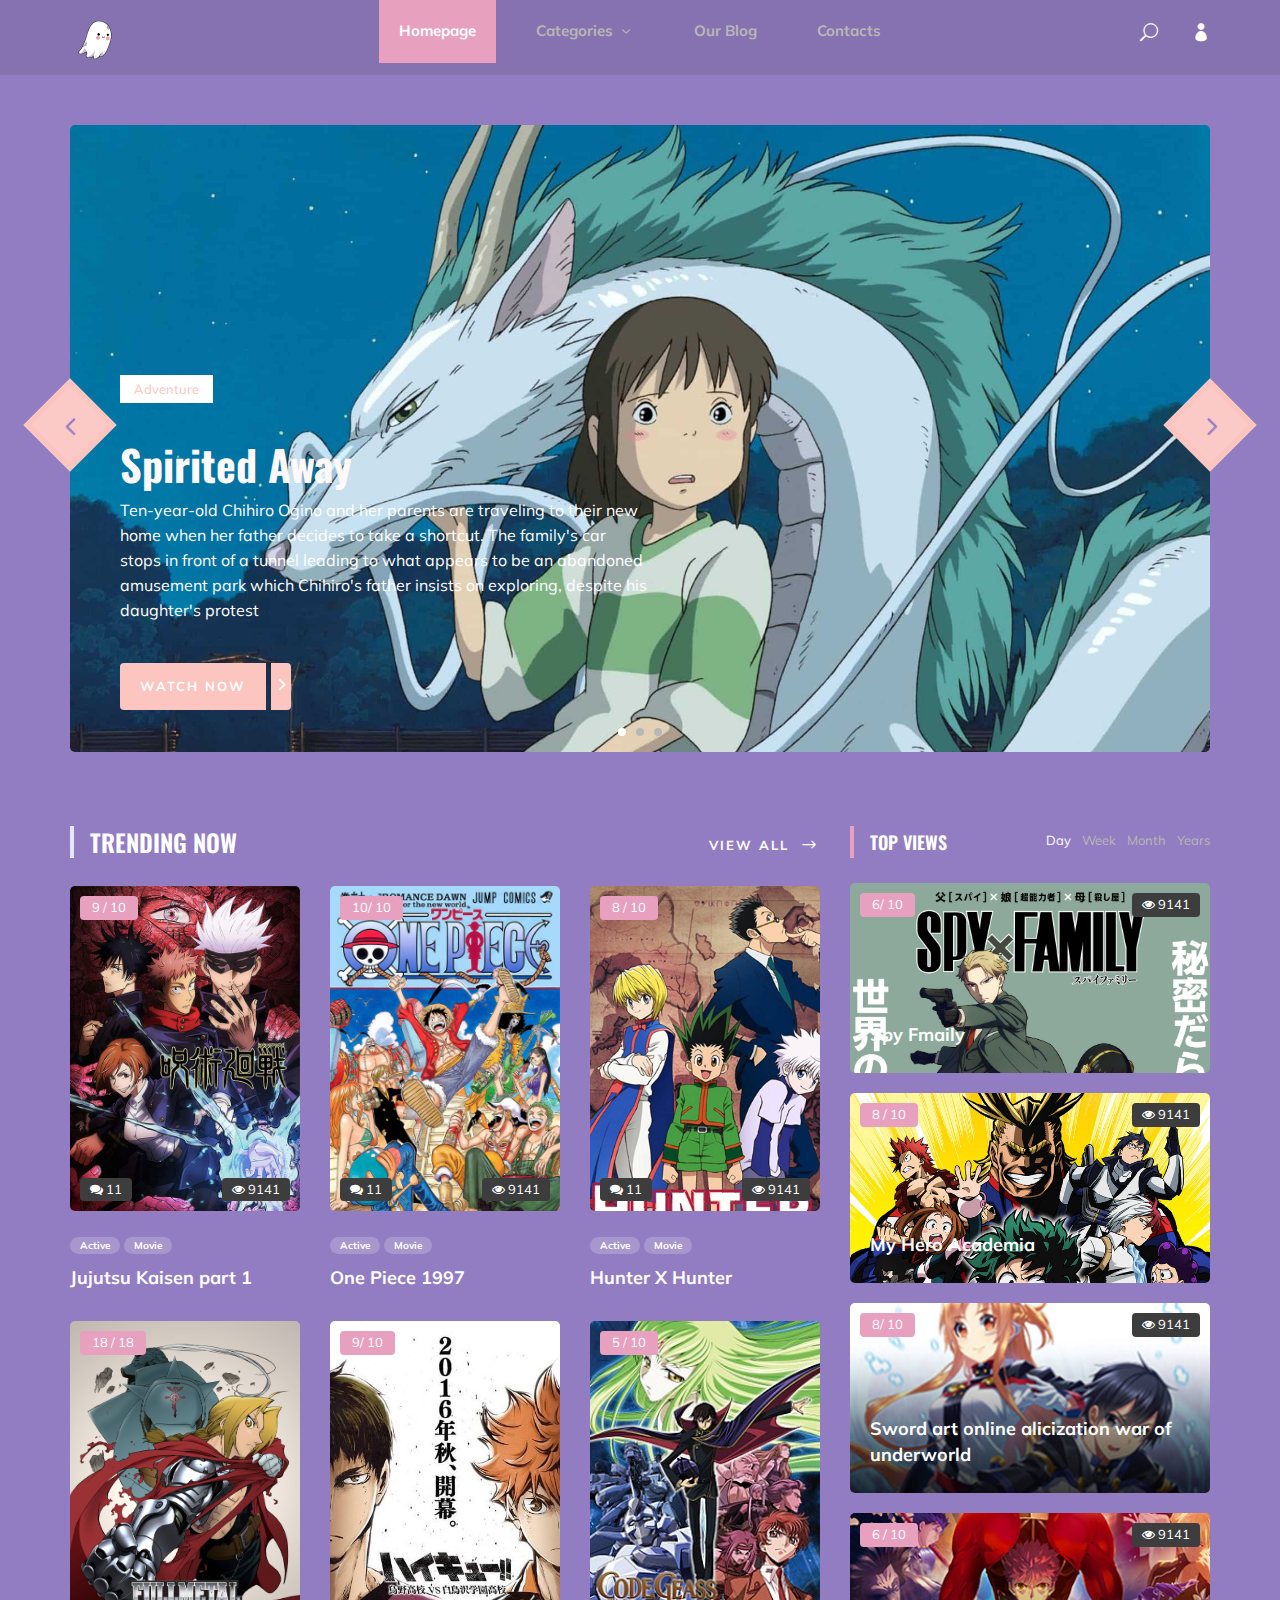
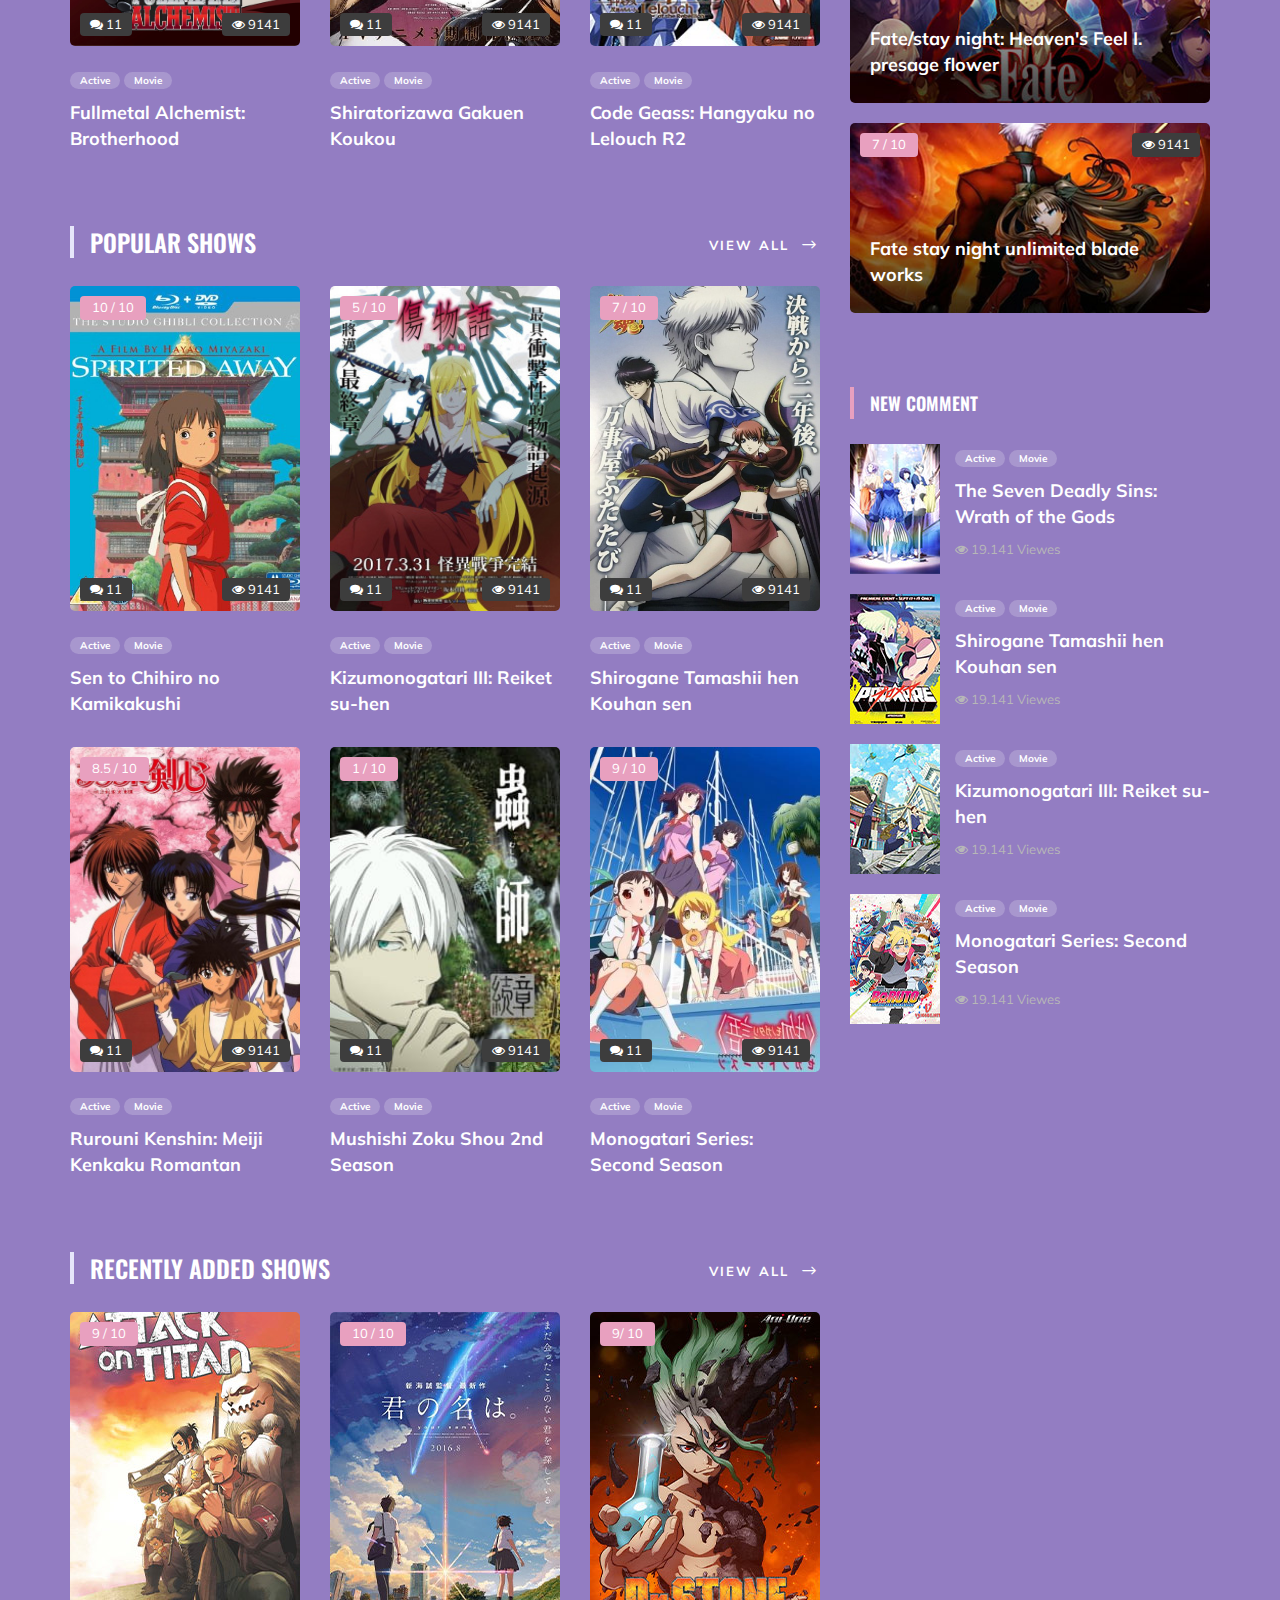
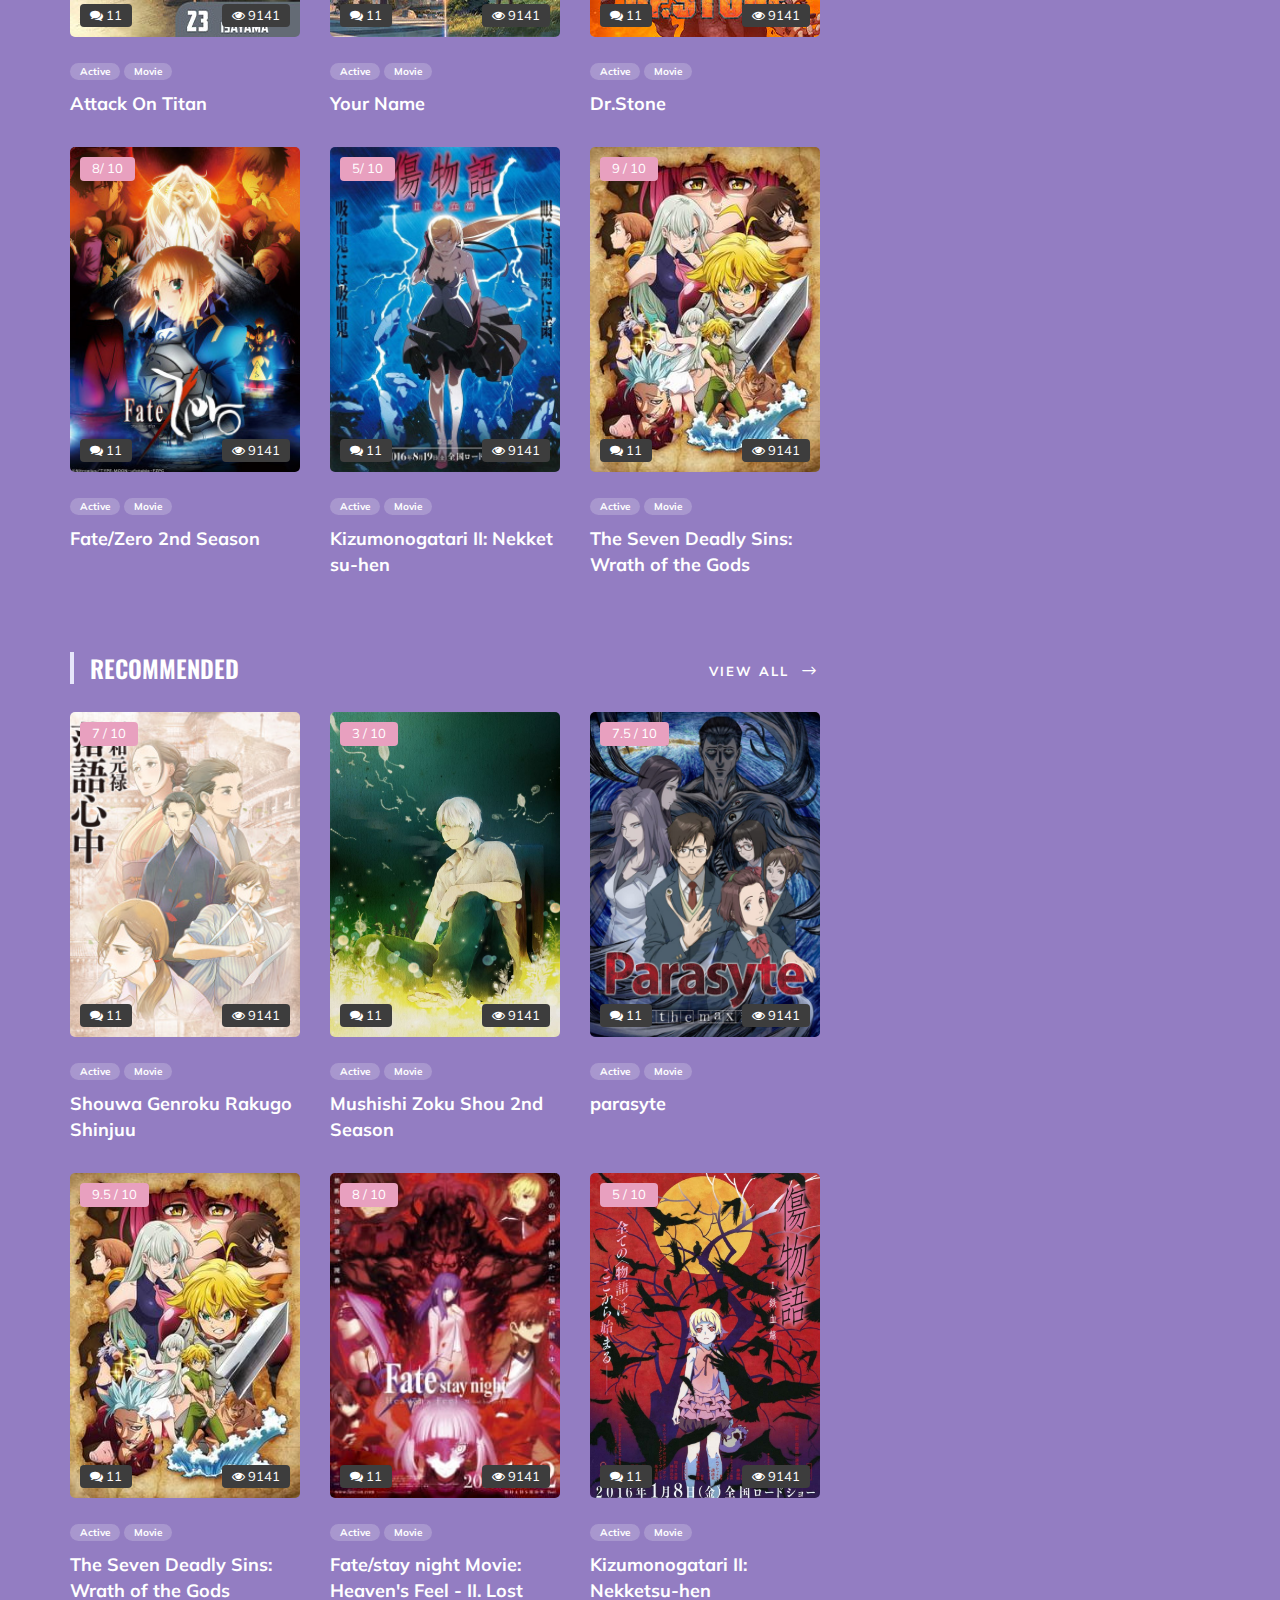
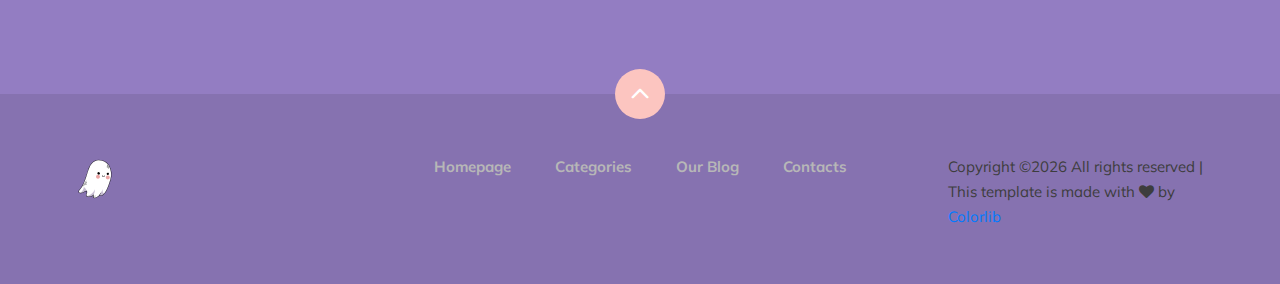
<file: index.html>
<!DOCTYPE html>
<html lang="zxx">

<head>
    <meta charset="UTF-8">
    <meta name="description" content="Anime Template">
    <meta name="keywords" content="Anime, unica, creative, html">
    <meta name="viewport" content="width=device-width, initial-scale=1.0">
    <meta http-equiv="X-UA-Compatible" content="ie=edge">
    <title>Anime</title>

    <!-- Google Font -->
    <link href="https://fonts.googleapis.com/css2?family=Oswald:wght@300;400;500;600;700&display=swap" rel="stylesheet">
    <link href="https://fonts.googleapis.com/css2?family=Mulish:wght@300;400;500;600;700;800;900&display=swap"
    rel="stylesheet">

    <!-- Css Styles -->
    <link rel="stylesheet" href="css/bootstrap.min.css" type="text/css">
    <link rel="stylesheet" href="css/font-awesome.min.css" type="text/css">
    <link rel="stylesheet" href="css/elegant-icons.css" type="text/css">
    <link rel="stylesheet" href="css/plyr.css" type="text/css">
    <link rel="stylesheet" href="css/nice-select.css" type="text/css">
    <link rel="stylesheet" href="css/owl.carousel.min.css" type="text/css">
    <link rel="stylesheet" href="css/slicknav.min.css" type="text/css">
    <link rel="stylesheet" href="css/style.css" type="text/css">
</head>

<body>
    <!-- Page Preloder -->
    <div id="preloder">
        <div class="loader"></div>
    </div>

    <!-- Header Section Begin -->
    <header class="header">
        <div class="container">
            <div class="row">
                <div class="col-lg-2">
                    <div class="header__logo">
                        <a href="./index.html">
                            <img src="img/logo.png" alt="">
                        </a>
                    </div>
                </div>
                <div class="col-lg-8">
                    <div class="header__nav">
                        <nav class="header__menu mobile-menu">
                            <ul>
                                <li class="active"><a href="./index.html">Homepage</a></li>
                                <li><a href="./categories.html">Categories <span class="arrow_carrot-down"></span></a>
                                    <ul class="dropdown">
                                        <li><a href="./categories.html">Categories</a></li>
                                        <li><a href="./anime-details.html">Anime Details</a></li>
                                        <li><a href="./anime-watching.html">Anime Watching</a></li>
                                        <li><a href="./blog-details.html">Blog Details</a></li>
                                        <li><a href="./signup.html">Sign Up</a></li>
                                        <li><a href="./login.html">Login</a></li>
                                    </ul>
                                </li>
                                <li><a href="./blog.html">Our Blog</a></li>
                                <li><a href="#">Contacts</a></li>
                            </ul>
                        </nav>
                    </div>
                </div>
                <div class="col-lg-2">
                    <div class="header__right">
                        <a href="#" class="search-switch"><span class="icon_search"></span></a>
                        <a href="./login.html"><span class="icon_profile"></span></a>
                    </div>
                </div>
            </div>
            <div id="mobile-menu-wrap"></div>
        </div>
    </header>
    <!-- Header End -->

    <!-- Hero Section Begin -->
    <section class="hero">
        <div class="container">
            <div class="hero__slider owl-carousel">
                <div class="hero__items set-bg" data-setbg="img/hero/hero-1.jpg">
                    <div class="row">
                        <div class="col-lg-6">
                            <div class="hero__text">
                                <div class="label">Adventure</div>
                                <h2>Spirited Away</h2>
                                <p>Ten-year-old Chihiro Ogino and her parents are traveling to their new home when her father decides to take a shortcut. The family's car stops in front of a tunnel leading to what appears to be an abandoned amusement park which Chihiro's father insists on exploring, despite his daughter's protest</p>
                                <a href="#"><span>Watch Now</span> <i class="fa fa-angle-right"></i></a>
                            </div>
                        </div>
                    </div>
                </div>
                <div class="hero__items set-bg" data-setbg="img/hero/pon.jpg">
                    <div class="row">
                        <div class="col-lg-6">
                            <div class="hero__text">
                                <div class="label">Adventure</div>
                                <h2>Ponyo</h2>
                                <p>Fujimoto, a once-human wizard/scientist, lives underwater with his daughter Brunhilde and her numerous smaller sisters. While she and her siblings are on an outing with their father in his four-flippered submarine, Brunhilde sneaks off and floats away on the back of a jellyfish.</p>
                                <a href="#"><span>Watch Now</span> <i class="fa fa-angle-right"></i></a>
                            </div>
                        </div>
                    </div>
                </div>
                <div class="hero__items set-bg" data-setbg="img/hero/onep.jpg">
                    <div class="row">
                        <div class="col-lg-6">
                            <div class="hero__text">
                                <div class="label">Adventure</div>
                                <h2>One Piece</h2>
                                <p>The series focuses on Monkey D. Luffy, a young man made of rubber, who, inspired by his childhood idol, the powerful pirate Red-Haired Shanks, sets off on a journey from the East Blue Sea to find the mythical treasure, the One Piece, and proclaim himself the King of the Pirates.</p>
                                <a href="#"><span>Watch Now</span> <i class="fa fa-angle-right"></i></a>
                            </div>
                        </div>
                    </div>
                </div>
            </div>
        </div>
    </section>
    <!-- Hero Section End -->

    <!-- Product Section Begin -->
    <section class="product spad">
        <div class="container">
            <div class="row">
                <div class="col-lg-8">
                    <div class="trending__product">
                        <div class="row">
                            <div class="col-lg-8 col-md-8 col-sm-8">
                                <div class="section-title">
                                    <h4>Trending Now</h4>
                                </div>
                            </div>
                            <div class="col-lg-4 col-md-4 col-sm-4">
                                <div class="btn__all">
                                    <a href="#" class="primary-btn">View All <span class="arrow_right"></span></a>
                                </div>
                            </div>
                        </div>
                        <div class="row">
                            <div class="col-lg-4 col-md-6 col-sm-6">
                                <div class="product__item">
                                    <div class="product__item__pic set-bg" data-setbg="img/trending/trend-1.jpg">
                                        <div class="ep">9 / 10</div>
                                        <div class="comment"><i class="fa fa-comments"></i> 11</div>
                                        <div class="view"><i class="fa fa-eye"></i> 9141</div>
                                    </div>
                                    <div class="product__item__text">
                                        <ul>
                                            <li>Active</li>
                                            <li>Movie</li>
                                        </ul>
                                        <h5><a href="#">Jujutsu Kaisen part 1</a></h5>
                                    </div>
                                </div>
                            </div>
                            <div class="col-lg-4 col-md-6 col-sm-6">
                                <div class="product__item">
                                    <div class="product__item__pic set-bg" data-setbg="img/trending/trend-2.jpg">
                                        <div class="ep">10/ 10</div>
                                        <div class="comment"><i class="fa fa-comments"></i> 11</div>
                                        <div class="view"><i class="fa fa-eye"></i> 9141</div>
                                    </div>
                                    <div class="product__item__text">
                                        <ul>
                                            <li>Active</li>
                                            <li>Movie</li>
                                        </ul>
                                        <h5><a href="#">One Piece 1997</a></h5>
                                    </div>
                                </div>
                            </div>
                            <div class="col-lg-4 col-md-6 col-sm-6">
                                <div class="product__item">
                                    <div class="product__item__pic set-bg" data-setbg="img/trending/trend-3.jpg">
                                        <div class="ep">8 / 10</div>
                                        <div class="comment"><i class="fa fa-comments"></i> 11</div>
                                        <div class="view"><i class="fa fa-eye"></i> 9141</div>
                                    </div>
                                    <div class="product__item__text">
                                        <ul>
                                            <li>Active</li>
                                            <li>Movie</li>
                                        </ul>
                                        <h5><a href="#">Hunter X Hunter</a></h5>
                                    </div>
                                </div>
                            </div>
                            <div class="col-lg-4 col-md-6 col-sm-6">
                                <div class="product__item">
                                    <div class="product__item__pic set-bg" data-setbg="img/trending/trend-4.jpg">
                                        <div class="ep">18 / 18</div>
                                        <div class="comment"><i class="fa fa-comments"></i> 11</div>
                                        <div class="view"><i class="fa fa-eye"></i> 9141</div>
                                    </div>
                                    <div class="product__item__text">
                                        <ul>
                                            <li>Active</li>
                                            <li>Movie</li>
                                        </ul>
                                        <h5><a href="#">Fullmetal Alchemist: Brotherhood</a></h5>
                                    </div>
                                </div>
                            </div>
                            <div class="col-lg-4 col-md-6 col-sm-6">
                                <div class="product__item">
                                    <div class="product__item__pic set-bg" data-setbg="img/trending/trend-5.jpg">
                                        <div class="ep">9/ 10</div>
                                        <div class="comment"><i class="fa fa-comments"></i> 11</div>
                                        <div class="view"><i class="fa fa-eye"></i> 9141</div>
                                    </div>
                                    <div class="product__item__text">
                                        <ul>
                                            <li>Active</li>
                                            <li>Movie</li>
                                        </ul>
                                        <h5><a href="#">Shiratorizawa Gakuen Koukou</a></h5>
                                    </div>
                                </div>
                            </div>
                            <div class="col-lg-4 col-md-6 col-sm-6">
                                <div class="product__item">
                                    <div class="product__item__pic set-bg" data-setbg="img/trending/trend-6.jpg">
                                        <div class="ep">5 / 10</div>
                                        <div class="comment"><i class="fa fa-comments"></i> 11</div>
                                        <div class="view"><i class="fa fa-eye"></i> 9141</div>
                                    </div>
                                    <div class="product__item__text">
                                        <ul>
                                            <li>Active</li>
                                            <li>Movie</li>
                                        </ul>
                                        <h5><a href="#">Code Geass: Hangyaku no Lelouch R2</a></h5>
                                    </div>
                                </div>
                            </div>
                        </div>
                    </div>
                    <div class="popular__product">
                        <div class="row">
                            <div class="col-lg-8 col-md-8 col-sm-8">
                                <div class="section-title">
                                    <h4>Popular Shows</h4>
                                </div>
                            </div>
                            <div class="col-lg-4 col-md-4 col-sm-4">
                                <div class="btn__all">
                                    <a href="#" class="primary-btn">View All <span class="arrow_right"></span></a>
                                </div>
                            </div>
                        </div>
                        <div class="row">
                            <div class="col-lg-4 col-md-6 col-sm-6">
                                <div class="product__item">
                                    <div class="product__item__pic set-bg" data-setbg="img/popular/popular-1.jpg">
                                        <div class="ep">10 / 10</div>
                                        <div class="comment"><i class="fa fa-comments"></i> 11</div>
                                        <div class="view"><i class="fa fa-eye"></i> 9141</div>
                                    </div>
                                    <div class="product__item__text">
                                        <ul>
                                            <li>Active</li>
                                            <li>Movie</li>
                                        </ul>
                                        <h5><a href="#">Sen to Chihiro no Kamikakushi</a></h5>
                                    </div>
                                </div>
                            </div>
                            <div class="col-lg-4 col-md-6 col-sm-6">
                                <div class="product__item">
                                    <div class="product__item__pic set-bg" data-setbg="img/popular/popular-2.jpg">
                                        <div class="ep">5 / 10</div>
                                        <div class="comment"><i class="fa fa-comments"></i> 11</div>
                                        <div class="view"><i class="fa fa-eye"></i> 9141</div>
                                    </div>
                                    <div class="product__item__text">
                                        <ul>
                                            <li>Active</li>
                                            <li>Movie</li>
                                        </ul>
                                        <h5><a href="#">Kizumonogatari III: Reiket su-hen</a></h5>
                                    </div>
                                </div>
                            </div>
                            <div class="col-lg-4 col-md-6 col-sm-6">
                                <div class="product__item">
                                    <div class="product__item__pic set-bg" data-setbg="img/popular/popular-3.jpg">
                                        <div class="ep">7 / 10</div>
                                        <div class="comment"><i class="fa fa-comments"></i> 11</div>
                                        <div class="view"><i class="fa fa-eye"></i> 9141</div>
                                    </div>
                                    <div class="product__item__text">
                                        <ul>
                                            <li>Active</li>
                                            <li>Movie</li>
                                        </ul>
                                        <h5><a href="#">Shirogane Tamashii hen Kouhan sen</a></h5>
                                    </div>
                                </div>
                            </div>
                            <div class="col-lg-4 col-md-6 col-sm-6">
                                <div class="product__item">
                                    <div class="product__item__pic set-bg" data-setbg="img/popular/popular-4.jpg">
                                        <div class="ep">8.5 / 10</div>
                                        <div class="comment"><i class="fa fa-comments"></i> 11</div>
                                        <div class="view"><i class="fa fa-eye"></i> 9141</div>
                                    </div>
                                    <div class="product__item__text">
                                        <ul>
                                            <li>Active</li>
                                            <li>Movie</li>
                                        </ul>
                                        <h5><a href="#">Rurouni Kenshin: Meiji Kenkaku Romantan</a></h5>
                                    </div>
                                </div>
                            </div>
                            <div class="col-lg-4 col-md-6 col-sm-6">
                                <div class="product__item">
                                    <div class="product__item__pic set-bg" data-setbg="img/popular/popular-5.jpg">
                                        <div class="ep">1 / 10</div>
                                        <div class="comment"><i class="fa fa-comments"></i> 11</div>
                                        <div class="view"><i class="fa fa-eye"></i> 9141</div>
                                    </div>
                                    <div class="product__item__text">
                                        <ul>
                                            <li>Active</li>
                                            <li>Movie</li>
                                        </ul>
                                        <h5><a href="#">Mushishi Zoku Shou 2nd Season</a></h5>
                                    </div>
                                </div>
                            </div>
                            <div class="col-lg-4 col-md-6 col-sm-6">
                                <div class="product__item">
                                    <div class="product__item__pic set-bg" data-setbg="img/popular/popular-6.jpg">
                                        <div class="ep">9 / 10</div>
                                        <div class="comment"><i class="fa fa-comments"></i> 11</div>
                                        <div class="view"><i class="fa fa-eye"></i> 9141</div>
                                    </div>
                                    <div class="product__item__text">
                                        <ul>
                                            <li>Active</li>
                                            <li>Movie</li>
                                        </ul>
                                        <h5><a href="#">Monogatari Series: Second Season</a></h5>
                                    </div>
                                </div>
                            </div>
                        </div>
                    </div>
                    <div class="recent__product">
                        <div class="row">
                            <div class="col-lg-8 col-md-8 col-sm-8">
                                <div class="section-title">
                                    <h4>Recently Added Shows</h4>
                                </div>
                            </div>
                            <div class="col-lg-4 col-md-4 col-sm-4">
                                <div class="btn__all">
                                    <a href="#" class="primary-btn">View All <span class="arrow_right"></span></a>
                                </div>
                            </div>
                        </div>
                        <div class="row">
                            <div class="col-lg-4 col-md-6 col-sm-6">
                                <div class="product__item">
                                    <div class="product__item__pic set-bg" data-setbg="img/recent/recent-1.jpg">
                                        <div class="ep">9 / 10</div>
                                        <div class="comment"><i class="fa fa-comments"></i> 11</div>
                                        <div class="view"><i class="fa fa-eye"></i> 9141</div>
                                    </div>
                                    <div class="product__item__text">
                                        <ul>
                                            <li>Active</li>
                                            <li>Movie</li>
                                        </ul>
                                        <h5><a href="#">Attack On Titan</a></h5>
                                    </div>
                                </div>
                            </div>
                            <div class="col-lg-4 col-md-6 col-sm-6">
                                <div class="product__item">
                                    <div class="product__item__pic set-bg" data-setbg="img/recent/recent-2.jpg">
                                        <div class="ep">10 / 10</div>
                                        <div class="comment"><i class="fa fa-comments"></i> 11</div>
                                        <div class="view"><i class="fa fa-eye"></i> 9141</div>
                                    </div>
                                    <div class="product__item__text">
                                        <ul>
                                            <li>Active</li>
                                            <li>Movie</li>
                                        </ul>
                                        <h5><a href="#">Your Name</a></h5>
                                    </div>
                                </div>
                            </div>
                            <div class="col-lg-4 col-md-6 col-sm-6">
                                <div class="product__item">
                                    <div class="product__item__pic set-bg" data-setbg="img/recent/recent-3.jpg">
                                        <div class="ep">9/ 10</div>
                                        <div class="comment"><i class="fa fa-comments"></i> 11</div>
                                        <div class="view"><i class="fa fa-eye"></i> 9141</div>
                                    </div>
                                    <div class="product__item__text">
                                        <ul>
                                            <li>Active</li>
                                            <li>Movie</li>
                                        </ul>
                                        <h5><a href="#">Dr.Stone</a></h5>
                                    </div>
                                </div>
                            </div>
                            <div class="col-lg-4 col-md-6 col-sm-6">
                                <div class="product__item">
                                    <div class="product__item__pic set-bg" data-setbg="img/recent/recent-4.jpg">
                                        <div class="ep">8/ 10</div>
                                        <div class="comment"><i class="fa fa-comments"></i> 11</div>
                                        <div class="view"><i class="fa fa-eye"></i> 9141</div>
                                    </div>
                                    <div class="product__item__text">
                                        <ul>
                                            <li>Active</li>
                                            <li>Movie</li>
                                        </ul>
                                        <h5><a href="#">Fate/Zero 2nd Season</a></h5>
                                    </div>
                                </div>
                            </div>
                            <div class="col-lg-4 col-md-6 col-sm-6">
                                <div class="product__item">
                                    <div class="product__item__pic set-bg" data-setbg="img/recent/recent-5.jpg">
                                        <div class="ep">5/ 10</div>
                                        <div class="comment"><i class="fa fa-comments"></i> 11</div>
                                        <div class="view"><i class="fa fa-eye"></i> 9141</div>
                                    </div>
                                    <div class="product__item__text">
                                        <ul>
                                            <li>Active</li>
                                            <li>Movie</li>
                                        </ul>
                                        <h5><a href="#">Kizumonogatari II: Nekket su-hen</a></h5>
                                    </div>
                                </div>
                            </div>
                            <div class="col-lg-4 col-md-6 col-sm-6">
                                <div class="product__item">
                                    <div class="product__item__pic set-bg" data-setbg="img/recent/recent-6.jpg">
                                        <div class="ep">9 / 10</div>
                                        <div class="comment"><i class="fa fa-comments"></i> 11</div>
                                        <div class="view"><i class="fa fa-eye"></i> 9141</div>
                                    </div>
                                    <div class="product__item__text">
                                        <ul>
                                            <li>Active</li>
                                            <li>Movie</li>
                                        </ul>
                                        <h5><a href="#">The Seven Deadly Sins: Wrath of the Gods</a></h5>
                                    </div>
                                </div>
                            </div>
                        </div>
                    </div>
                    <div class="live__product">
                        <div class="row">
                            <div class="col-lg-8 col-md-8 col-sm-8">
                                <div class="section-title">
                                    <h4>Recommended</h4>
                                </div>
                            </div>
                            <div class="col-lg-4 col-md-4 col-sm-4">
                                <div class="btn__all">
                                    <a href="#" class="primary-btn">View All <span class="arrow_right"></span></a>
                                </div>
                            </div>
                        </div>
                        <div class="row">
                            <div class="col-lg-4 col-md-6 col-sm-6">
                                <div class="product__item">
                                    <div class="product__item__pic set-bg" data-setbg="img/live/live-1.jpg">
                                        <div class="ep">7 / 10</div>
                                        <div class="comment"><i class="fa fa-comments"></i> 11</div>
                                        <div class="view"><i class="fa fa-eye"></i> 9141</div>
                                    </div>
                                    <div class="product__item__text">
                                        <ul>
                                            <li>Active</li>
                                            <li>Movie</li>
                                        </ul>
                                        <h5><a href="#">Shouwa Genroku Rakugo Shinjuu</a></h5>
                                    </div>
                                </div>
                            </div>
                            <div class="col-lg-4 col-md-6 col-sm-6">
                                <div class="product__item">
                                    <div class="product__item__pic set-bg" data-setbg="img/live/live-2.jpg">
                                        <div class="ep">3 / 10</div>
                                        <div class="comment"><i class="fa fa-comments"></i> 11</div>
                                        <div class="view"><i class="fa fa-eye"></i> 9141</div>
                                    </div>
                                    <div class="product__item__text">
                                        <ul>
                                            <li>Active</li>
                                            <li>Movie</li>
                                        </ul>
                                        <h5><a href="#">Mushishi Zoku Shou 2nd Season</a></h5>
                                    </div>
                                </div>
                            </div>
                            <div class="col-lg-4 col-md-6 col-sm-6">
                                <div class="product__item">
                                    <div class="product__item__pic set-bg" data-setbg="img/live/live-3.jpg">
                                        <div class="ep">7.5 / 10</div>
                                        <div class="comment"><i class="fa fa-comments"></i> 11</div>
                                        <div class="view"><i class="fa fa-eye"></i> 9141</div>
                                    </div>
                                    <div class="product__item__text">
                                        <ul>
                                            <li>Active</li>
                                            <li>Movie</li>
                                        </ul>
                                        <h5><a href="#">parasyte</a></h5>
                                    </div>
                                </div>
                            </div>
                            <div class="col-lg-4 col-md-6 col-sm-6">
                                <div class="product__item">
                                    <div class="product__item__pic set-bg" data-setbg="img/live/live-4.jpg">
                                        <div class="ep">9.5 / 10</div>
                                        <div class="comment"><i class="fa fa-comments"></i> 11</div>
                                        <div class="view"><i class="fa fa-eye"></i> 9141</div>
                                    </div>
                                    <div class="product__item__text">
                                        <ul>
                                            <li>Active</li>
                                            <li>Movie</li>
                                        </ul>
                                        <h5><a href="#">The Seven Deadly Sins: Wrath of the Gods</a></h5>
                                    </div>
                                </div>
                            </div>
                            <div class="col-lg-4 col-md-6 col-sm-6">
                                <div class="product__item">
                                    <div class="product__item__pic set-bg" data-setbg="img/live/live-5.jpg">
                                        <div class="ep">8 / 10</div>
                                        <div class="comment"><i class="fa fa-comments"></i> 11</div>
                                        <div class="view"><i class="fa fa-eye"></i> 9141</div>
                                    </div>
                                    <div class="product__item__text">
                                        <ul>
                                            <li>Active</li>
                                            <li>Movie</li>
                                        </ul>
                                        <h5><a href="#">Fate/stay night Movie: Heaven's Feel - II. Lost</a></h5>
                                    </div>
                                </div>
                            </div>
                            <div class="col-lg-4 col-md-6 col-sm-6">
                                <div class="product__item">
                                    <div class="product__item__pic set-bg" data-setbg="img/live/live-6.jpg">
                                        <div class="ep">5 / 10</div>
                                        <div class="comment"><i class="fa fa-comments"></i> 11</div>
                                        <div class="view"><i class="fa fa-eye"></i> 9141</div>
                                    </div>
                                    <div class="product__item__text">
                                        <ul>
                                            <li>Active</li>
                                            <li>Movie</li>
                                        </ul>
                                        <h5><a href="#">Kizumonogatari II: Nekketsu-hen</a></h5>
                                    </div>
                                </div>
                            </div>
                        </div>
                    </div>
                </div>
                <div class="col-lg-4 col-md-6 col-sm-8">
                    <div class="product__sidebar">
                        <div class="product__sidebar__view">
                            <div class="section-title">
                                <h5>Top Views</h5>
                            </div>
                            <ul class="filter__controls">
                                <li class="active" data-filter="*">Day</li>
                                <li data-filter=".week">Week</li>
                                <li data-filter=".month">Month</li>
                                <li data-filter=".years">Years</li>
                            </ul>
                            <div class="filter__gallery">
                                <div class="product__sidebar__view__item set-bg mix day years"
                                data-setbg="img/sidebar/tv-1.jpg">
                                <div class="ep">6/ 10</div>
                                <div class="view"><i class="fa fa-eye"></i> 9141</div>
                                <h5><a href="#">Spy Fmaily</a></h5>
                            </div>
                            <div class="product__sidebar__view__item set-bg mix month week"
                            data-setbg="img/sidebar/tv-2.jpg">
                            <div class="ep">8 / 10</div>
                            <div class="view"><i class="fa fa-eye"></i> 9141</div>
                            <h5><a href="#">My Hero Academia</a></h5>
                        </div>
                        <div class="product__sidebar__view__item set-bg mix week years"
                        data-setbg="img/sidebar/tv-3.jpg">
                        <div class="ep">8/ 10</div>
                        <div class="view"><i class="fa fa-eye"></i> 9141</div>
                        <h5><a href="#">Sword art online alicization war of underworld</a></h5>
                    </div>
                    <div class="product__sidebar__view__item set-bg mix years month"
                    data-setbg="img/sidebar/tv-4.jpg">
                    <div class="ep">6 / 10</div>
                    <div class="view"><i class="fa fa-eye"></i> 9141</div>
                    <h5><a href="#">Fate/stay night: Heaven's Feel I. presage flower</a></h5>
                </div>
                <div class="product__sidebar__view__item set-bg mix day"
                data-setbg="img/sidebar/tv-5.jpg">
                <div class="ep">7 / 10</div>
                <div class="view"><i class="fa fa-eye"></i> 9141</div>
                <h5><a href="#">Fate stay night unlimited blade works</a></h5>
            </div>
        </div>
    </div>
    <div class="product__sidebar__comment">
        <div class="section-title">
            <h5>New Comment</h5>
        </div>
        <div class="product__sidebar__comment__item">
            <div class="product__sidebar__comment__item__pic">
                <img src="img/sidebar/comment-1.jpg" alt="">
            </div>
            <div class="product__sidebar__comment__item__text">
                <ul>
                    <li>Active</li>
                    <li>Movie</li>
                </ul>
                <h5><a href="#">The Seven Deadly Sins: Wrath of the Gods</a></h5>
                <span><i class="fa fa-eye"></i> 19.141 Viewes</span>
            </div>
        </div>
        <div class="product__sidebar__comment__item">
            <div class="product__sidebar__comment__item__pic">
                <img src="img/sidebar/comment-2.jpg" alt="">
            </div>
            <div class="product__sidebar__comment__item__text">
                <ul>
                    <li>Active</li>
                    <li>Movie</li>
                </ul>
                <h5><a href="#">Shirogane Tamashii hen Kouhan sen</a></h5>
                <span><i class="fa fa-eye"></i> 19.141 Viewes</span>
            </div>
        </div>
        <div class="product__sidebar__comment__item">
            <div class="product__sidebar__comment__item__pic">
                <img src="img/sidebar/comment-3.jpg" alt="">
            </div>
            <div class="product__sidebar__comment__item__text">
                <ul>
                    <li>Active</li>
                    <li>Movie</li>
                </ul>
                <h5><a href="#">Kizumonogatari III: Reiket su-hen</a></h5>
                <span><i class="fa fa-eye"></i> 19.141 Viewes</span>
            </div>
        </div>
        <div class="product__sidebar__comment__item">
            <div class="product__sidebar__comment__item__pic">
                <img src="img/sidebar/comment-4.jpg" alt="">
            </div>
            <div class="product__sidebar__comment__item__text">
                <ul>
                    <li>Active</li>
                    <li>Movie</li>
                </ul>
                <h5><a href="#">Monogatari Series: Second Season</a></h5>
                <span><i class="fa fa-eye"></i> 19.141 Viewes</span>
            </div>
        </div>
    </div>
</div>
</div>
</div>
</div>
</section>
<!-- Product Section End -->

<!-- Footer Section Begin -->
<footer class="footer">
    <div class="page-up">
        <a href="#" id="scrollToTopButton"><span class="arrow_carrot-up"></span></a>
    </div>
    <div class="container">
        <div class="row">
            <div class="col-lg-3">
                <div class="footer__logo">
                    <a href="./index.html"><img src="img/logo.png" alt=""></a>
                </div>
            </div>
            <div class="col-lg-6">
                <div class="footer__nav">
                    <ul>
                        <li class="active"><a href="./index.html">Homepage</a></li>
                        <li><a href="./categories.html">Categories</a></li>
                        <li><a href="./blog.html">Our Blog</a></li>
                        <li><a href="#">Contacts</a></li>
                    </ul>
                </div>
            </div>
            <div class="col-lg-3">
                <p><!-- Link back to Colorlib can't be removed. Template is licensed under CC BY 3.0. -->
                  Copyright &copy;<script>document.write(new Date().getFullYear());</script> All rights reserved | This template is made with <i class="fa fa-heart" aria-hidden="true"></i> by <a href="https://colorlib.com" target="_blank">Colorlib</a>
                  <!-- Link back to Colorlib can't be removed. Template is licensed under CC BY 3.0. --></p>

              </div>
          </div>
      </div>
  </footer>
  <!-- Footer Section End -->

  <!-- Search model Begin -->
  <div class="search-model">
    <div class="h-100 d-flex align-items-center justify-content-center">
        <div class="search-close-switch"><i class="icon_close"></i></div>
        <form class="search-model-form">
            <input type="text" id="search-input" placeholder="Search here.....">
        </form>
    </div>
</div>
<!-- Search model end -->

<!-- Js Plugins -->
<script src="js/jquery-3.3.1.min.js"></script>
<script src="js/bootstrap.min.js"></script>
<script src="js/player.js"></script>
<script src="js/jquery.nice-select.min.js"></script>
<script src="js/mixitup.min.js"></script>
<script src="js/jquery.slicknav.js"></script>
<script src="js/owl.carousel.min.js"></script>
<script src="js/main.js"></script>


</body>

</html>
</file>
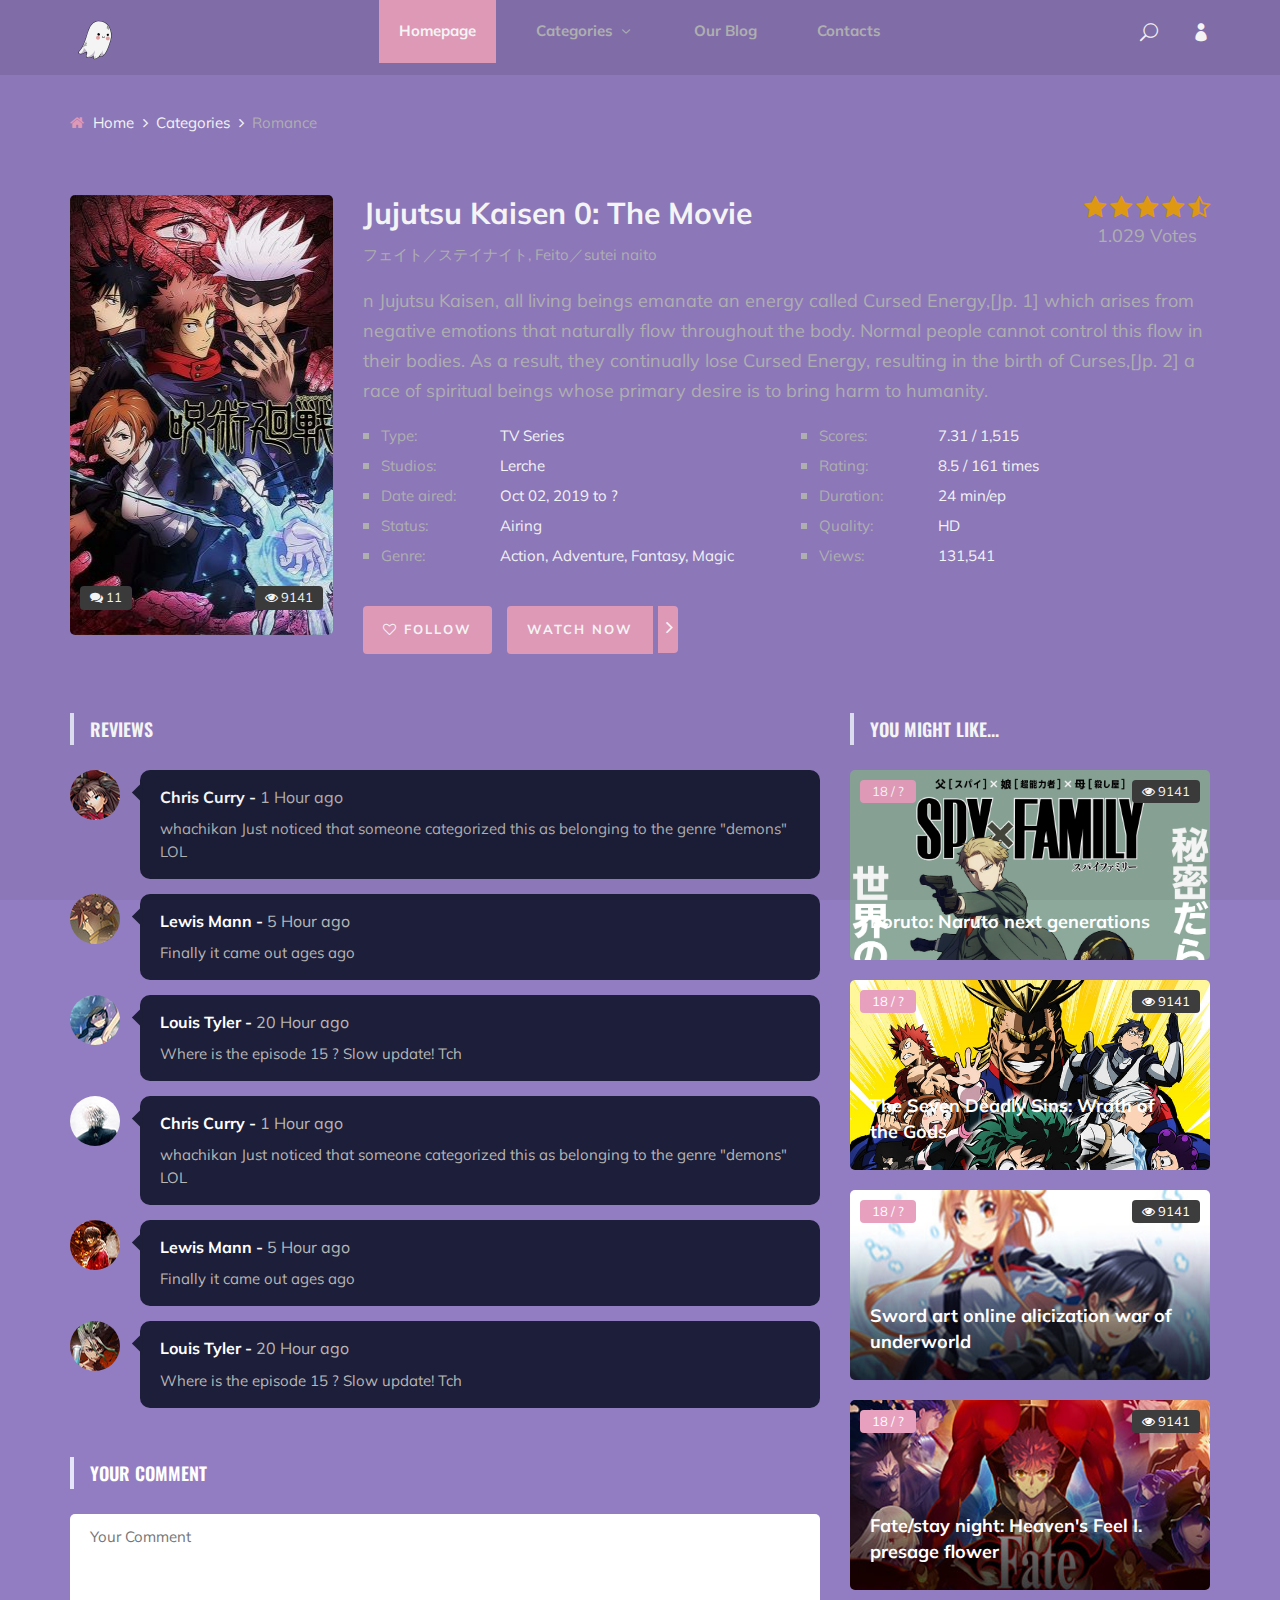
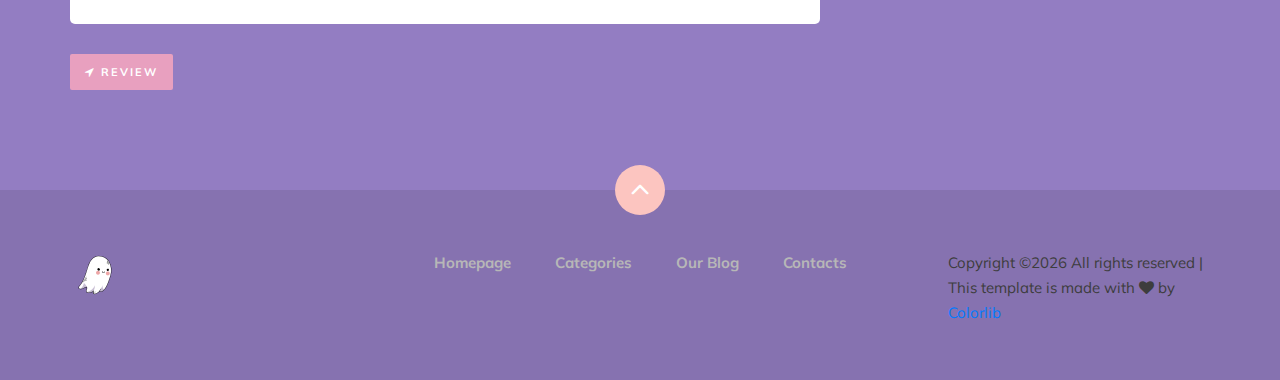
<file: anime-details.html>
<!DOCTYPE html>
<html lang="zxx">

<head>
    <meta charset="UTF-8">
    <meta name="description" content="Anime Template">
    <meta name="keywords" content="Anime, unica, creative, html">
    <meta name="viewport" content="width=device-width, initial-scale=1.0">
    <meta http-equiv="X-UA-Compatible" content="ie=edge">
    <title>Anime | Template</title>

    <!-- Google Font -->
    <link href="https://fonts.googleapis.com/css2?family=Oswald:wght@300;400;500;600;700&display=swap" rel="stylesheet">
    <link href="https://fonts.googleapis.com/css2?family=Mulish:wght@300;400;500;600;700;800;900&display=swap"
    rel="stylesheet">

    <!-- Css Styles -->
    <link rel="stylesheet" href="css/bootstrap.min.css" type="text/css">
    <link rel="stylesheet" href="css/font-awesome.min.css" type="text/css">
    <link rel="stylesheet" href="css/elegant-icons.css" type="text/css">
    <link rel="stylesheet" href="css/plyr.css" type="text/css">
    <link rel="stylesheet" href="css/nice-select.css" type="text/css">
    <link rel="stylesheet" href="css/owl.carousel.min.css" type="text/css">
    <link rel="stylesheet" href="css/slicknav.min.css" type="text/css">
    <link rel="stylesheet" href="css/style.css" type="text/css">
</head>

<body>
    <!-- Page Preloder -->
    <div id="preloder">
        <div class="loader"></div>
    </div>

    <!-- Header Section Begin -->
    <header class="header">
        <div class="container">
            <div class="row">
                <div class="col-lg-2">
                    <div class="header__logo">
                        <a href="./index.html">
                            <img src="img/logo.png" alt="">
                        </a>
                    </div>
                </div>
                <div class="col-lg-8">
                    <div class="header__nav">
                        <nav class="header__menu mobile-menu">
                            <ul>
                                <li class="active"><a href="./index.html">Homepage</a></li>
                                <li><a href="./categories.html">Categories <span class="arrow_carrot-down"></span></a>
                                    <ul class="dropdown">
                                        <li><a href="./categories.html">Categories</a></li>
                                        <li><a href="./anime-details.html">Anime Details</a></li>
                                        <li><a href="./anime-watching.html">Anime Watching</a></li>
                                        <li><a href="./blog-details.html">Blog Details</a></li>
                                        <li><a href="./signup.html">Sign Up</a></li>
                                        <li><a href="./login.html">Login</a></li>
                                    </ul>
                                </li>
                                <li><a href="./blog.html">Our Blog</a></li>
                                <li><a href="#">Contacts</a></li>
                            </ul>
                        </nav>
                    </div>
                </div>
                <div class="col-lg-2">
                    <div class="header__right">
                        <a href="#" class="search-switch"><span class="icon_search"></span></a>
                        <a href="./login.html"><span class="icon_profile"></span></a>
                    </div>
                </div>
            </div>
            <div id="mobile-menu-wrap"></div>
        </div>
    </header>
    <!-- Header End -->

    <!-- Breadcrumb Begin -->
    <div class="breadcrumb-option">
        <div class="container">
            <div class="row">
                <div class="col-lg-12">
                    <div class="breadcrumb__links">
                        <a href="./index.html"><i class="fa fa-home"></i> Home</a>
                        <a href="./categories.html">Categories</a>
                        <span>Romance</span>
                    </div>
                </div>
            </div>
        </div>
    </div>
    <!-- Breadcrumb End -->

    <!-- Anime Section Begin -->
    <section class="anime-details spad">
        <div class="container">
            <div class="anime__details__content">
                <div class="row">
                    <div class="col-lg-3">
                        <div class="anime__details__pic set-bg" data-setbg="img/anime/details-pic.jpg">
                            <div class="comment"><i class="fa fa-comments"></i> 11</div>
                            <div class="view"><i class="fa fa-eye"></i> 9141</div>
                        </div>
                    </div>
                    <div class="col-lg-9">
                        <div class="anime__details__text">
                            <div class="anime__details__title">
                                <h3>Jujutsu Kaisen 0: The Movie</h3>
                                <span>フェイト／ステイナイト, Feito／sutei naito</span>
                            </div>
                            <div class="anime__details__rating">
                                <div class="rating">
                                    <a href="#"><i class="fa fa-star"></i></a>
                                    <a href="#"><i class="fa fa-star"></i></a>
                                    <a href="#"><i class="fa fa-star"></i></a>
                                    <a href="#"><i class="fa fa-star"></i></a>
                                    <a href="#"><i class="fa fa-star-half-o"></i></a>
                                </div>
                                <span>1.029 Votes</span>
                            </div>
                            <p>n Jujutsu Kaisen, all living beings emanate an energy called Cursed Energy,[Jp. 1] which arises from negative emotions that naturally flow throughout the body. Normal people cannot control this flow in their bodies. As a result, they continually lose Cursed Energy, resulting in the birth of Curses,[Jp. 2] a race of spiritual beings whose primary desire is to bring harm to humanity.</p>
                            <div class="anime__details__widget">
                                <div class="row">
                                    <div class="col-lg-6 col-md-6">
                                        <ul>
                                            <li><span>Type:</span> TV Series</li>
                                            <li><span>Studios:</span> Lerche</li>
                                            <li><span>Date aired:</span> Oct 02, 2019 to ?</li>
                                            <li><span>Status:</span> Airing</li>
                                            <li><span>Genre:</span> Action, Adventure, Fantasy, Magic</li>
                                        </ul>
                                    </div>
                                    <div class="col-lg-6 col-md-6">
                                        <ul>
                                            <li><span>Scores:</span> 7.31 / 1,515</li>
                                            <li><span>Rating:</span> 8.5 / 161 times</li>
                                            <li><span>Duration:</span> 24 min/ep</li>
                                            <li><span>Quality:</span> HD</li>
                                            <li><span>Views:</span> 131,541</li>
                                        </ul>
                                    </div>
                                </div>
                            </div>
                            <div class="anime__details__btn">
                                <a href="#" class="follow-btn"><i class="fa fa-heart-o"></i> Follow</a>
                                <a href="#" class="watch-btn"><span>Watch Now</span> <i
                                    class="fa fa-angle-right"></i></a>
                                </div>
                            </div>
                        </div>
                    </div>
                </div>
                <div class="row">
                    <div class="col-lg-8 col-md-8">
                        <div class="anime__details__review">
                            <div class="section-title">
                                <h5>Reviews</h5>
                            </div>
                            <div class="anime__review__item">
                                <div class="anime__review__item__pic">
                                    <img src="img/anime/review-1.jpg" alt="">
                                </div>
                                <div class="anime__review__item__text">
                                    <h6>Chris Curry - <span>1 Hour ago</span></h6>
                                    <p>whachikan Just noticed that someone categorized this as belonging to the genre
                                    "demons" LOL</p>
                                </div>
                            </div>
                            <div class="anime__review__item">
                                <div class="anime__review__item__pic">
                                    <img src="img/anime/review-2.jpg" alt="">
                                </div>
                                <div class="anime__review__item__text">
                                    <h6>Lewis Mann - <span>5 Hour ago</span></h6>
                                    <p>Finally it came out ages ago</p>
                                </div>
                            </div>
                            <div class="anime__review__item">
                                <div class="anime__review__item__pic">
                                    <img src="img/anime/review-3.jpg" alt="">
                                </div>
                                <div class="anime__review__item__text">
                                    <h6>Louis Tyler - <span>20 Hour ago</span></h6>
                                    <p>Where is the episode 15 ? Slow update! Tch</p>
                                </div>
                            </div>
                            <div class="anime__review__item">
                                <div class="anime__review__item__pic">
                                    <img src="img/anime/review-4.jpg" alt="">
                                </div>
                                <div class="anime__review__item__text">
                                    <h6>Chris Curry - <span>1 Hour ago</span></h6>
                                    <p>whachikan Just noticed that someone categorized this as belonging to the genre
                                    "demons" LOL</p>
                                </div>
                            </div>
                            <div class="anime__review__item">
                                <div class="anime__review__item__pic">
                                    <img src="img/anime/review-5.jpg" alt="">
                                </div>
                                <div class="anime__review__item__text">
                                    <h6>Lewis Mann - <span>5 Hour ago</span></h6>
                                    <p>Finally it came out ages ago</p>
                                </div>
                            </div>
                            <div class="anime__review__item">
                                <div class="anime__review__item__pic">
                                    <img src="img/anime/review-6.jpg" alt="">
                                </div>
                                <div class="anime__review__item__text">
                                    <h6>Louis Tyler - <span>20 Hour ago</span></h6>
                                    <p>Where is the episode 15 ? Slow update! Tch</p>
                                </div>
                            </div>
                        </div>
                        <div class="anime__details__form">
                            <div class="section-title">
                                <h5>Your Comment</h5>
                            </div>
                            <form action="#">
                                <textarea placeholder="Your Comment"></textarea>
                                <button type="submit"><i class="fa fa-location-arrow"></i> Review</button>
                            </form>
                        </div>
                    </div>
                    <div class="col-lg-4 col-md-4">
                        <div class="anime__details__sidebar">
                            <div class="section-title">
                                <h5>you might like...</h5>
                            </div>
                            <div class="product__sidebar__view__item set-bg" data-setbg="img/sidebar/tv-1.jpg">
                                <div class="ep">18 / ?</div>
                                <div class="view"><i class="fa fa-eye"></i> 9141</div>
                                <h5><a href="#">Boruto: Naruto next generations</a></h5>
                            </div>
                            <div class="product__sidebar__view__item set-bg" data-setbg="img/sidebar/tv-2.jpg">
                                <div class="ep">18 / ?</div>
                                <div class="view"><i class="fa fa-eye"></i> 9141</div>
                                <h5><a href="#">The Seven Deadly Sins: Wrath of the Gods</a></h5>
                            </div>
                            <div class="product__sidebar__view__item set-bg" data-setbg="img/sidebar/tv-3.jpg">
                                <div class="ep">18 / ?</div>
                                <div class="view"><i class="fa fa-eye"></i> 9141</div>
                                <h5><a href="#">Sword art online alicization war of underworld</a></h5>
                            </div>
                            <div class="product__sidebar__view__item set-bg" data-setbg="img/sidebar/tv-4.jpg">
                                <div class="ep">18 / ?</div>
                                <div class="view"><i class="fa fa-eye"></i> 9141</div>
                                <h5><a href="#">Fate/stay night: Heaven's Feel I. presage flower</a></h5>
                            </div>
                        </div>
                    </div>
                </div>
            </div>
        </section>
        <!-- Anime Section End -->

        <!-- Footer Section Begin -->
        <footer class="footer">
            <div class="page-up">
                <a href="#" id="scrollToTopButton"><span class="arrow_carrot-up"></span></a>
            </div>
            <div class="container">
                <div class="row">
                    <div class="col-lg-3">
                        <div class="footer__logo">
                            <a href="./index.html"><img src="img/logo.png" alt=""></a>
                        </div>
                    </div>
                    <div class="col-lg-6">
                        <div class="footer__nav">
                            <ul>
                                <li class="active"><a href="./index.html">Homepage</a></li>
                                <li><a href="./categories.html">Categories</a></li>
                                <li><a href="./blog.html">Our Blog</a></li>
                                <li><a href="#">Contacts</a></li>
                            </ul>
                        </div>
                    </div>
                    <div class="col-lg-3">
                        <p><!-- Link back to Colorlib can't be removed. Template is licensed under CC BY 3.0. -->
                          Copyright &copy;<script>document.write(new Date().getFullYear());</script> All rights reserved | This template is made with <i class="fa fa-heart" aria-hidden="true"></i> by <a href="https://colorlib.com" target="_blank">Colorlib</a>
                          <!-- Link back to Colorlib can't be removed. Template is licensed under CC BY 3.0. --></p>

                      </div>
                  </div>
              </div>
          </footer>
          <!-- Footer Section End -->

          <!-- Search model Begin -->
          <div class="search-model">
            <div class="h-100 d-flex align-items-center justify-content-center">
                <div class="search-close-switch"><i class="icon_close"></i></div>
                <form class="search-model-form">
                    <input type="text" id="search-input" placeholder="Search here.....">
                </form>
            </div>
        </div>
        <!-- Search model end -->

        <!-- Js Plugins -->
        <script src="js/jquery-3.3.1.min.js"></script>
        <script src="js/bootstrap.min.js"></script>
        <script src="js/player.js"></script>
        <script src="js/jquery.nice-select.min.js"></script>
        <script src="js/mixitup.min.js"></script>
        <script src="js/jquery.slicknav.js"></script>
        <script src="js/owl.carousel.min.js"></script>
        <script src="js/main.js"></script>

    </body>

    </html>
</file>
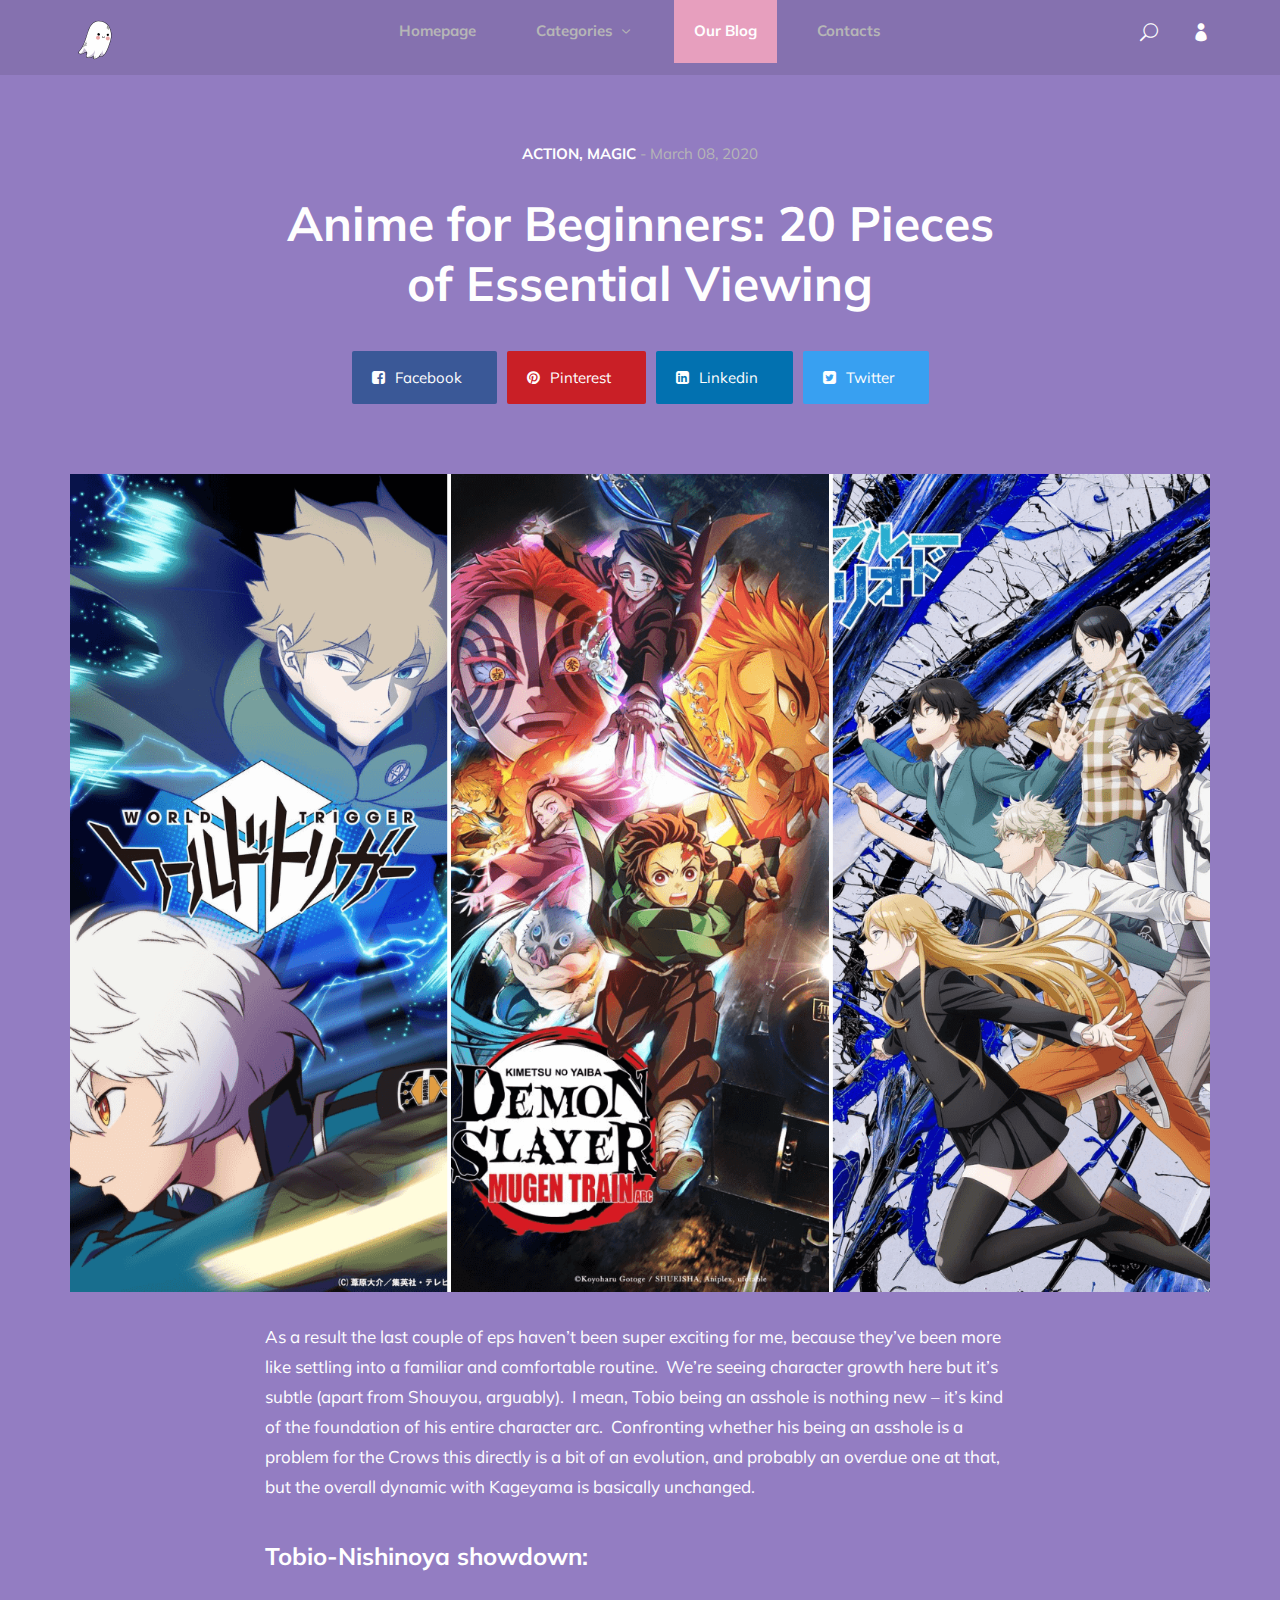
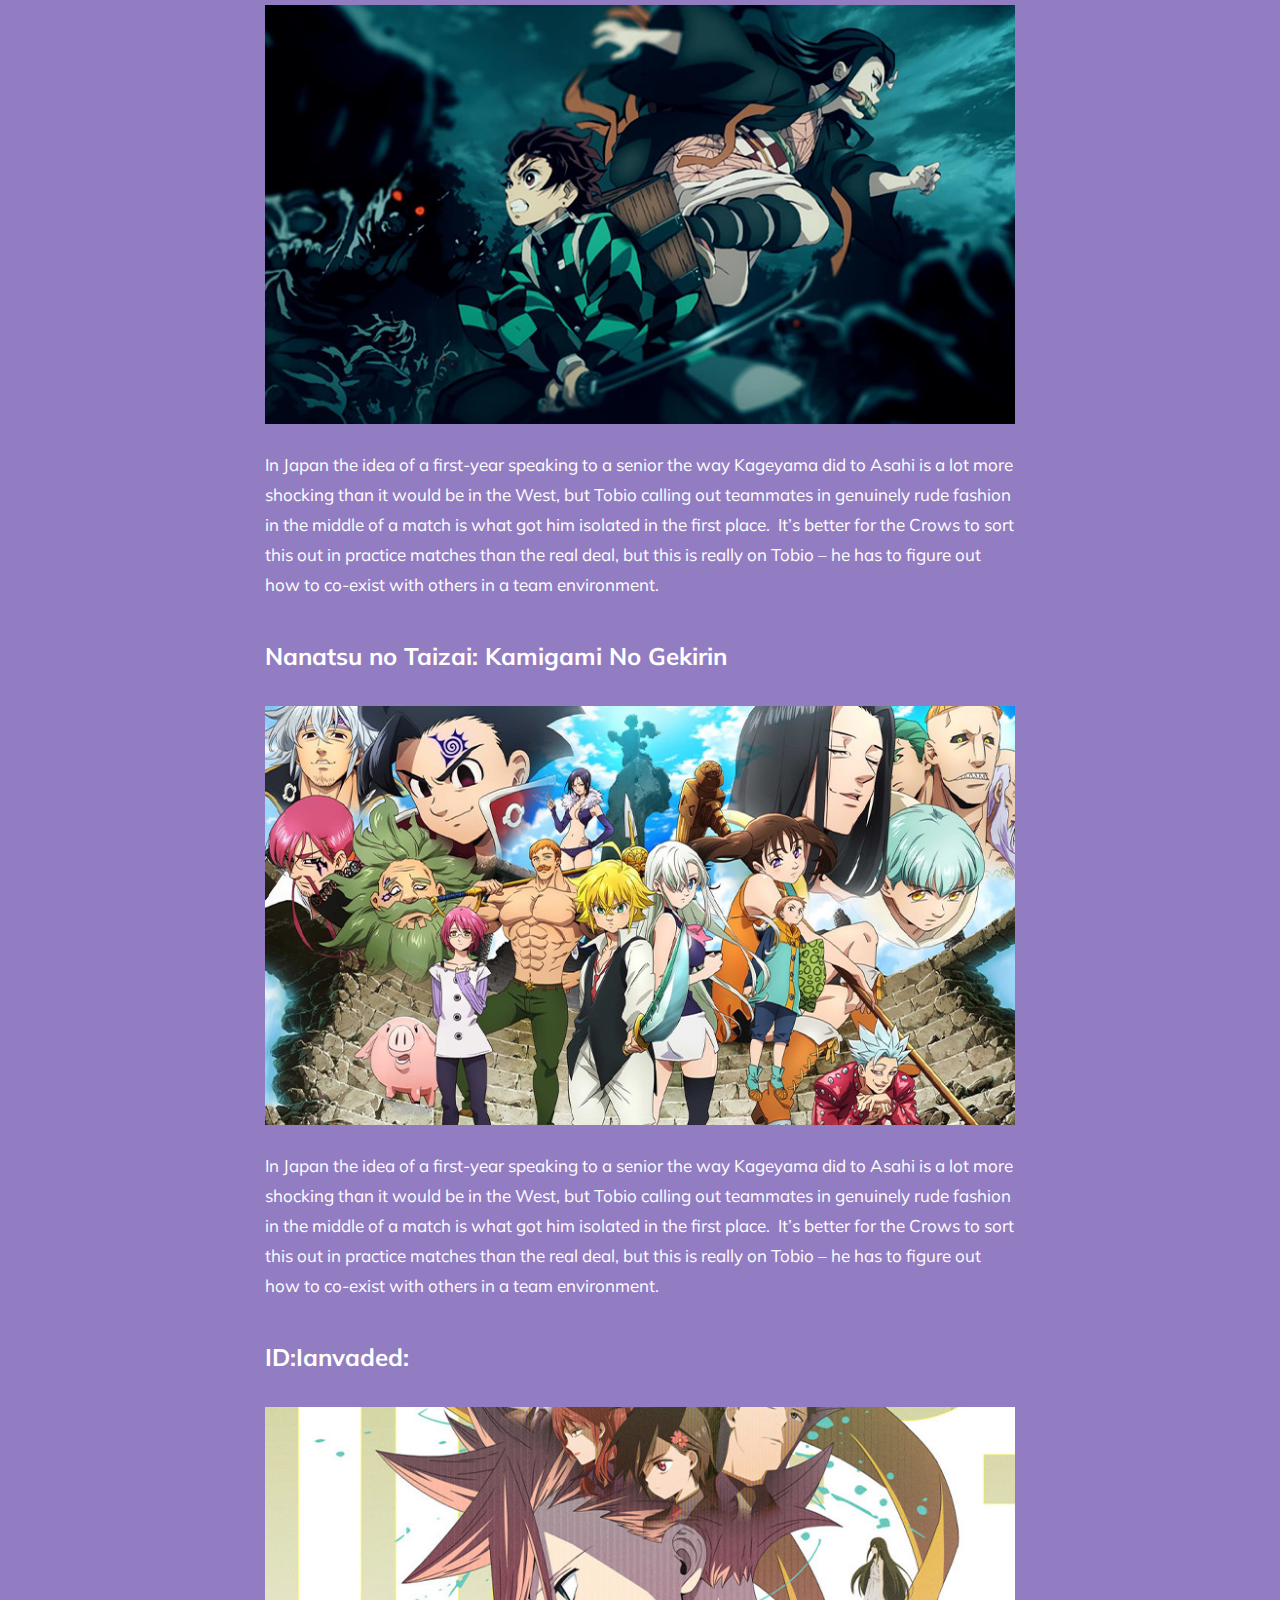
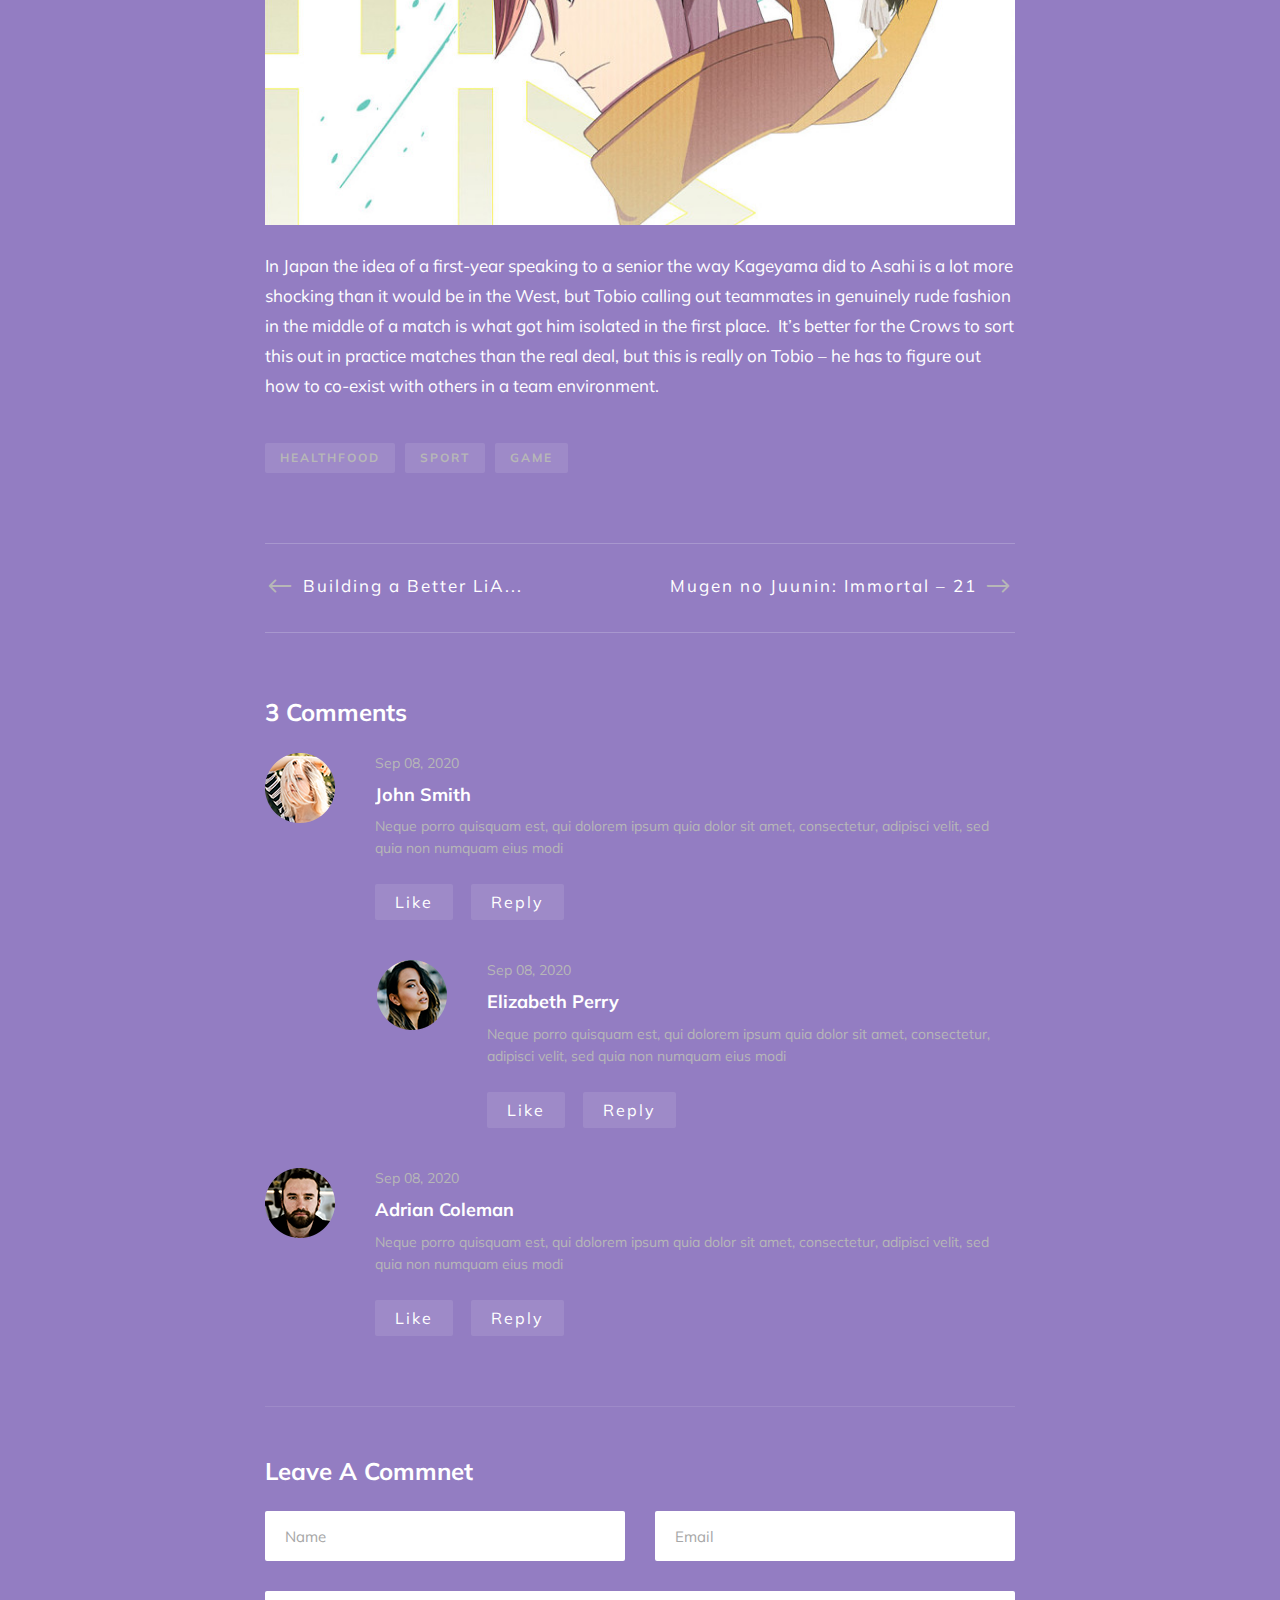
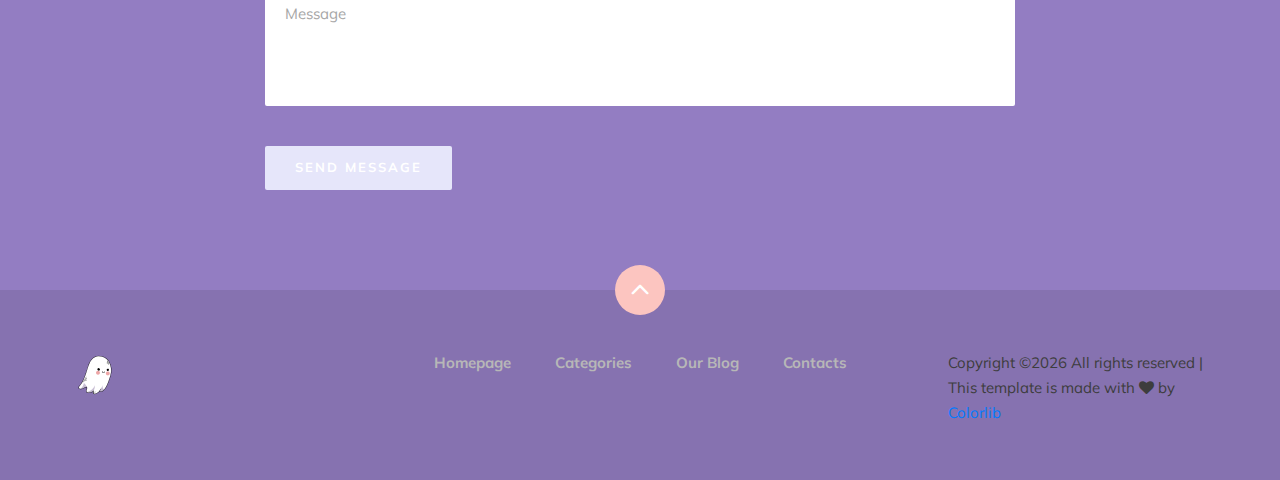
<file: blog-details.html>
<!DOCTYPE html>
<html lang="zxx">

<head>
    <meta charset="UTF-8">
    <meta name="description" content="Anime Template">
    <meta name="keywords" content="Anime, unica, creative, html">
    <meta name="viewport" content="width=device-width, initial-scale=1.0">
    <meta http-equiv="X-UA-Compatible" content="ie=edge">
    <title>Anime | Template</title>

    <!-- Google Font -->
    <link href="https://fonts.googleapis.com/css2?family=Oswald:wght@300;400;500;600;700&display=swap" rel="stylesheet">
    <link href="https://fonts.googleapis.com/css2?family=Mulish:wght@300;400;500;600;700;800;900&display=swap"
    rel="stylesheet">

    <!-- Css Styles -->
    <link rel="stylesheet" href="css/bootstrap.min.css" type="text/css">
    <link rel="stylesheet" href="css/font-awesome.min.css" type="text/css">
    <link rel="stylesheet" href="css/elegant-icons.css" type="text/css">
    <link rel="stylesheet" href="css/plyr.css" type="text/css">
    <link rel="stylesheet" href="css/nice-select.css" type="text/css">
    <link rel="stylesheet" href="css/owl.carousel.min.css" type="text/css">
    <link rel="stylesheet" href="css/slicknav.min.css" type="text/css">
    <link rel="stylesheet" href="css/style.css" type="text/css">
</head>

<body>
    <!-- Page Preloder -->
    <div id="preloder">
        <div class="loader"></div>
    </div>

    <!-- Header Section Begin -->
    <header class="header">
        <div class="container">
            <div class="row">
                <div class="col-lg-2">
                    <div class="header__logo">
                        <a href="./index.html">
                            <img src="img/logo.png" alt="">
                        </a>
                    </div>
                </div>
                <div class="col-lg-8">
                    <div class="header__nav">
                        <nav class="header__menu mobile-menu">
                            <ul>
                                <li><a href="./index.html">Homepage</a></li>
                                <li><a href="./categories.html">Categories <span class="arrow_carrot-down"></span></a>
                                    <ul class="dropdown">
                                        <li><a href="./categories.html">Categories</a></li>
                                        <li><a href="./anime-details.html">Anime Details</a></li>
                                        <li><a href="./anime-watching.html">Anime Watching</a></li>
                                        <li><a href="./blog-details.html">Blog Details</a></li>
                                        <li><a href="./signup.html">Sign Up</a></li>
                                        <li><a href="./login.html">Login</a></li>
                                    </ul>
                                </li>
                                <li class="active"><a href="./blog.html">Our Blog</a></li>
                                <li><a href="#">Contacts</a></li>
                            </ul>
                        </nav>
                    </div>
                </div>
                <div class="col-lg-2">
                    <div class="header__right">
                        <a href="#" class="search-switch"><span class="icon_search"></span></a>
                        <a href="./login.html"><span class="icon_profile"></span></a>
                    </div>
                </div>
            </div>
            <div id="mobile-menu-wrap"></div>
        </div>
    </header>
    <!-- Header End -->

    <!-- Blog Details Section Begin -->
    <section class="blog-details spad">
        <div class="container">
            <div class="row d-flex justify-content-center">
                <div class="col-lg-8">
                    <div class="blog__details__title">
                        <h6>Action, Magic <span>- March 08, 2020</span></h6>
                        <h2>Anime for Beginners: 20 Pieces of Essential Viewing</h2>
                        <div class="blog__details__social">
                            <a href="#" class="facebook"><i class="fa fa-facebook-square"></i> Facebook</a>
                            <a href="#" class="pinterest"><i class="fa fa-pinterest"></i> Pinterest</a>
                            <a href="#" class="linkedin"><i class="fa fa-linkedin-square"></i> Linkedin</a>
                            <a href="#" class="twitter"><i class="fa fa-twitter-square"></i> Twitter</a>
                        </div>
                    </div>
                </div>
                <div class="col-lg-12">
                    <div class="blog__details__pic">
                        <img src="img/blog/details/blog-details-pic.png" alt="">
                    </div>
                </div>
                <div class="col-lg-8">
                    <div class="blog__details__content">
                        <div class="blog__details__text">
                            <p>As a result the last couple of eps haven’t been super exciting for me, because they’ve
                                been more like settling into a familiar and comfortable routine.  We’re seeing character
                                growth here but it’s subtle (apart from Shouyou, arguably).  I mean, Tobio being an
                                asshole is nothing new – it’s kind of the foundation of his entire character arc. 
                                Confronting whether his being an asshole is a problem for the Crows this directly is a
                                bit of an evolution, and probably an overdue one at that, but the overall dynamic with
                            Kageyama is basically unchanged.</p>
                        </div>
                        <div class="blog__details__item__text">
                            <h4>Tobio-Nishinoya showdown:</h4>
                            <img src="img/blog/details/bd-item-1.jpg" alt="">
                            <p>In Japan the idea of a first-year speaking to a senior the way Kageyama did to Asahi is a
                                lot more shocking than it would be in the West, but Tobio calling out teammates in
                                genuinely rude fashion in the middle of a match is what got him isolated in the first
                                place.  It’s better for the Crows to sort this out in practice matches than the real
                                deal, but this is really on Tobio – he has to figure out how to co-exist with others in
                            a team environment.</p>
                        </div>
                        <div class="blog__details__item__text">
                            <h4>Nanatsu no Taizai: Kamigami No Gekirin</h4>
                            <img src="img/blog/details/bd-item-2.jpg" alt="">
                            <p>In Japan the idea of a first-year speaking to a senior the way Kageyama did to Asahi is a
                                lot more shocking than it would be in the West, but Tobio calling out teammates in
                                genuinely rude fashion in the middle of a match is what got him isolated in the first
                                place.  It’s better for the Crows to sort this out in practice matches than the real
                                deal, but this is really on Tobio – he has to figure out how to co-exist with others in
                            a team environment.</p>
                        </div>
                        <div class="blog__details__item__text">
                            <h4>ID:Ianvaded:</h4>
                            <img src="img/blog/details/bd-item-3.jpg" alt="">
                            <p>In Japan the idea of a first-year speaking to a senior the way Kageyama did to Asahi is a
                                lot more shocking than it would be in the West, but Tobio calling out teammates in
                                genuinely rude fashion in the middle of a match is what got him isolated in the first
                                place.  It’s better for the Crows to sort this out in practice matches than the real
                                deal, but this is really on Tobio – he has to figure out how to co-exist with others in
                            a team environment.</p>
                        </div>
                        <div class="blog__details__tags">
                            <a href="#">Healthfood</a>
                            <a href="#">Sport</a>
                            <a href="#">Game</a>
                        </div>
                        <div class="blog__details__btns">
                            <div class="row">
                                <div class="col-lg-6">
                                    <div class="blog__details__btns__item">
                                        <h5><a href="#"><span class="arrow_left"></span> Building a Better LiA...</a>
                                        </h5>
                                    </div>
                                </div>
                                <div class="col-lg-6">
                                    <div class="blog__details__btns__item next__btn">
                                        <h5><a href="#">Mugen no Juunin: Immortal – 21 <span
                                            class="arrow_right"></span></a></h5>
                                        </div>
                                    </div>
                                </div>
                            </div>
                            <div class="blog__details__comment">
                                <h4>3 Comments</h4>
                                <div class="blog__details__comment__item">
                                    <div class="blog__details__comment__item__pic">
                                        <img src="img/blog/details/comment-1.png" alt="">
                                    </div>
                                    <div class="blog__details__comment__item__text">
                                        <span>Sep 08, 2020</span>
                                        <h5>John Smith</h5>
                                        <p>Neque porro quisquam est, qui dolorem ipsum quia dolor sit amet, consectetur,
                                        adipisci velit, sed quia non numquam eius modi</p>
                                        <a href="#">Like</a>
                                        <a href="#">Reply</a>
                                    </div>
                                </div>
                                <div class="blog__details__comment__item blog__details__comment__item--reply">
                                    <div class="blog__details__comment__item__pic">
                                        <img src="img/blog/details/comment-2.png" alt="">
                                    </div>
                                    <div class="blog__details__comment__item__text">
                                        <span>Sep 08, 2020</span>
                                        <h5>Elizabeth Perry</h5>
                                        <p>Neque porro quisquam est, qui dolorem ipsum quia dolor sit amet, consectetur,
                                        adipisci velit, sed quia non numquam eius modi</p>
                                        <a href="#">Like</a>
                                        <a href="#">Reply</a>
                                    </div>
                                </div>
                                <div class="blog__details__comment__item">
                                    <div class="blog__details__comment__item__pic">
                                        <img src="img/blog/details/comment-3.png" alt="">
                                    </div>
                                    <div class="blog__details__comment__item__text">
                                        <span>Sep 08, 2020</span>
                                        <h5>Adrian Coleman</h5>
                                        <p>Neque porro quisquam est, qui dolorem ipsum quia dolor sit amet, consectetur,
                                        adipisci velit, sed quia non numquam eius modi</p>
                                        <a href="#">Like</a>
                                        <a href="#">Reply</a>
                                    </div>
                                </div>
                            </div>
                            <div class="blog__details__form">
                                <h4>Leave A Commnet</h4>
                                <form action="#">
                                    <div class="row">
                                        <div class="col-lg-6 col-md-6 col-sm-6">
                                            <input type="text" placeholder="Name">
                                        </div>
                                        <div class="col-lg-6 col-md-6 col-sm-6">
                                            <input type="text" placeholder="Email">
                                        </div>
                                        <div class="col-lg-12">
                                            <textarea placeholder="Message"></textarea>
                                            <button type="submit" class="site-btn">Send Message</button>
                                        </div>
                                    </div>
                                </form>
                            </div>
                        </div>
                    </div>
                </div>
            </div>
        </section>
        <!-- Blog Details Section End -->

        <!-- Footer Section Begin -->
        <footer class="footer">
            <div class="page-up">
                <a href="#" id="scrollToTopButton"><span class="arrow_carrot-up"></span></a>
            </div>
            <div class="container">
                <div class="row">
                    <div class="col-lg-3">
                        <div class="footer__logo">
                            <a href="./index.html"><img src="img/logo.png" alt=""></a>
                        </div>
                    </div>
                    <div class="col-lg-6">
                        <div class="footer__nav">
                            <ul>
                                <li class="active"><a href="./index.html">Homepage</a></li>
                                <li><a href="./categories.html">Categories</a></li>
                                <li><a href="./blog.html">Our Blog</a></li>
                                <li><a href="#">Contacts</a></li>
                            </ul>
                        </div>
                    </div>
                    <div class="col-lg-3">
                        <p><!-- Link back to Colorlib can't be removed. Template is licensed under CC BY 3.0. -->
                          Copyright &copy;<script>document.write(new Date().getFullYear());</script> All rights reserved | This template is made with <i class="fa fa-heart" aria-hidden="true"></i> by <a href="https://colorlib.com" target="_blank">Colorlib</a>
                          <!-- Link back to Colorlib can't be removed. Template is licensed under CC BY 3.0. --></p>

                      </div>
                  </div>
              </div>
          </footer>
          <!-- Footer Section End -->

          <!-- Search model Begin -->
          <div class="search-model">
            <div class="h-100 d-flex align-items-center justify-content-center">
                <div class="search-close-switch"><i class="icon_close"></i></div>
                <form class="search-model-form">
                    <input type="text" id="search-input" placeholder="Search here.....">
                </form>
            </div>
        </div>
        <!-- Search model end -->

        <!-- Js Plugins -->
        <script src="js/jquery-3.3.1.min.js"></script>
        <script src="js/bootstrap.min.js"></script>
        <script src="js/player.js"></script>
        <script src="js/jquery.nice-select.min.js"></script>
        <script src="js/mixitup.min.js"></script>
        <script src="js/jquery.slicknav.js"></script>
        <script src="js/owl.carousel.min.js"></script>
        <script src="js/main.js"></script>

    </body>

    </html>
</file>
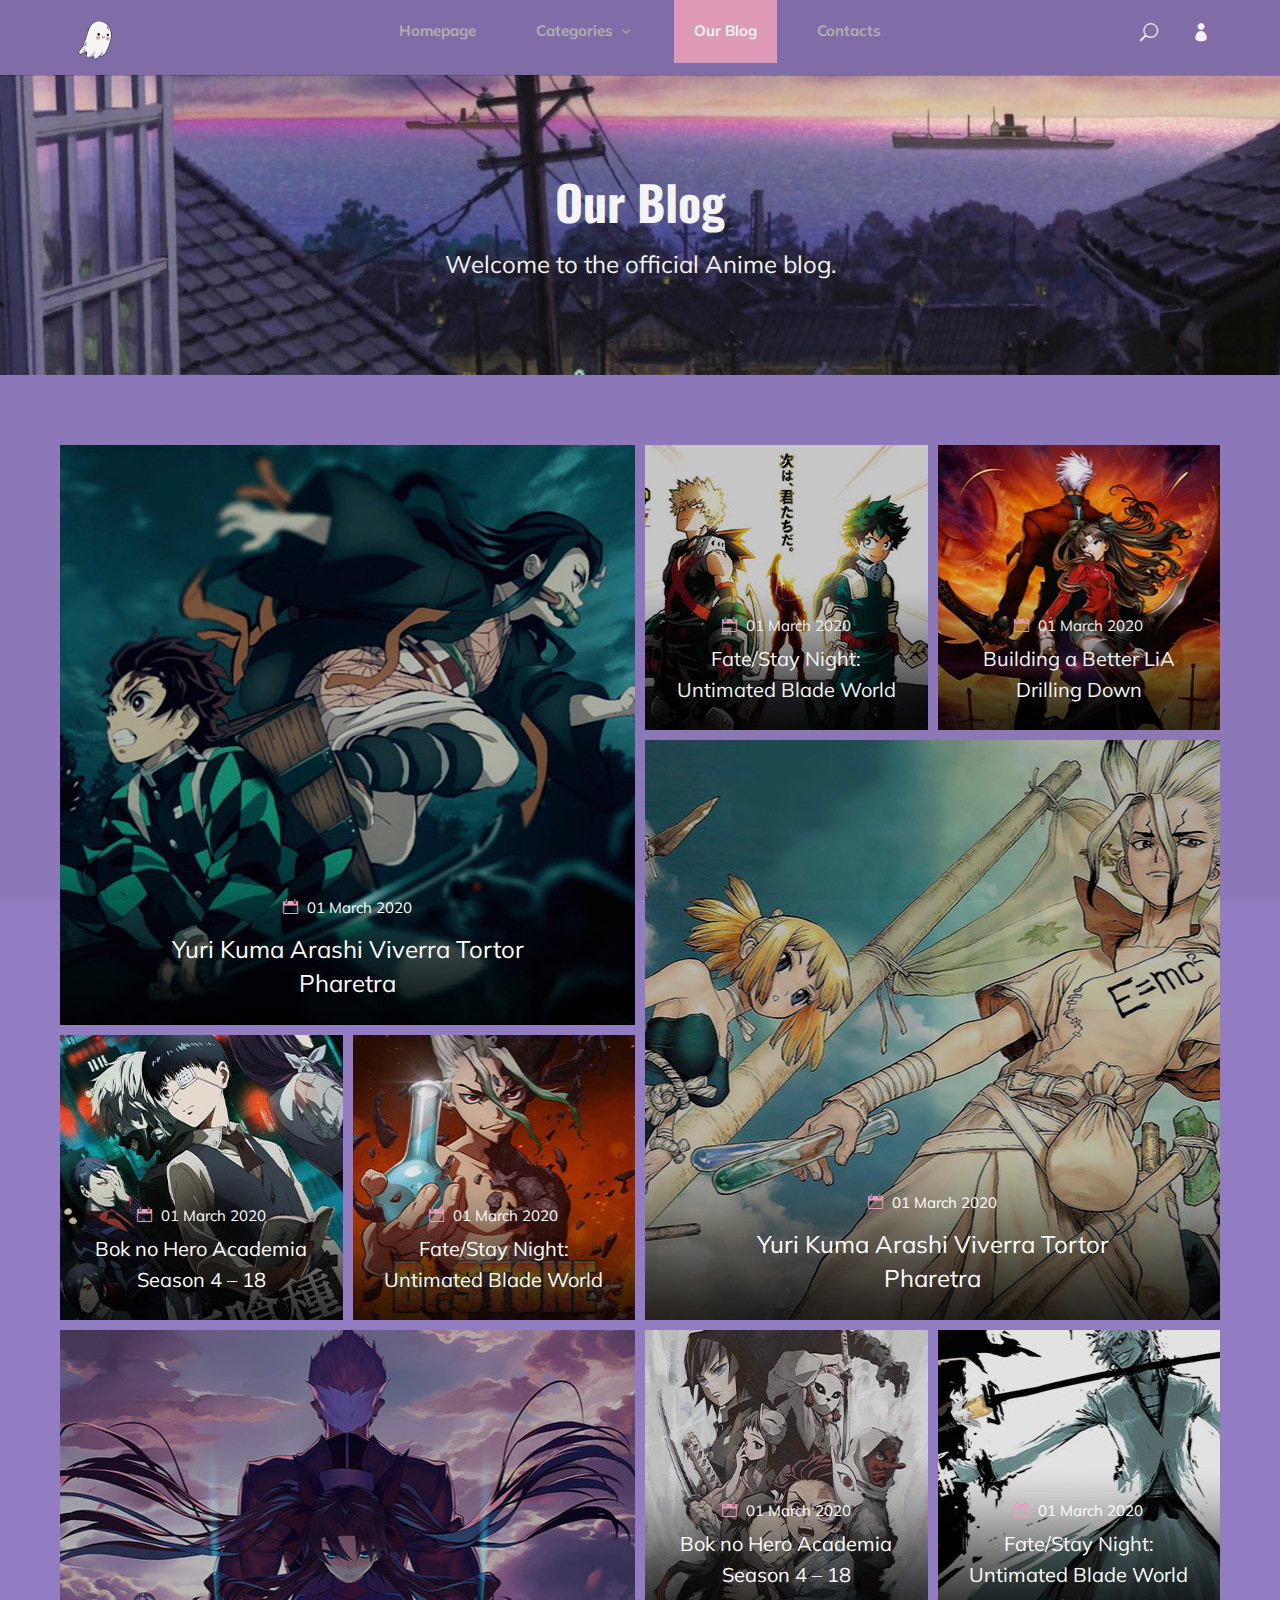
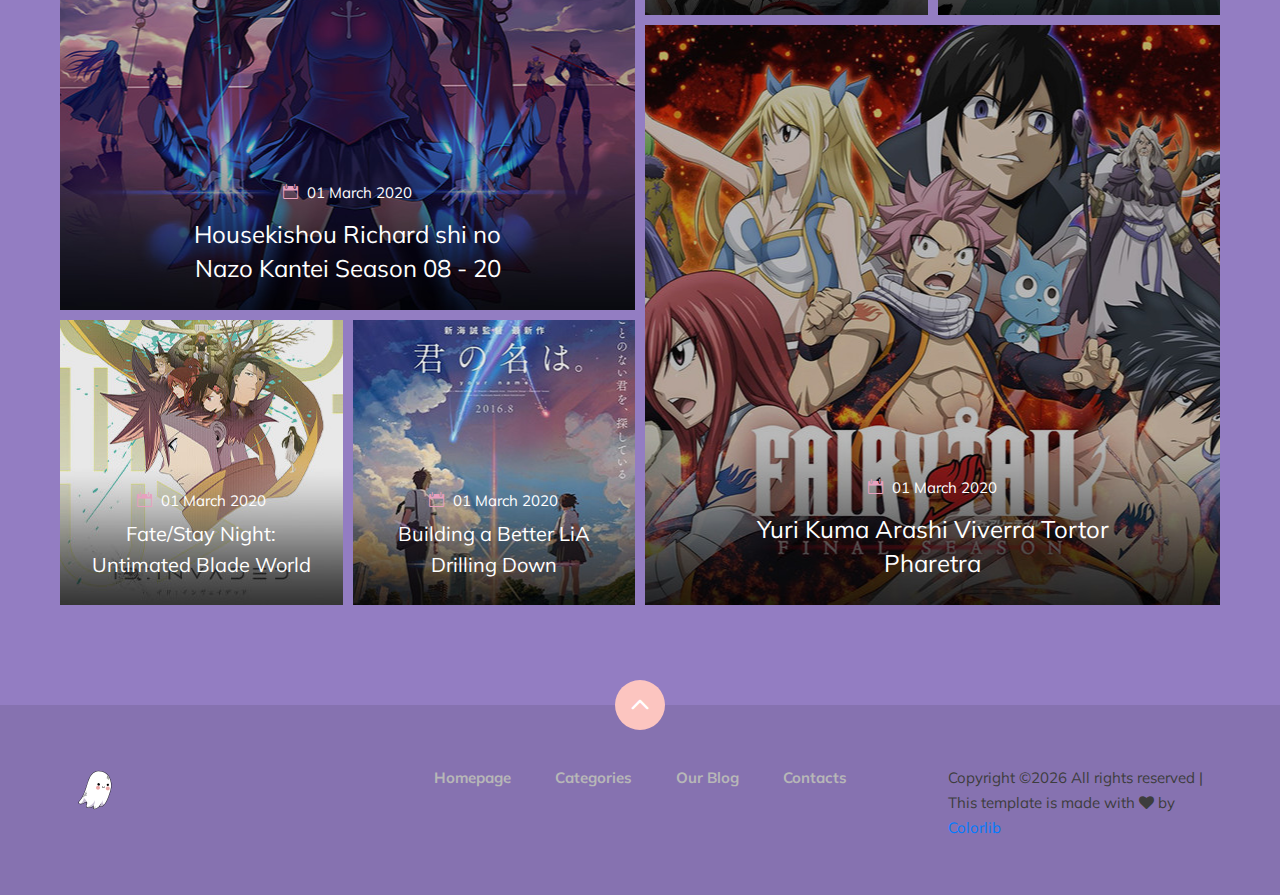
<file: blog.html>
<!DOCTYPE html>
<html lang="zxx">

<head>
    <meta charset="UTF-8">
    <meta name="description" content="Anime Template">
    <meta name="keywords" content="Anime, unica, creative, html">
    <meta name="viewport" content="width=device-width, initial-scale=1.0">
    <meta http-equiv="X-UA-Compatible" content="ie=edge">
    <title>Anime | Template</title>

    <!-- Google Font -->
    <link href="https://fonts.googleapis.com/css2?family=Oswald:wght@300;400;500;600;700&display=swap" rel="stylesheet">
    <link href="https://fonts.googleapis.com/css2?family=Mulish:wght@300;400;500;600;700;800;900&display=swap"
    rel="stylesheet">

    <!-- Css Styles -->
    <link rel="stylesheet" href="css/bootstrap.min.css" type="text/css">
    <link rel="stylesheet" href="css/font-awesome.min.css" type="text/css">
    <link rel="stylesheet" href="css/elegant-icons.css" type="text/css">
    <link rel="stylesheet" href="css/plyr.css" type="text/css">
    <link rel="stylesheet" href="css/nice-select.css" type="text/css">
    <link rel="stylesheet" href="css/owl.carousel.min.css" type="text/css">
    <link rel="stylesheet" href="css/slicknav.min.css" type="text/css">
    <link rel="stylesheet" href="css/style.css" type="text/css">
</head>

<body>
    <!-- Page Preloder -->
    <div id="preloder">
        <div class="loader"></div>
    </div>

    <!-- Header Section Begin -->
    <header class="header">
        <div class="container">
            <div class="row">
                <div class="col-lg-2">
                    <div class="header__logo">
                        <a href="./index.html">
                            <img src="img/logo.png" alt="">
                        </a>
                    </div>
                </div>
                <div class="col-lg-8">
                    <div class="header__nav">
                        <nav class="header__menu mobile-menu">
                            <ul>
                                <li><a href="./index.html">Homepage</a></li>
                                <li><a href="./categories.html">Categories <span class="arrow_carrot-down"></span></a>
                                    <ul class="dropdown">
                                        <li><a href="./categories.html">Categories</a></li>
                                        <li><a href="./anime-details.html">Anime Details</a></li>
                                        <li><a href="./anime-watching.html">Anime Watching</a></li>
                                        <li><a href="./blog-details.html">Blog Details</a></li>
                                        <li><a href="./signup.html">Sign Up</a></li>
                                        <li><a href="./login.html">Login</a></li>
                                    </ul>
                                </li>
                                <li class="active"><a href="./blog.html">Our Blog</a></li>
                                <li><a href="#">Contacts</a></li>
                            </ul>
                        </nav>
                    </div>
                </div>
                <div class="col-lg-2">
                    <div class="header__right">
                        <a href="#" class="search-switch"><span class="icon_search"></span></a>
                        <a href="./login.html"><span class="icon_profile"></span></a>
                    </div>
                </div>
            </div>
            <div id="mobile-menu-wrap"></div>
        </div>
    </header>
    <!-- Header End -->

    <!-- Normal Breadcrumb Begin -->
    <section class="normal-breadcrumb set-bg" data-setbg="img/normal-breadcrumb.jpg">
        <div class="container">
            <div class="row">
                <div class="col-lg-12 text-center">
                    <div class="normal__breadcrumb__text">
                        <h2>Our Blog</h2>
                        <p>Welcome to the official Anime blog.</p>
                    </div>
                </div>
            </div>
        </div>
    </section>
    <!-- Normal Breadcrumb End -->

    <!-- Blog Section Begin -->
    <section class="blog spad">
        <div class="container">
            <div class="row">
                <div class="col-lg-6">
                    <div class="row">
                        <div class="col-lg-12">
                            <div class="blog__item set-bg" data-setbg="img/blog/blog-1.jpg">
                                <div class="blog__item__text">
                                    <p><span class="icon_calendar"></span> 01 March 2020</p>
                                    <h4><a href="#">Yuri Kuma Arashi Viverra Tortor Pharetra</a></h4>
                                </div>
                            </div>
                        </div>
                        <div class="col-lg-6 col-md-6 col-sm-6">
                            <div class="blog__item small__item set-bg" data-setbg="img/blog/blog-4.jpg">
                                <div class="blog__item__text">
                                    <p><span class="icon_calendar"></span> 01 March 2020</p>
                                    <h4><a href="#">Bok no Hero Academia Season 4 – 18</a></h4>
                                </div>
                            </div>
                        </div>
                        <div class="col-lg-6 col-md-6 col-sm-6">
                            <div class="blog__item small__item set-bg" data-setbg="img/blog/blog-5.jpg">
                                <div class="blog__item__text">
                                    <p><span class="icon_calendar"></span> 01 March 2020</p>
                                    <h4><a href="#">Fate/Stay Night: Untimated Blade World</a></h4>
                                </div>
                            </div>
                        </div>
                        <div class="col-lg-12">
                            <div class="blog__item set-bg" data-setbg="img/blog/blog-7.jpg">
                                <div class="blog__item__text">
                                    <p><span class="icon_calendar"></span> 01 March 2020</p>
                                    <h4><a href="#">Housekishou Richard shi no Nazo Kantei Season 08 - 20</a></h4>
                                </div>
                            </div>
                        </div>
                        <div class="col-lg-6 col-md-6 col-sm-6">
                            <div class="blog__item small__item set-bg" data-setbg="img/blog/blog-10.jpg">
                                <div class="blog__item__text">
                                    <p><span class="icon_calendar"></span> 01 March 2020</p>
                                    <h4><a href="#">Fate/Stay Night: Untimated Blade World</a></h4>
                                </div>
                            </div>
                        </div>
                        <div class="col-lg-6 col-md-6 col-sm-6">
                            <div class="blog__item small__item set-bg" data-setbg="img/blog/blog-11.jpg">
                                <div class="blog__item__text">
                                    <p><span class="icon_calendar"></span> 01 March 2020</p>
                                    <h4><a href="#">Building a Better LiA Drilling Down</a></h4>
                                </div>
                            </div>
                        </div>
                    </div>
                </div>
                <div class="col-lg-6">
                    <div class="row">
                        <div class="col-lg-6 col-md-6 col-sm-6">
                            <div class="blog__item small__item set-bg" data-setbg="img/blog/blog-2.jpg">
                                <div class="blog__item__text">
                                    <p><span class="icon_calendar"></span> 01 March 2020</p>
                                    <h4><a href="#">Fate/Stay Night: Untimated Blade World</a></h4>
                                </div>
                            </div>
                        </div>
                        <div class="col-lg-6 col-md-6 col-sm-6">
                            <div class="blog__item small__item set-bg" data-setbg="img/blog/blog-3.jpg">
                                <div class="blog__item__text">
                                    <p><span class="icon_calendar"></span> 01 March 2020</p>
                                    <h4><a href="#">Building a Better LiA Drilling Down</a></h4>
                                </div>
                            </div>
                        </div>
                        <div class="col-lg-12">
                            <div class="blog__item set-bg" data-setbg="img/blog/blog-6.jpg">
                                <div class="blog__item__text">
                                    <p><span class="icon_calendar"></span> 01 March 2020</p>
                                    <h4><a href="#">Yuri Kuma Arashi Viverra Tortor Pharetra</a></h4>
                                </div>
                            </div>
                        </div>
                        <div class="col-lg-6 col-md-6 col-sm-6">
                            <div class="blog__item small__item set-bg" data-setbg="img/blog/blog-8.jpg">
                                <div class="blog__item__text">
                                    <p><span class="icon_calendar"></span> 01 March 2020</p>
                                    <h4><a href="#">Bok no Hero Academia Season 4 – 18</a></h4>
                                </div>
                            </div>
                        </div>
                        <div class="col-lg-6 col-md-6 col-sm-6">
                            <div class="blog__item small__item set-bg" data-setbg="img/blog/blog-9.jpg">
                                <div class="blog__item__text">
                                    <p><span class="icon_calendar"></span> 01 March 2020</p>
                                    <h4><a href="#">Fate/Stay Night: Untimated Blade World</a></h4>
                                </div>
                            </div>
                        </div>
                        <div class="col-lg-12">
                            <div class="blog__item set-bg" data-setbg="img/blog/blog-12.jpg">
                                <div class="blog__item__text">
                                    <p><span class="icon_calendar"></span> 01 March 2020</p>
                                    <h4><a href="#">Yuri Kuma Arashi Viverra Tortor Pharetra</a></h4>
                                </div>
                            </div>
                        </div>
                    </div>
                </div>
            </div>
        </div>
    </section>
    <!-- Blog Section End -->

    <!-- Footer Section Begin -->
    <footer class="footer">
        <div class="page-up">
            <a href="#" id="scrollToTopButton"><span class="arrow_carrot-up"></span></a>
        </div>
        <div class="container">
            <div class="row">
                <div class="col-lg-3">
                    <div class="footer__logo">
                        <a href="./index.html"><img src="img/logo.png" alt=""></a>
                    </div>
                </div>
                <div class="col-lg-6">
                    <div class="footer__nav">
                        <ul>
                            <li class="active"><a href="./index.html">Homepage</a></li>
                            <li><a href="./categories.html">Categories</a></li>
                            <li><a href="./blog.html">Our Blog</a></li>
                            <li><a href="#">Contacts</a></li>
                        </ul>
                    </div>
                </div>
                <div class="col-lg-3">
                    <p><!-- Link back to Colorlib can't be removed. Template is licensed under CC BY 3.0. -->
                      Copyright &copy;<script>document.write(new Date().getFullYear());</script> All rights reserved | This template is made with <i class="fa fa-heart" aria-hidden="true"></i> by <a href="https://colorlib.com" target="_blank">Colorlib</a>
                      <!-- Link back to Colorlib can't be removed. Template is licensed under CC BY 3.0. --></p>

                  </div>
              </div>
          </div>
      </footer>
      <!-- Footer Section End -->

      <!-- Search model Begin -->
      <div class="search-model">
        <div class="h-100 d-flex align-items-center justify-content-center">
            <div class="search-close-switch"><i class="icon_close"></i></div>
            <form class="search-model-form">
                <input type="text" id="search-input" placeholder="Search here.....">
            </form>
        </div>
    </div>
    <!-- Search model end -->

    <!-- Js Plugins -->
    <script src="js/jquery-3.3.1.min.js"></script>
    <script src="js/bootstrap.min.js"></script>
    <script src="js/player.js"></script>
    <script src="js/jquery.nice-select.min.js"></script>
    <script src="js/mixitup.min.js"></script>
    <script src="js/jquery.slicknav.js"></script>
    <script src="js/owl.carousel.min.js"></script>
    <script src="js/main.js"></script>

</body>

</html>
</file>
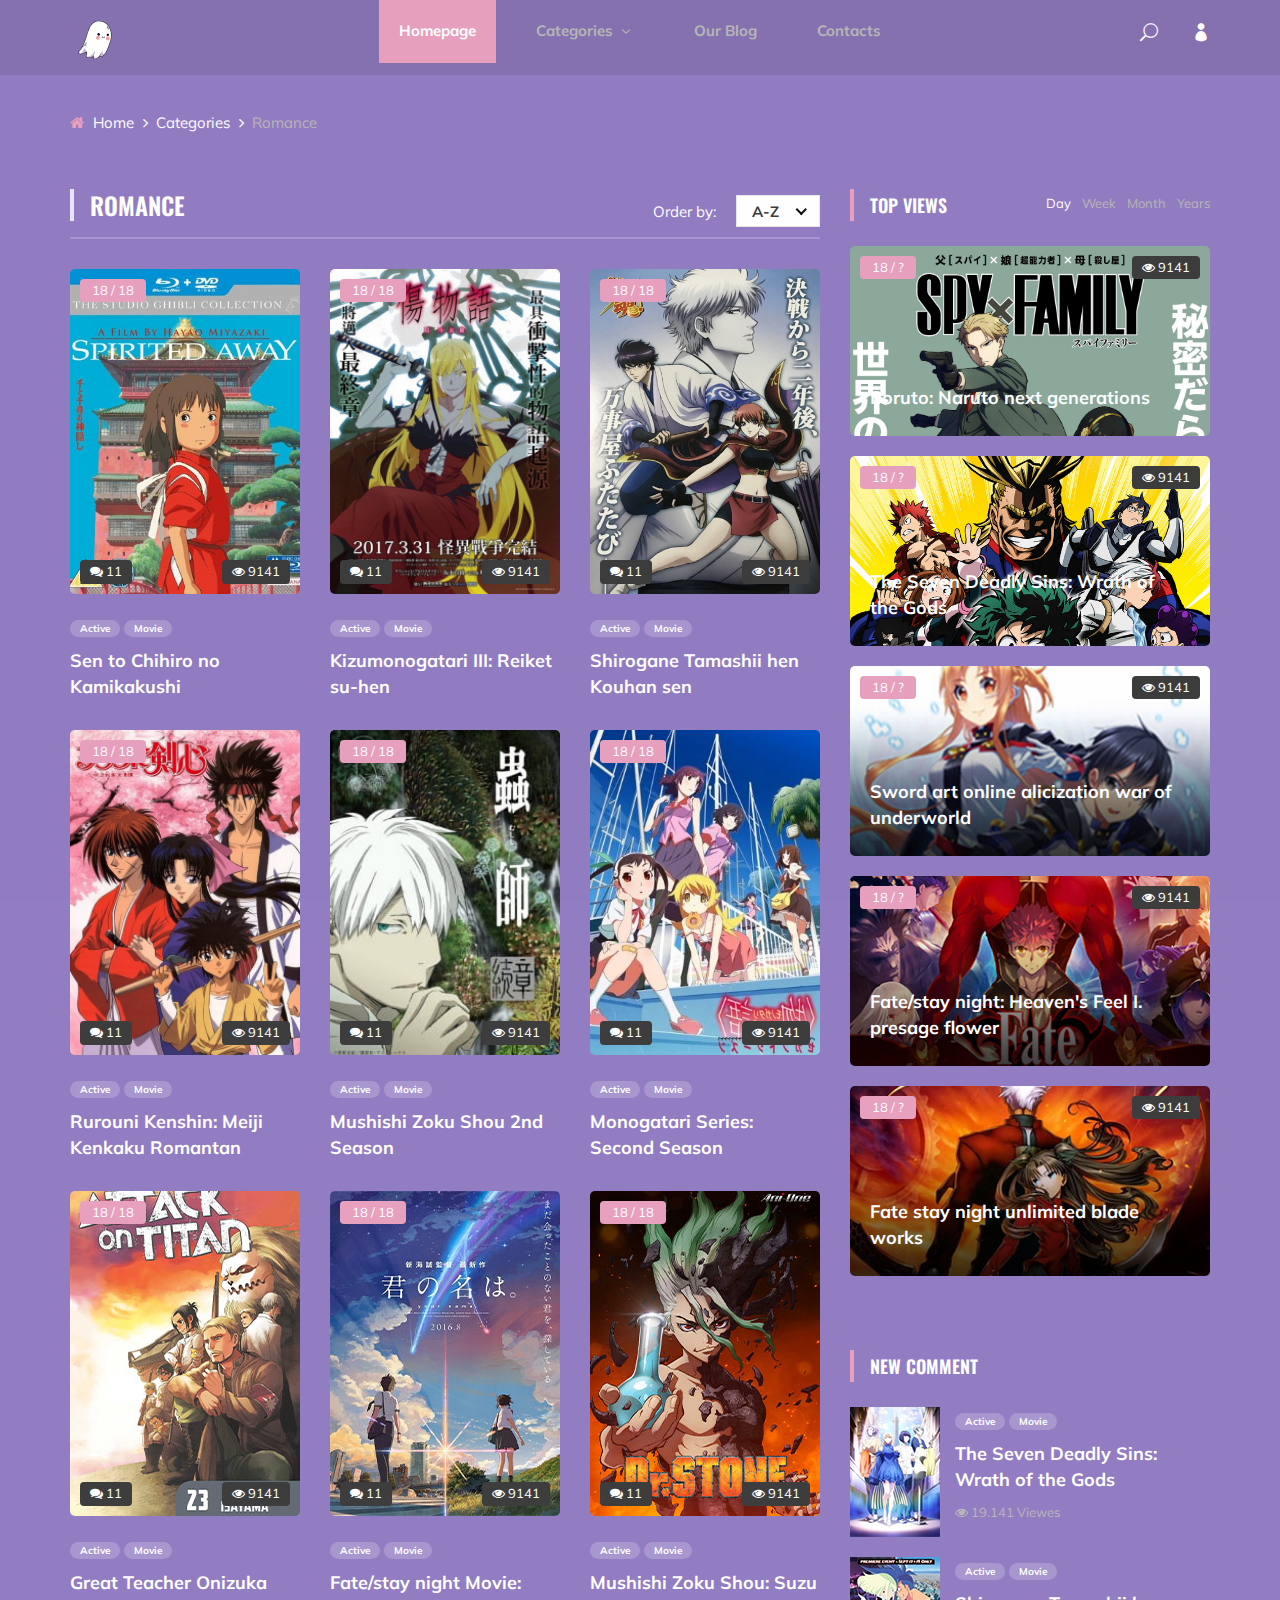
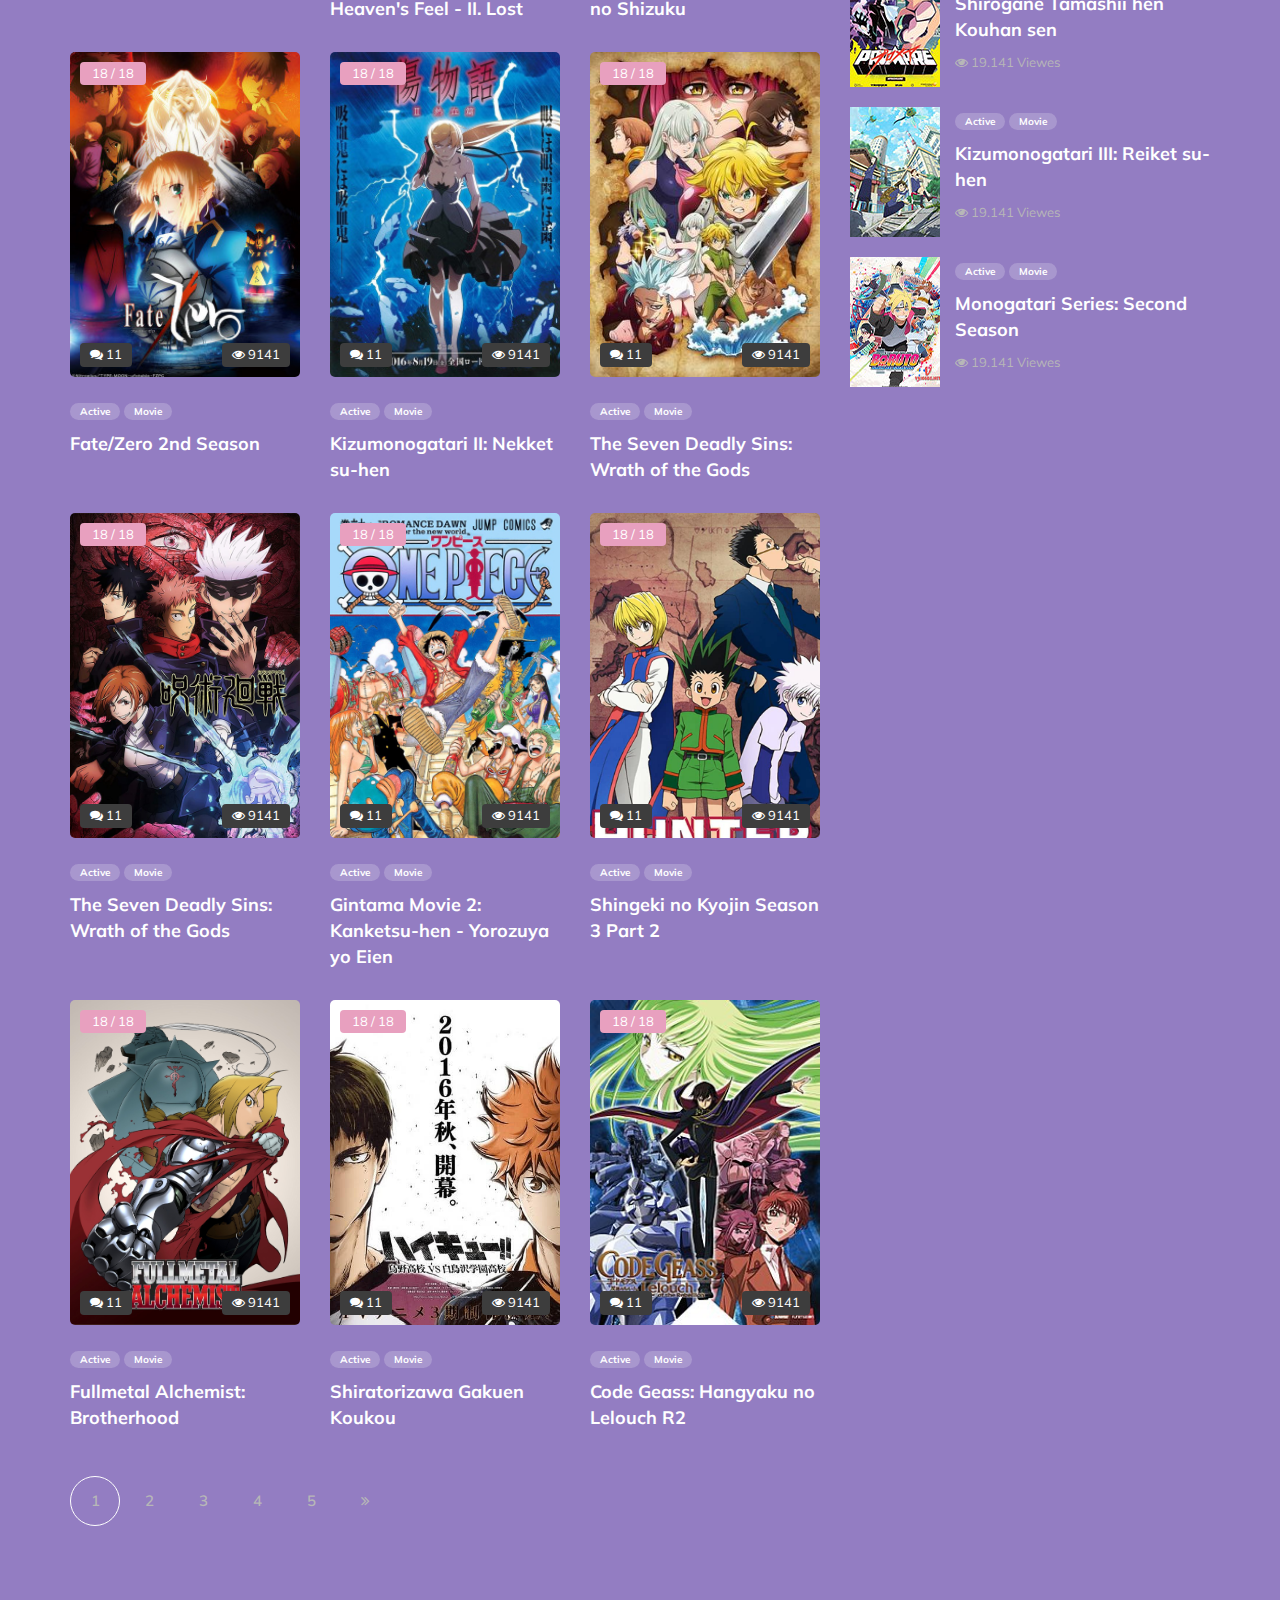
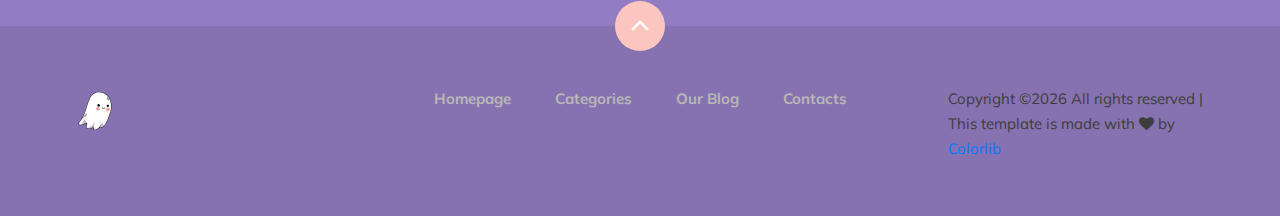
<file: categories.html>
<!DOCTYPE html>
<html lang="zxx">

<head>
    <meta charset="UTF-8">
    <meta name="description" content="Anime Template">
    <meta name="keywords" content="Anime, unica, creative, html">
    <meta name="viewport" content="width=device-width, initial-scale=1.0">
    <meta http-equiv="X-UA-Compatible" content="ie=edge">
    <title>Anime | Template</title>

    <!-- Google Font -->
    <link href="https://fonts.googleapis.com/css2?family=Oswald:wght@300;400;500;600;700&display=swap" rel="stylesheet">
    <link href="https://fonts.googleapis.com/css2?family=Mulish:wght@300;400;500;600;700;800;900&display=swap"
    rel="stylesheet">

    <!-- Css Styles -->
    <link rel="stylesheet" href="css/bootstrap.min.css" type="text/css">
    <link rel="stylesheet" href="css/font-awesome.min.css" type="text/css">
    <link rel="stylesheet" href="css/elegant-icons.css" type="text/css">
    <link rel="stylesheet" href="css/plyr.css" type="text/css">
    <link rel="stylesheet" href="css/nice-select.css" type="text/css">
    <link rel="stylesheet" href="css/owl.carousel.min.css" type="text/css">
    <link rel="stylesheet" href="css/slicknav.min.css" type="text/css">
    <link rel="stylesheet" href="css/style.css" type="text/css">
</head>

<body>
    <!-- Page Preloder -->
    <div id="preloder">
        <div class="loader"></div>
    </div>

    <!-- Header Section Begin -->
    <header class="header">
        <div class="container">
            <div class="row">
                <div class="col-lg-2">
                    <div class="header__logo">
                        <a href="./index.html">
                            <img src="img/logo.png" alt="">
                        </a>
                    </div>
                </div>
                <div class="col-lg-8">
                    <div class="header__nav">
                        <nav class="header__menu mobile-menu">
                            <ul>
                                <li class="active"><a href="./index.html">Homepage</a></li>
                                <li><a href="./categories.html">Categories <span class="arrow_carrot-down"></span></a>
                                    <ul class="dropdown">
                                        <li><a href="./categories.html">Categories</a></li>
                                        <li><a href="./anime-details.html">Anime Details</a></li>
                                        <li><a href="./anime-watching.html">Anime Watching</a></li>
                                        <li><a href="./blog-details.html">Blog Details</a></li>
                                        <li><a href="./signup.html">Sign Up</a></li>
                                        <li><a href="./login.html">Login</a></li>
                                    </ul>
                                </li>
                                <li><a href="./blog.html">Our Blog</a></li>
                                <li><a href="#">Contacts</a></li>
                            </ul>
                        </nav>
                    </div>
                </div>
                <div class="col-lg-2">
                    <div class="header__right">
                        <a href="#" class="search-switch"><span class="icon_search"></span></a>
                        <a href="./login.html"><span class="icon_profile"></span></a>
                    </div>
                </div>
            </div>
            <div id="mobile-menu-wrap"></div>
        </div>
    </header>
    <!-- Header End -->

    <!-- Breadcrumb Begin -->
    <div class="breadcrumb-option">
        <div class="container">
            <div class="row">
                <div class="col-lg-12">
                    <div class="breadcrumb__links">
                        <a href="./index.html"><i class="fa fa-home"></i> Home</a>
                        <a href="./categories.html">Categories</a>
                        <span>Romance</span>
                    </div>
                </div>
            </div>
        </div>
    </div>
    <!-- Breadcrumb End -->

    <!-- Product Section Begin -->
    <section class="product-page spad">
        <div class="container">
            <div class="row">
                <div class="col-lg-8">
                    <div class="product__page__content">
                        <div class="product__page__title">
                            <div class="row">
                                <div class="col-lg-8 col-md-8 col-sm-6">
                                    <div class="section-title">
                                        <h4>Romance</h4>
                                    </div>
                                </div>
                                <div class="col-lg-4 col-md-4 col-sm-6">
                                    <div class="product__page__filter">
                                        <p>Order by:</p>
                                        <select>
                                            <option value="">A-Z</option>
                                            <option value="">1-10</option>
                                            <option value="">10-50</option>
                                        </select>
                                    </div>
                                </div>
                            </div>
                        </div>
                        <div class="row">
                            <div class="col-lg-4 col-md-6 col-sm-6">
                                <div class="product__item">
                                    <div class="product__item__pic set-bg" data-setbg="img/popular/popular-1.jpg">
                                        <div class="ep">18 / 18</div>
                                        <div class="comment"><i class="fa fa-comments"></i> 11</div>
                                        <div class="view"><i class="fa fa-eye"></i> 9141</div>
                                    </div>
                                    <div class="product__item__text">
                                        <ul>
                                            <li>Active</li>
                                            <li>Movie</li>
                                        </ul>
                                        <h5><a href="#">Sen to Chihiro no Kamikakushi</a></h5>
                                    </div>
                                </div>
                            </div>
                            <div class="col-lg-4 col-md-6 col-sm-6">
                                <div class="product__item">
                                    <div class="product__item__pic set-bg" data-setbg="img/popular/popular-2.jpg">
                                        <div class="ep">18 / 18</div>
                                        <div class="comment"><i class="fa fa-comments"></i> 11</div>
                                        <div class="view"><i class="fa fa-eye"></i> 9141</div>
                                    </div>
                                    <div class="product__item__text">
                                        <ul>
                                            <li>Active</li>
                                            <li>Movie</li>
                                        </ul>
                                        <h5><a href="#">Kizumonogatari III: Reiket su-hen</a></h5>
                                    </div>
                                </div>
                            </div>
                            <div class="col-lg-4 col-md-6 col-sm-6">
                                <div class="product__item">
                                    <div class="product__item__pic set-bg" data-setbg="img/popular/popular-3.jpg">
                                        <div class="ep">18 / 18</div>
                                        <div class="comment"><i class="fa fa-comments"></i> 11</div>
                                        <div class="view"><i class="fa fa-eye"></i> 9141</div>
                                    </div>
                                    <div class="product__item__text">
                                        <ul>
                                            <li>Active</li>
                                            <li>Movie</li>
                                        </ul>
                                        <h5><a href="#">Shirogane Tamashii hen Kouhan sen</a></h5>
                                    </div>
                                </div>
                            </div>
                            <div class="col-lg-4 col-md-6 col-sm-6">
                                <div class="product__item">
                                    <div class="product__item__pic set-bg" data-setbg="img/popular/popular-4.jpg">
                                        <div class="ep">18 / 18</div>
                                        <div class="comment"><i class="fa fa-comments"></i> 11</div>
                                        <div class="view"><i class="fa fa-eye"></i> 9141</div>
                                    </div>
                                    <div class="product__item__text">
                                        <ul>
                                            <li>Active</li>
                                            <li>Movie</li>
                                        </ul>
                                        <h5><a href="#">Rurouni Kenshin: Meiji Kenkaku Romantan</a></h5>
                                    </div>
                                </div>
                            </div>
                            <div class="col-lg-4 col-md-6 col-sm-6">
                                <div class="product__item">
                                    <div class="product__item__pic set-bg" data-setbg="img/popular/popular-5.jpg">
                                        <div class="ep">18 / 18</div>
                                        <div class="comment"><i class="fa fa-comments"></i> 11</div>
                                        <div class="view"><i class="fa fa-eye"></i> 9141</div>
                                    </div>
                                    <div class="product__item__text">
                                        <ul>
                                            <li>Active</li>
                                            <li>Movie</li>
                                        </ul>
                                        <h5><a href="#">Mushishi Zoku Shou 2nd Season</a></h5>
                                    </div>
                                </div>
                            </div>
                            <div class="col-lg-4 col-md-6 col-sm-6">
                                <div class="product__item">
                                    <div class="product__item__pic set-bg" data-setbg="img/popular/popular-6.jpg">
                                        <div class="ep">18 / 18</div>
                                        <div class="comment"><i class="fa fa-comments"></i> 11</div>
                                        <div class="view"><i class="fa fa-eye"></i> 9141</div>
                                    </div>
                                    <div class="product__item__text">
                                        <ul>
                                            <li>Active</li>
                                            <li>Movie</li>
                                        </ul>
                                        <h5><a href="#">Monogatari Series: Second Season</a></h5>
                                    </div>
                                </div>
                            </div>
                            <div class="col-lg-4 col-md-6 col-sm-6">
                                <div class="product__item">
                                    <div class="product__item__pic set-bg" data-setbg="img/recent/recent-1.jpg">
                                        <div class="ep">18 / 18</div>
                                        <div class="comment"><i class="fa fa-comments"></i> 11</div>
                                        <div class="view"><i class="fa fa-eye"></i> 9141</div>
                                    </div>
                                    <div class="product__item__text">
                                        <ul>
                                            <li>Active</li>
                                            <li>Movie</li>
                                        </ul>
                                        <h5><a href="#">Great Teacher Onizuka</a></h5>
                                    </div>
                                </div>
                            </div>
                            <div class="col-lg-4 col-md-6 col-sm-6">
                                <div class="product__item">
                                    <div class="product__item__pic set-bg" data-setbg="img/recent/recent-2.jpg">
                                        <div class="ep">18 / 18</div>
                                        <div class="comment"><i class="fa fa-comments"></i> 11</div>
                                        <div class="view"><i class="fa fa-eye"></i> 9141</div>
                                    </div>
                                    <div class="product__item__text">
                                        <ul>
                                            <li>Active</li>
                                            <li>Movie</li>
                                        </ul>
                                        <h5><a href="#">Fate/stay night Movie: Heaven's Feel - II. Lost</a></h5>
                                    </div>
                                </div>
                            </div>
                            <div class="col-lg-4 col-md-6 col-sm-6">
                                <div class="product__item">
                                    <div class="product__item__pic set-bg" data-setbg="img/recent/recent-3.jpg">
                                        <div class="ep">18 / 18</div>
                                        <div class="comment"><i class="fa fa-comments"></i> 11</div>
                                        <div class="view"><i class="fa fa-eye"></i> 9141</div>
                                    </div>
                                    <div class="product__item__text">
                                        <ul>
                                            <li>Active</li>
                                            <li>Movie</li>
                                        </ul>
                                        <h5><a href="#">Mushishi Zoku Shou: Suzu no Shizuku</a></h5>
                                    </div>
                                </div>
                            </div>
                            <div class="col-lg-4 col-md-6 col-sm-6">
                                <div class="product__item">
                                    <div class="product__item__pic set-bg" data-setbg="img/recent/recent-4.jpg">
                                        <div class="ep">18 / 18</div>
                                        <div class="comment"><i class="fa fa-comments"></i> 11</div>
                                        <div class="view"><i class="fa fa-eye"></i> 9141</div>
                                    </div>
                                    <div class="product__item__text">
                                        <ul>
                                            <li>Active</li>
                                            <li>Movie</li>
                                        </ul>
                                        <h5><a href="#">Fate/Zero 2nd Season</a></h5>
                                    </div>
                                </div>
                            </div>
                            <div class="col-lg-4 col-md-6 col-sm-6">
                                <div class="product__item">
                                    <div class="product__item__pic set-bg" data-setbg="img/recent/recent-5.jpg">
                                        <div class="ep">18 / 18</div>
                                        <div class="comment"><i class="fa fa-comments"></i> 11</div>
                                        <div class="view"><i class="fa fa-eye"></i> 9141</div>
                                    </div>
                                    <div class="product__item__text">
                                        <ul>
                                            <li>Active</li>
                                            <li>Movie</li>
                                        </ul>
                                        <h5><a href="#">Kizumonogatari II: Nekket su-hen</a></h5>
                                    </div>
                                </div>
                            </div>
                            <div class="col-lg-4 col-md-6 col-sm-6">
                                <div class="product__item">
                                    <div class="product__item__pic set-bg" data-setbg="img/recent/recent-6.jpg">
                                        <div class="ep">18 / 18</div>
                                        <div class="comment"><i class="fa fa-comments"></i> 11</div>
                                        <div class="view"><i class="fa fa-eye"></i> 9141</div>
                                    </div>
                                    <div class="product__item__text">
                                        <ul>
                                            <li>Active</li>
                                            <li>Movie</li>
                                        </ul>
                                        <h5><a href="#">The Seven Deadly Sins: Wrath of the Gods</a></h5>
                                    </div>
                                </div>
                            </div>
                            <div class="col-lg-4 col-md-6 col-sm-6">
                                <div class="product__item">
                                    <div class="product__item__pic set-bg" data-setbg="img/trending/trend-1.jpg">
                                        <div class="ep">18 / 18</div>
                                        <div class="comment"><i class="fa fa-comments"></i> 11</div>
                                        <div class="view"><i class="fa fa-eye"></i> 9141</div>
                                    </div>
                                    <div class="product__item__text">
                                        <ul>
                                            <li>Active</li>
                                            <li>Movie</li>
                                        </ul>
                                        <h5><a href="#">The Seven Deadly Sins: Wrath of the Gods</a></h5>
                                    </div>
                                </div>
                            </div>
                            <div class="col-lg-4 col-md-6 col-sm-6">
                                <div class="product__item">
                                    <div class="product__item__pic set-bg" data-setbg="img/trending/trend-2.jpg">
                                        <div class="ep">18 / 18</div>
                                        <div class="comment"><i class="fa fa-comments"></i> 11</div>
                                        <div class="view"><i class="fa fa-eye"></i> 9141</div>
                                    </div>
                                    <div class="product__item__text">
                                        <ul>
                                            <li>Active</li>
                                            <li>Movie</li>
                                        </ul>
                                        <h5><a href="#">Gintama Movie 2: Kanketsu-hen - Yorozuya yo Eien</a></h5>
                                    </div>
                                </div>
                            </div>
                            <div class="col-lg-4 col-md-6 col-sm-6">
                                <div class="product__item">
                                    <div class="product__item__pic set-bg" data-setbg="img/trending/trend-3.jpg">
                                        <div class="ep">18 / 18</div>
                                        <div class="comment"><i class="fa fa-comments"></i> 11</div>
                                        <div class="view"><i class="fa fa-eye"></i> 9141</div>
                                    </div>
                                    <div class="product__item__text">
                                        <ul>
                                            <li>Active</li>
                                            <li>Movie</li>
                                        </ul>
                                        <h5><a href="#">Shingeki no Kyojin Season 3 Part 2</a></h5>
                                    </div>
                                </div>
                            </div>
                            <div class="col-lg-4 col-md-6 col-sm-6">
                                <div class="product__item">
                                    <div class="product__item__pic set-bg" data-setbg="img/trending/trend-4.jpg">
                                        <div class="ep">18 / 18</div>
                                        <div class="comment"><i class="fa fa-comments"></i> 11</div>
                                        <div class="view"><i class="fa fa-eye"></i> 9141</div>
                                    </div>
                                    <div class="product__item__text">
                                        <ul>
                                            <li>Active</li>
                                            <li>Movie</li>
                                        </ul>
                                        <h5><a href="#">Fullmetal Alchemist: Brotherhood</a></h5>
                                    </div>
                                </div>
                            </div>
                            <div class="col-lg-4 col-md-6 col-sm-6">
                                <div class="product__item">
                                    <div class="product__item__pic set-bg" data-setbg="img/trending/trend-5.jpg">
                                        <div class="ep">18 / 18</div>
                                        <div class="comment"><i class="fa fa-comments"></i> 11</div>
                                        <div class="view"><i class="fa fa-eye"></i> 9141</div>
                                    </div>
                                    <div class="product__item__text">
                                        <ul>
                                            <li>Active</li>
                                            <li>Movie</li>
                                        </ul>
                                        <h5><a href="#">Shiratorizawa Gakuen Koukou</a></h5>
                                    </div>
                                </div>
                            </div>
                            <div class="col-lg-4 col-md-6 col-sm-6">
                                <div class="product__item">
                                    <div class="product__item__pic set-bg" data-setbg="img/trending/trend-6.jpg">
                                        <div class="ep">18 / 18</div>
                                        <div class="comment"><i class="fa fa-comments"></i> 11</div>
                                        <div class="view"><i class="fa fa-eye"></i> 9141</div>
                                    </div>
                                    <div class="product__item__text">
                                        <ul>
                                            <li>Active</li>
                                            <li>Movie</li>
                                        </ul>
                                        <h5><a href="#">Code Geass: Hangyaku no Lelouch R2</a></h5>
                                    </div>
                                </div>
                            </div>
                        </div>
                    </div>
                    <div class="product__pagination">
                        <a href="#" class="current-page">1</a>
                        <a href="#">2</a>
                        <a href="#">3</a>
                        <a href="#">4</a>
                        <a href="#">5</a>
                        <a href="#"><i class="fa fa-angle-double-right"></i></a>
                    </div>
                </div>
                <div class="col-lg-4 col-md-6 col-sm-8">
                    <div class="product__sidebar">
                        <div class="product__sidebar__view">
                            <div class="section-title">
                                <h5>Top Views</h5>
                            </div>
                            <ul class="filter__controls">
                                <li class="active" data-filter="*">Day</li>
                                <li data-filter=".week">Week</li>
                                <li data-filter=".month">Month</li>
                                <li data-filter=".years">Years</li>
                            </ul>
                            <div class="filter__gallery">
                                <div class="product__sidebar__view__item set-bg mix day years"
                                data-setbg="img/sidebar/tv-1.jpg">
                                <div class="ep">18 / ?</div>
                                <div class="view"><i class="fa fa-eye"></i> 9141</div>
                                <h5><a href="#">Boruto: Naruto next generations</a></h5>
                            </div>
                            <div class="product__sidebar__view__item set-bg mix month week"
                            data-setbg="img/sidebar/tv-2.jpg">
                            <div class="ep">18 / ?</div>
                            <div class="view"><i class="fa fa-eye"></i> 9141</div>
                            <h5><a href="#">The Seven Deadly Sins: Wrath of the Gods</a></h5>
                        </div>
                        <div class="product__sidebar__view__item set-bg mix week years"
                        data-setbg="img/sidebar/tv-3.jpg">
                        <div class="ep">18 / ?</div>
                        <div class="view"><i class="fa fa-eye"></i> 9141</div>
                        <h5><a href="#">Sword art online alicization war of underworld</a></h5>
                    </div>
                    <div class="product__sidebar__view__item set-bg mix years month"
                    data-setbg="img/sidebar/tv-4.jpg">
                    <div class="ep">18 / ?</div>
                    <div class="view"><i class="fa fa-eye"></i> 9141</div>
                    <h5><a href="#">Fate/stay night: Heaven's Feel I. presage flower</a></h5>
                </div>
                <div class="product__sidebar__view__item set-bg mix day"
                data-setbg="img/sidebar/tv-5.jpg">
                <div class="ep">18 / ?</div>
                <div class="view"><i class="fa fa-eye"></i> 9141</div>
                <h5><a href="#">Fate stay night unlimited blade works</a></h5>
            </div>
        </div>
    </div>
    <div class="product__sidebar__comment">
        <div class="section-title">
            <h5>New Comment</h5>
        </div>
        <div class="product__sidebar__comment__item">
            <div class="product__sidebar__comment__item__pic">
                <img src="img/sidebar/comment-1.jpg" alt="">
            </div>
            <div class="product__sidebar__comment__item__text">
                <ul>
                    <li>Active</li>
                    <li>Movie</li>
                </ul>
                <h5><a href="#">The Seven Deadly Sins: Wrath of the Gods</a></h5>
                <span><i class="fa fa-eye"></i> 19.141 Viewes</span>
            </div>
        </div>
        <div class="product__sidebar__comment__item">
            <div class="product__sidebar__comment__item__pic">
                <img src="img/sidebar/comment-2.jpg" alt="">
            </div>
            <div class="product__sidebar__comment__item__text">
                <ul>
                    <li>Active</li>
                    <li>Movie</li>
                </ul>
                <h5><a href="#">Shirogane Tamashii hen Kouhan sen</a></h5>
                <span><i class="fa fa-eye"></i> 19.141 Viewes</span>
            </div>
        </div>
        <div class="product__sidebar__comment__item">
            <div class="product__sidebar__comment__item__pic">
                <img src="img/sidebar/comment-3.jpg" alt="">
            </div>
            <div class="product__sidebar__comment__item__text">
                <ul>
                    <li>Active</li>
                    <li>Movie</li>
                </ul>
                <h5><a href="#">Kizumonogatari III: Reiket su-hen</a></h5>
                <span><i class="fa fa-eye"></i> 19.141 Viewes</span>
            </div>
        </div>
        <div class="product__sidebar__comment__item">
            <div class="product__sidebar__comment__item__pic">
                <img src="img/sidebar/comment-4.jpg" alt="">
            </div>
            <div class="product__sidebar__comment__item__text">
                <ul>
                    <li>Active</li>
                    <li>Movie</li>
                </ul>
                <h5><a href="#">Monogatari Series: Second Season</a></h5>
                <span><i class="fa fa-eye"></i> 19.141 Viewes</span>
            </div>
        </div>
    </div>
</div>
</div>
</div>
</div>
</section>
<!-- Product Section End -->

<!-- Footer Section Begin -->
<footer class="footer">
    <div class="page-up">
        <a href="#" id="scrollToTopButton"><span class="arrow_carrot-up"></span></a>
    </div>
    <div class="container">
        <div class="row">
            <div class="col-lg-3">
                <div class="footer__logo">
                    <a href="./index.html"><img src="img/logo.png" alt=""></a>
                </div>
            </div>
            <div class="col-lg-6">
                <div class="footer__nav">
                    <ul>
                        <li class="active"><a href="./index.html">Homepage</a></li>
                        <li><a href="./categories.html">Categories</a></li>
                        <li><a href="./blog.html">Our Blog</a></li>
                        <li><a href="#">Contacts</a></li>
                    </ul>
                </div>
            </div>
            <div class="col-lg-3">
                <p><!-- Link back to Colorlib can't be removed. Template is licensed under CC BY 3.0. -->
                  Copyright &copy;<script>document.write(new Date().getFullYear());</script> All rights reserved | This template is made with <i class="fa fa-heart" aria-hidden="true"></i> by <a href="https://colorlib.com" target="_blank">Colorlib</a>
                  <!-- Link back to Colorlib can't be removed. Template is licensed under CC BY 3.0. --></p>

              </div>
          </div>
      </div>
  </footer>
  <!-- Footer Section End -->

  <!-- Search model Begin -->
  <div class="search-model">
    <div class="h-100 d-flex align-items-center justify-content-center">
        <div class="search-close-switch"><i class="icon_close"></i></div>
        <form class="search-model-form">
            <input type="text" id="search-input" placeholder="Search here.....">
        </form>
    </div>
</div>
<!-- Search model end -->

<!-- Js Plugins -->
<script src="js/jquery-3.3.1.min.js"></script>
<script src="js/bootstrap.min.js"></script>
<script src="js/player.js"></script>
<script src="js/jquery.nice-select.min.js"></script>
<script src="js/mixitup.min.js"></script>
<script src="js/jquery.slicknav.js"></script>
<script src="js/owl.carousel.min.js"></script>
<script src="js/main.js"></script>

</body>

</html>
</file>
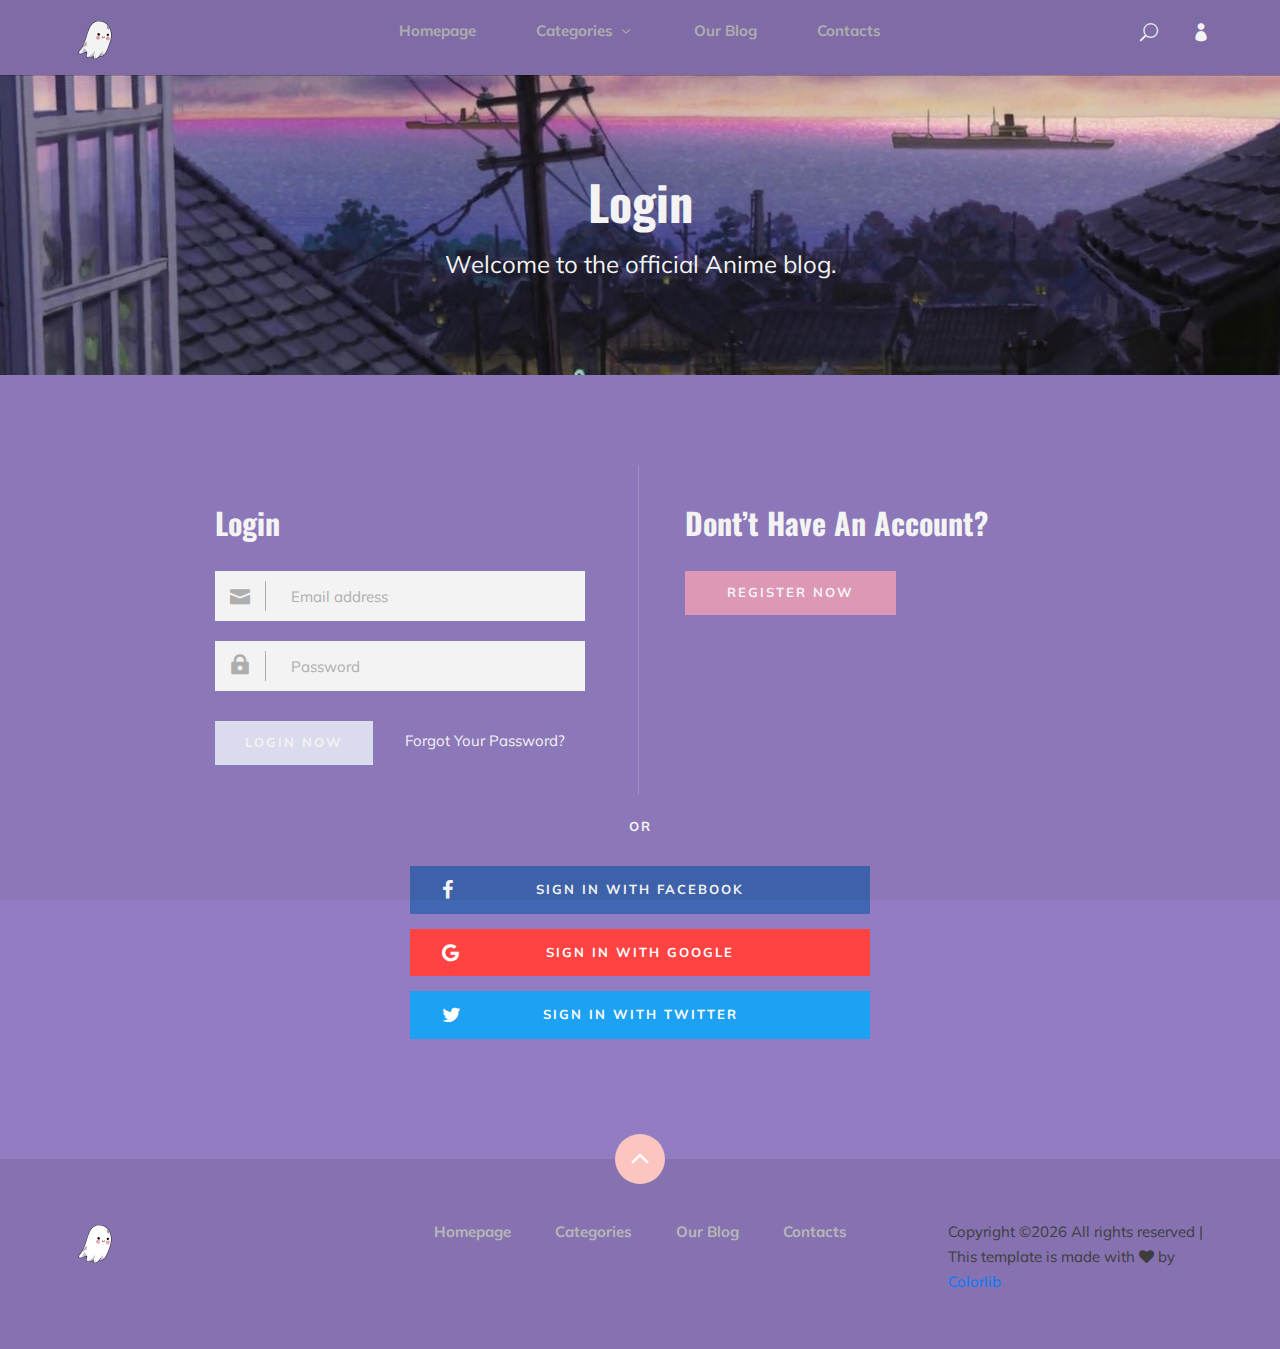
<file: login.html>
<!DOCTYPE html>
<html lang="zxx">

<head>
    <meta charset="UTF-8">
    <meta name="description" content="Anime Template">
    <meta name="keywords" content="Anime, unica, creative, html">
    <meta name="viewport" content="width=device-width, initial-scale=1.0">
    <meta http-equiv="X-UA-Compatible" content="ie=edge">
    <title>Anime | Template</title>

    <!-- Google Font -->
    <link href="https://fonts.googleapis.com/css2?family=Oswald:wght@300;400;500;600;700&display=swap" rel="stylesheet">
    <link href="https://fonts.googleapis.com/css2?family=Mulish:wght@300;400;500;600;700;800;900&display=swap"
    rel="stylesheet">

    <!-- Css Styles -->
    <link rel="stylesheet" href="css/bootstrap.min.css" type="text/css">
    <link rel="stylesheet" href="css/font-awesome.min.css" type="text/css">
    <link rel="stylesheet" href="css/elegant-icons.css" type="text/css">
    <link rel="stylesheet" href="css/plyr.css" type="text/css">
    <link rel="stylesheet" href="css/nice-select.css" type="text/css">
    <link rel="stylesheet" href="css/owl.carousel.min.css" type="text/css">
    <link rel="stylesheet" href="css/slicknav.min.css" type="text/css">
    <link rel="stylesheet" href="css/style.css" type="text/css">
</head>

<body>
    <!-- Page Preloder -->
    <div id="preloder">
        <div class="loader"></div>
    </div>

    <!-- Header Section Begin -->
    <header class="header">
        <div class="container">
            <div class="row">
                <div class="col-lg-2">
                    <div class="header__logo">
                        <a href="./index.html">
                            <img src="img/logo.png" alt="">
                        </a>
                    </div>
                </div>
                <div class="col-lg-8">
                    <div class="header__nav">
                        <nav class="header__menu mobile-menu">
                            <ul>
                                <li><a href="./index.html">Homepage</a></li>
                                <li><a href="./categories.html">Categories <span class="arrow_carrot-down"></span></a>
                                    <ul class="dropdown">
                                        <li><a href="./categories.html">Categories</a></li>
                                        <li><a href="./anime-details.html">Anime Details</a></li>
                                        <li><a href="./anime-watching.html">Anime Watching</a></li>
                                        <li><a href="./blog-details.html">Blog Details</a></li>
                                        <li><a href="./signup.html">Sign Up</a></li>
                                        <li><a href="./login.html">Login</a></li>
                                    </ul>
                                </li>
                                <li><a href="./blog.html">Our Blog</a></li>
                                <li><a href="#">Contacts</a></li>
                            </ul>
                        </nav>
                    </div>
                </div>
                <div class="col-lg-2">
                    <div class="header__right">
                        <a href="#" class="search-switch"><span class="icon_search"></span></a>
                        <a href="./login.html"><span class="icon_profile"></span></a>
                    </div>
                </div>
            </div>
            <div id="mobile-menu-wrap"></div>
        </div>
    </header>
    <!-- Header End -->

    <!-- Normal Breadcrumb Begin -->
    <section class="normal-breadcrumb set-bg" data-setbg="img/normal-breadcrumb.jpg">
        <div class="container">
            <div class="row">
                <div class="col-lg-12 text-center">
                    <div class="normal__breadcrumb__text">
                        <h2>Login</h2>
                        <p>Welcome to the official Anime blog.</p>
                    </div>
                </div>
            </div>
        </div>
    </section>
    <!-- Normal Breadcrumb End -->

    <!-- Login Section Begin -->
    <section class="login spad">
        <div class="container">
            <div class="row">
                <div class="col-lg-6">
                    <div class="login__form">
                        <h3>Login</h3>
                        <form action="#">
                            <div class="input__item">
                                <input type="text" placeholder="Email address">
                                <span class="icon_mail"></span>
                            </div>
                            <div class="input__item">
                                <input type="text" placeholder="Password">
                                <span class="icon_lock"></span>
                            </div>
                            <button type="submit" class="site-btn">Login Now</button>
                        </form>
                        <a href="#" class="forget_pass">Forgot Your Password?</a>
                    </div>
                </div>
                <div class="col-lg-6">
                    <div class="login__register">
                        <h3>Dont’t Have An Account?</h3>
                        <a href="#" class="primary-btn">Register Now</a>
                    </div>
                </div>
            </div>
            <div class="login__social">
                <div class="row d-flex justify-content-center">
                    <div class="col-lg-6">
                        <div class="login__social__links">
                            <span>or</span>
                            <ul>
                                <li><a href="#" class="facebook"><i class="fa fa-facebook"></i> Sign in With
                                Facebook</a></li>
                                <li><a href="#" class="google"><i class="fa fa-google"></i> Sign in With Google</a></li>
                                <li><a href="#" class="twitter"><i class="fa fa-twitter"></i> Sign in With Twitter</a>
                                </li>
                            </ul>
                        </div>
                    </div>
                </div>
            </div>
        </div>
    </section>
    <!-- Login Section End -->

    <!-- Footer Section Begin -->
    <footer class="footer">
        <div class="page-up">
            <a href="#" id="scrollToTopButton"><span class="arrow_carrot-up"></span></a>
        </div>
        <div class="container">
            <div class="row">
                <div class="col-lg-3">
                    <div class="footer__logo">
                        <a href="./index.html"><img src="img/logo.png" alt=""></a>
                    </div>
                </div>
                <div class="col-lg-6">
                    <div class="footer__nav">
                        <ul>
                            <li class="active"><a href="./index.html">Homepage</a></li>
                            <li><a href="./categories.html">Categories</a></li>
                            <li><a href="./blog.html">Our Blog</a></li>
                            <li><a href="#">Contacts</a></li>
                        </ul>
                    </div>
                </div>
                <div class="col-lg-3">
                    <p><!-- Link back to Colorlib can't be removed. Template is licensed under CC BY 3.0. -->
                      Copyright &copy;<script>document.write(new Date().getFullYear());</script> All rights reserved | This template is made with <i class="fa fa-heart" aria-hidden="true"></i> by <a href="https://colorlib.com" target="_blank">Colorlib</a>
                      <!-- Link back to Colorlib can't be removed. Template is licensed under CC BY 3.0. --></p>

                  </div>
              </div>
          </div>
      </footer>
      <!-- Footer Section End -->

      <!-- Search model Begin -->
      <div class="search-model">
        <div class="h-100 d-flex align-items-center justify-content-center">
            <div class="search-close-switch"><i class="icon_close"></i></div>
            <form class="search-model-form">
                <input type="text" id="search-input" placeholder="Search here.....">
            </form>
        </div>
    </div>
    <!-- Search model end -->

    <!-- Js Plugins -->
    <script src="js/jquery-3.3.1.min.js"></script>
    <script src="js/bootstrap.min.js"></script>
    <script src="js/player.js"></script>
    <script src="js/jquery.nice-select.min.js"></script>
    <script src="js/mixitup.min.js"></script>
    <script src="js/jquery.slicknav.js"></script>
    <script src="js/owl.carousel.min.js"></script>
    <script src="js/main.js"></script>


</body>

</html>
</file>
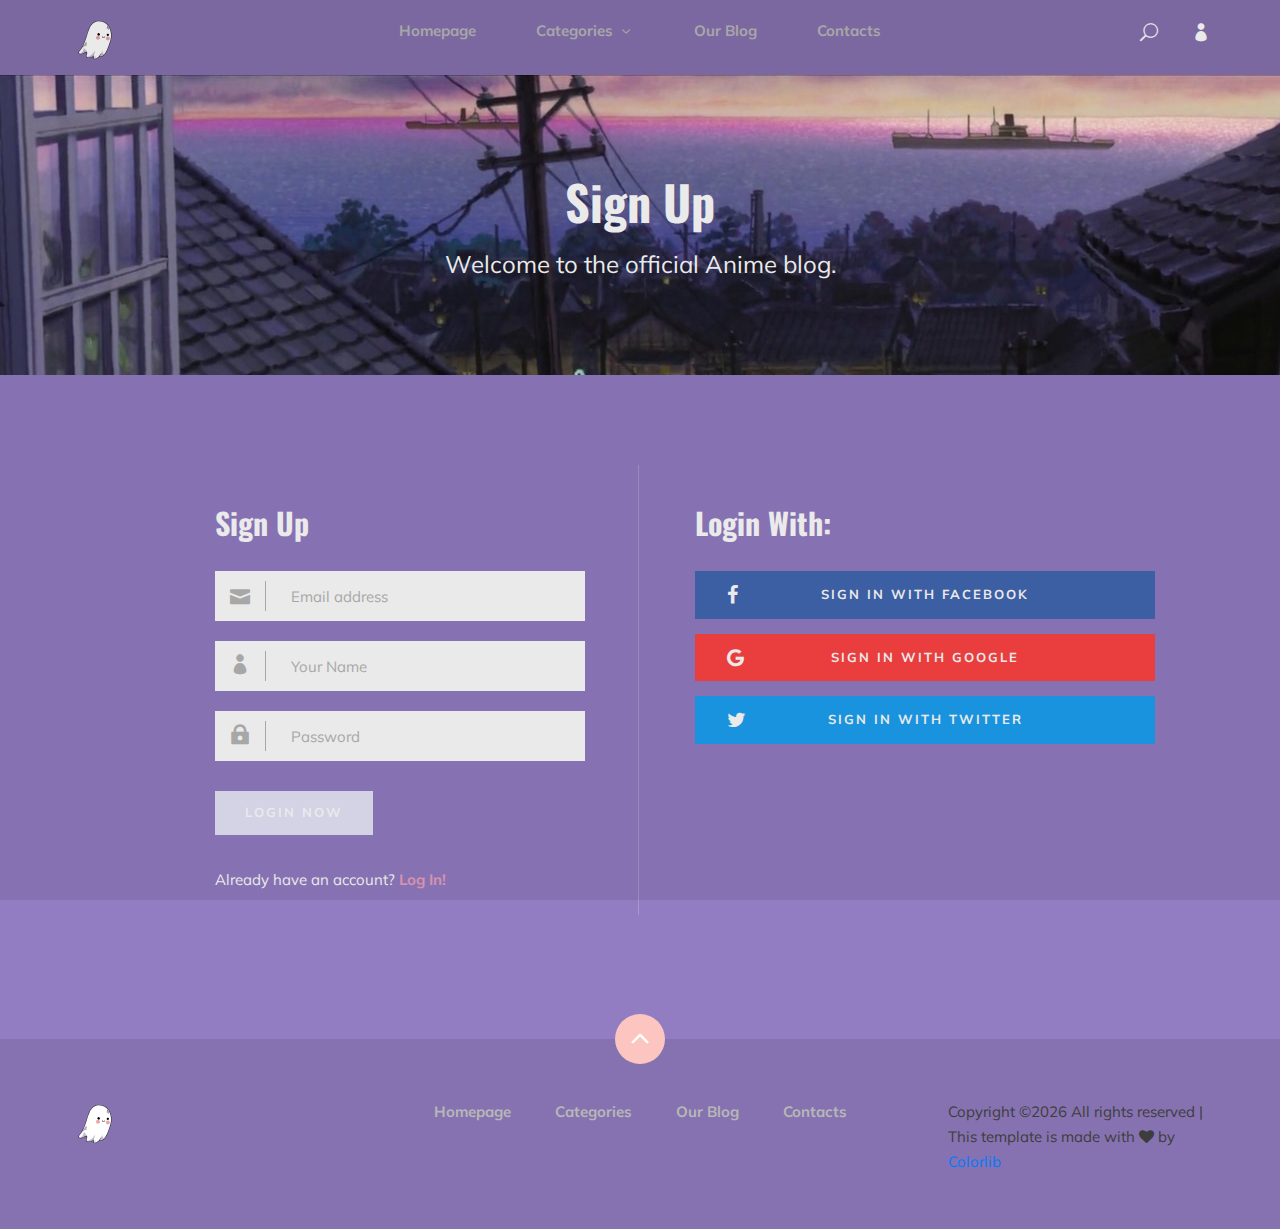
<file: signup.html>
<!DOCTYPE html>
<html lang="zxx">

<head>
    <meta charset="UTF-8">
    <meta name="description" content="Anime Template">
    <meta name="keywords" content="Anime, unica, creative, html">
    <meta name="viewport" content="width=device-width, initial-scale=1.0">
    <meta http-equiv="X-UA-Compatible" content="ie=edge">
    <title>Anime | Template</title>

    <!-- Google Font -->
    <link href="https://fonts.googleapis.com/css2?family=Oswald:wght@300;400;500;600;700&display=swap" rel="stylesheet">
    <link href="https://fonts.googleapis.com/css2?family=Mulish:wght@300;400;500;600;700;800;900&display=swap"
    rel="stylesheet">

    <!-- Css Styles -->
    <link rel="stylesheet" href="css/bootstrap.min.css" type="text/css">
    <link rel="stylesheet" href="css/font-awesome.min.css" type="text/css">
    <link rel="stylesheet" href="css/elegant-icons.css" type="text/css">
    <link rel="stylesheet" href="css/plyr.css" type="text/css">
    <link rel="stylesheet" href="css/nice-select.css" type="text/css">
    <link rel="stylesheet" href="css/owl.carousel.min.css" type="text/css">
    <link rel="stylesheet" href="css/slicknav.min.css" type="text/css">
    <link rel="stylesheet" href="css/style.css" type="text/css">
</head>

<body>
    <!-- Page Preloder -->
    <div id="preloder">
        <div class="loader"></div>
    </div>

    <!-- Header Section Begin -->
    <header class="header">
        <div class="container">
            <div class="row">
                <div class="col-lg-2">
                    <div class="header__logo">
                        <a href="./index.html">
                            <img src="img/logo.png" alt="">
                        </a>
                    </div>
                </div>
                <div class="col-lg-8">
                    <div class="header__nav">
                        <nav class="header__menu mobile-menu">
                            <ul>
                                <li><a href="./index.html">Homepage</a></li>
                                <li><a href="./categories.html">Categories <span class="arrow_carrot-down"></span></a>
                                    <ul class="dropdown">
                                        <li><a href="./categories.html">Categories</a></li>
                                        <li><a href="./anime-details.html">Anime Details</a></li>
                                        <li><a href="./anime-watching.html">Anime Watching</a></li>
                                        <li><a href="./blog-details.html">Blog Details</a></li>
                                        <li><a href="./signup.html">Sign Up</a></li>
                                        <li><a href="./login.html">Login</a></li>
                                    </ul>
                                </li>
                                <li><a href="./blog.html">Our Blog</a></li>
                                <li><a href="#">Contacts</a></li>
                            </ul>
                        </nav>
                    </div>
                </div>
                <div class="col-lg-2">
                    <div class="header__right">
                        <a href="#" class="search-switch"><span class="icon_search"></span></a>
                        <a href="./login.html"><span class="icon_profile"></span></a>
                    </div>
                </div>
            </div>
            <div id="mobile-menu-wrap"></div>
        </div>
    </header>
    <!-- Header End -->

    <!-- Normal Breadcrumb Begin -->
    <section class="normal-breadcrumb set-bg" data-setbg="img/normal-breadcrumb.jpg">
        <div class="container">
            <div class="row">
                <div class="col-lg-12 text-center">
                    <div class="normal__breadcrumb__text">
                        <h2>Sign Up</h2>
                        <p>Welcome to the official Anime blog.</p>
                    </div>
                </div>
            </div>
        </div>
    </section>
    <!-- Normal Breadcrumb End -->

    <!-- Signup Section Begin -->
    <section class="signup spad">
        <div class="container">
            <div class="row">
                <div class="col-lg-6">
                    <div class="login__form">
                        <h3>Sign Up</h3>
                        <form action="#">
                            <div class="input__item">
                                <input type="text" placeholder="Email address">
                                <span class="icon_mail"></span>
                            </div>
                            <div class="input__item">
                                <input type="text" placeholder="Your Name">
                                <span class="icon_profile"></span>
                            </div>
                            <div class="input__item">
                                <input type="text" placeholder="Password">
                                <span class="icon_lock"></span>
                            </div>
                            <button type="submit" class="site-btn">Login Now</button>
                        </form>
                        <h5>Already have an account? <a href="#">Log In!</a></h5>
                    </div>
                </div>
                <div class="col-lg-6">
                    <div class="login__social__links">
                        <h3>Login With:</h3>
                        <ul>
                            <li><a href="#" class="facebook"><i class="fa fa-facebook"></i> Sign in With Facebook</a>
                            </li>
                            <li><a href="#" class="google"><i class="fa fa-google"></i> Sign in With Google</a></li>
                            <li><a href="#" class="twitter"><i class="fa fa-twitter"></i> Sign in With Twitter</a></li>
                        </ul>
                    </div>
                </div>
            </div>
        </div>
    </section>
    <!-- Signup Section End -->

    <!-- Footer Section Begin -->
    <footer class="footer">
        <div class="page-up">
            <a href="#" id="scrollToTopButton"><span class="arrow_carrot-up"></span></a>
        </div>
        <div class="container">
            <div class="row">
                <div class="col-lg-3">
                    <div class="footer__logo">
                        <a href="./index.html"><img src="img/logo.png" alt=""></a>
                    </div>
                </div>
                <div class="col-lg-6">
                    <div class="footer__nav">
                        <ul>
                            <li class="active"><a href="./index.html">Homepage</a></li>
                            <li><a href="./categories.html">Categories</a></li>
                            <li><a href="./blog.html">Our Blog</a></li>
                            <li><a href="#">Contacts</a></li>
                        </ul>
                    </div>
                </div>
                <div class="col-lg-3">
                    <p><!-- Link back to Colorlib can't be removed. Template is licensed under CC BY 3.0. -->
                      Copyright &copy;<script>document.write(new Date().getFullYear());</script> All rights reserved | This template is made with <i class="fa fa-heart" aria-hidden="true"></i> by <a href="https://colorlib.com" target="_blank">Colorlib</a>
                      <!-- Link back to Colorlib can't be removed. Template is licensed under CC BY 3.0. --></p>

                  </div>
              </div>
          </div>
      </footer>
      <!-- Footer Section End -->

      <!-- Search model Begin -->
      <div class="search-model">
        <div class="h-100 d-flex align-items-center justify-content-center">
            <div class="search-close-switch"><i class="icon_close"></i></div>
            <form class="search-model-form">
                <input type="text" id="search-input" placeholder="Search here.....">
            </form>
        </div>
    </div>
    <!-- Search model end -->

    <!-- Js Plugins -->
    <script src="js/jquery-3.3.1.min.js"></script>
    <script src="js/bootstrap.min.js"></script>
    <script src="js/player.js"></script>
    <script src="js/jquery.nice-select.min.js"></script>
    <script src="js/mixitup.min.js"></script>
    <script src="js/jquery.slicknav.js"></script>
    <script src="js/owl.carousel.min.js"></script>
    <script src="js/main.js"></script>

</body>

</html>
</file>
<file: css/elegant-icons.css>
@font-face {
	font-family: 'ElegantIcons';
	src:url('../fonts/ElegantIcons.eot');
	src:url('../fonts/ElegantIcons.eot?#iefix') format('embedded-opentype'),
		url('../fonts/ElegantIcons.woff') format('woff'),
		url('../fonts/ElegantIcons.ttf') format('truetype'),
		url('../fonts/ElegantIcons.svg#ElegantIcons') format('svg');
	font-weight: normal;
	font-style: normal;
}

/* Use the following CSS code if you want to use data attributes for inserting your icons */
[data-icon]:before {
	font-family: 'ElegantIcons';
	content: attr(data-icon);
	speak: none;
	font-weight: normal;
	font-variant: normal;
	text-transform: none;
	line-height: 1;
	-webkit-font-smoothing: antialiased;
	-moz-osx-font-smoothing: grayscale;
}

/* Use the following CSS code if you want to have a class per icon */
/*
Instead of a list of all class selectors,
you can use the generic selector below, but it's slower:
[class*="your-class-prefix"] {
*/
.arrow_up, .arrow_down, .arrow_left, .arrow_right, .arrow_left-up, .arrow_right-up, .arrow_right-down, .arrow_left-down, .arrow-up-down, .arrow_up-down_alt, .arrow_left-right_alt, .arrow_left-right, .arrow_expand_alt2, .arrow_expand_alt, .arrow_condense, .arrow_expand, .arrow_move, .arrow_carrot-up, .arrow_carrot-down, .arrow_carrot-left, .arrow_carrot-right, .arrow_carrot-2up, .arrow_carrot-2down, .arrow_carrot-2left, .arrow_carrot-2right, .arrow_carrot-up_alt2, .arrow_carrot-down_alt2, .arrow_carrot-left_alt2, .arrow_carrot-right_alt2, .arrow_carrot-2up_alt2, .arrow_carrot-2down_alt2, .arrow_carrot-2left_alt2, .arrow_carrot-2right_alt2, .arrow_triangle-up, .arrow_triangle-down, .arrow_triangle-left, .arrow_triangle-right, .arrow_triangle-up_alt2, .arrow_triangle-down_alt2, .arrow_triangle-left_alt2, .arrow_triangle-right_alt2, .arrow_back, .icon_minus-06, .icon_plus, .icon_close, .icon_check, .icon_minus_alt2, .icon_plus_alt2, .icon_close_alt2, .icon_check_alt2, .icon_zoom-out_alt, .icon_zoom-in_alt, .icon_search, .icon_box-empty, .icon_box-selected, .icon_minus-box, .icon_plus-box, .icon_box-checked, .icon_circle-empty, .icon_circle-slelected, .icon_stop_alt2, .icon_stop, .icon_pause_alt2, .icon_pause, .icon_menu, .icon_menu-square_alt2, .icon_menu-circle_alt2, .icon_ul, .icon_ol, .icon_adjust-horiz, .icon_adjust-vert, .icon_document_alt, .icon_documents_alt, .icon_pencil, .icon_pencil-edit_alt, .icon_pencil-edit, .icon_folder-alt, .icon_folder-open_alt, .icon_folder-add_alt, .icon_info_alt, .icon_error-oct_alt, .icon_error-circle_alt, .icon_error-triangle_alt, .icon_question_alt2, .icon_question, .icon_comment_alt, .icon_chat_alt, .icon_vol-mute_alt, .icon_volume-low_alt, .icon_volume-high_alt, .icon_quotations, .icon_quotations_alt2, .icon_clock_alt, .icon_lock_alt, .icon_lock-open_alt, .icon_key_alt, .icon_cloud_alt, .icon_cloud-upload_alt, .icon_cloud-download_alt, .icon_image, .icon_images, .icon_lightbulb_alt, .icon_gift_alt, .icon_house_alt, .icon_genius, .icon_mobile, .icon_tablet, .icon_laptop, .icon_desktop, .icon_camera_alt, .icon_mail_alt, .icon_cone_alt, .icon_ribbon_alt, .icon_bag_alt, .icon_creditcard, .icon_cart_alt, .icon_paperclip, .icon_tag_alt, .icon_tags_alt, .icon_trash_alt, .icon_cursor_alt, .icon_mic_alt, .icon_compass_alt, .icon_pin_alt, .icon_pushpin_alt, .icon_map_alt, .icon_drawer_alt, .icon_toolbox_alt, .icon_book_alt, .icon_calendar, .icon_film, .icon_table, .icon_contacts_alt, .icon_headphones, .icon_lifesaver, .icon_piechart, .icon_refresh, .icon_link_alt, .icon_link, .icon_loading, .icon_blocked, .icon_archive_alt, .icon_heart_alt, .icon_star_alt, .icon_star-half_alt, .icon_star, .icon_star-half, .icon_tools, .icon_tool, .icon_cog, .icon_cogs, .arrow_up_alt, .arrow_down_alt, .arrow_left_alt, .arrow_right_alt, .arrow_left-up_alt, .arrow_right-up_alt, .arrow_right-down_alt, .arrow_left-down_alt, .arrow_condense_alt, .arrow_expand_alt3, .arrow_carrot_up_alt, .arrow_carrot-down_alt, .arrow_carrot-left_alt, .arrow_carrot-right_alt, .arrow_carrot-2up_alt, .arrow_carrot-2dwnn_alt, .arrow_carrot-2left_alt, .arrow_carrot-2right_alt, .arrow_triangle-up_alt, .arrow_triangle-down_alt, .arrow_triangle-left_alt, .arrow_triangle-right_alt, .icon_minus_alt, .icon_plus_alt, .icon_close_alt, .icon_check_alt, .icon_zoom-out, .icon_zoom-in, .icon_stop_alt, .icon_menu-square_alt, .icon_menu-circle_alt, .icon_document, .icon_documents, .icon_pencil_alt, .icon_folder, .icon_folder-open, .icon_folder-add, .icon_folder_upload, .icon_folder_download, .icon_info, .icon_error-circle, .icon_error-oct, .icon_error-triangle, .icon_question_alt, .icon_comment, .icon_chat, .icon_vol-mute, .icon_volume-low, .icon_volume-high, .icon_quotations_alt, .icon_clock, .icon_lock, .icon_lock-open, .icon_key, .icon_cloud, .icon_cloud-upload, .icon_cloud-download, .icon_lightbulb, .icon_gift, .icon_house, .icon_camera, .icon_mail, .icon_cone, .icon_ribbon, .icon_bag, .icon_cart, .icon_tag, .icon_tags, .icon_trash, .icon_cursor, .icon_mic, .icon_compass, .icon_pin, .icon_pushpin, .icon_map, .icon_drawer, .icon_toolbox, .icon_book, .icon_contacts, .icon_archive, .icon_heart, .icon_profile, .icon_group, .icon_grid-2x2, .icon_grid-3x3, .icon_music, .icon_pause_alt, .icon_phone, .icon_upload, .icon_download, .social_facebook, .social_twitter, .social_pinterest, .social_googleplus, .social_tumblr, .social_tumbleupon, .social_wordpress, .social_instagram, .social_dribbble, .social_vimeo, .social_linkedin, .social_rss, .social_deviantart, .social_share, .social_myspace, .social_skype, .social_youtube, .social_picassa, .social_googledrive, .social_flickr, .social_blogger, .social_spotify, .social_delicious, .social_facebook_circle, .social_twitter_circle, .social_pinterest_circle, .social_googleplus_circle, .social_tumblr_circle, .social_stumbleupon_circle, .social_wordpress_circle, .social_instagram_circle, .social_dribbble_circle, .social_vimeo_circle, .social_linkedin_circle, .social_rss_circle, .social_deviantart_circle, .social_share_circle, .social_myspace_circle, .social_skype_circle, .social_youtube_circle, .social_picassa_circle, .social_googledrive_alt2, .social_flickr_circle, .social_blogger_circle, .social_spotify_circle, .social_delicious_circle, .social_facebook_square, .social_twitter_square, .social_pinterest_square, .social_googleplus_square, .social_tumblr_square, .social_stumbleupon_square, .social_wordpress_square, .social_instagram_square, .social_dribbble_square, .social_vimeo_square, .social_linkedin_square, .social_rss_square, .social_deviantart_square, .social_share_square, .social_myspace_square, .social_skype_square, .social_youtube_square, .social_picassa_square, .social_googledrive_square, .social_flickr_square, .social_blogger_square, .social_spotify_square, .social_delicious_square, .icon_printer, .icon_calulator, .icon_building, .icon_floppy, .icon_drive, .icon_search-2, .icon_id, .icon_id-2, .icon_puzzle, .icon_like, .icon_dislike, .icon_mug, .icon_currency, .icon_wallet, .icon_pens, .icon_easel, .icon_flowchart, .icon_datareport, .icon_briefcase, .icon_shield, .icon_percent, .icon_globe, .icon_globe-2, .icon_target, .icon_hourglass, .icon_balance, .icon_rook, .icon_printer-alt, .icon_calculator_alt, .icon_building_alt, .icon_floppy_alt, .icon_drive_alt, .icon_search_alt, .icon_id_alt, .icon_id-2_alt, .icon_puzzle_alt, .icon_like_alt, .icon_dislike_alt, .icon_mug_alt, .icon_currency_alt, .icon_wallet_alt, .icon_pens_alt, .icon_easel_alt, .icon_flowchart_alt, .icon_datareport_alt, .icon_briefcase_alt, .icon_shield_alt, .icon_percent_alt, .icon_globe_alt, .icon_clipboard {
	font-family: 'ElegantIcons';
	speak: none;
	font-style: normal;
	font-weight: normal;
	font-variant: normal;
	text-transform: none;
	line-height: 1;
	-webkit-font-smoothing: antialiased;
}
.arrow_up:before {
	content: "\21";
}
.arrow_down:before {
	content: "\22";
}
.arrow_left:before {
	content: "\23";
}
.arrow_right:before {
	content: "\24";
}
.arrow_left-up:before {
	content: "\25";
}
.arrow_right-up:before {
	content: "\26";
}
.arrow_right-down:before {
	content: "\27";
}
.arrow_left-down:before {
	content: "\28";
}
.arrow-up-down:before {
	content: "\29";
}
.arrow_up-down_alt:before {
	content: "\2a";
}
.arrow_left-right_alt:before {
	content: "\2b";
}
.arrow_left-right:before {
	content: "\2c";
}
.arrow_expand_alt2:before {
	content: "\2d";
}
.arrow_expand_alt:before {
	content: "\2e";
}
.arrow_condense:before {
	content: "\2f";
}
.arrow_expand:before {
	content: "\30";
}
.arrow_move:before {
	content: "\31";
}
.arrow_carrot-up:before {
	content: "\32";
}
.arrow_carrot-down:before {
	content: "\33";
}
.arrow_carrot-left:before {
	content: "\34";
}
.arrow_carrot-right:before {
	content: "\35";
}
.arrow_carrot-2up:before {
	content: "\36";
}
.arrow_carrot-2down:before {
	content: "\37";
}
.arrow_carrot-2left:before {
	content: "\38";
}
.arrow_carrot-2right:before {
	content: "\39";
}
.arrow_carrot-up_alt2:before {
	content: "\3a";
}
.arrow_carrot-down_alt2:before {
	content: "\3b";
}
.arrow_carrot-left_alt2:before {
	content: "\3c";
}
.arrow_carrot-right_alt2:before {
	content: "\3d";
}
.arrow_carrot-2up_alt2:before {
	content: "\3e";
}
.arrow_carrot-2down_alt2:before {
	content: "\3f";
}
.arrow_carrot-2left_alt2:before {
	content: "\40";
}
.arrow_carrot-2right_alt2:before {
	content: "\41";
}
.arrow_triangle-up:before {
	content: "\42";
}
.arrow_triangle-down:before {
	content: "\43";
}
.arrow_triangle-left:before {
	content: "\44";
}
.arrow_triangle-right:before {
	content: "\45";
}
.arrow_triangle-up_alt2:before {
	content: "\46";
}
.arrow_triangle-down_alt2:before {
	content: "\47";
}
.arrow_triangle-left_alt2:before {
	content: "\48";
}
.arrow_triangle-right_alt2:before {
	content: "\49";
}
.arrow_back:before {
	content: "\4a";
}
.icon_minus-06:before {
	content: "\4b";
}
.icon_plus:before {
	content: "\4c";
}
.icon_close:before {
	content: "\4d";
}
.icon_check:before {
	content: "\4e";
}
.icon_minus_alt2:before {
	content: "\4f";
}
.icon_plus_alt2:before {
	content: "\50";
}
.icon_close_alt2:before {
	content: "\51";
}
.icon_check_alt2:before {
	content: "\52";
}
.icon_zoom-out_alt:before {
	content: "\53";
}
.icon_zoom-in_alt:before {
	content: "\54";
}
.icon_search:before {
	content: "\55";
}
.icon_box-empty:before {
	content: "\56";
}
.icon_box-selected:before {
	content: "\57";
}
.icon_minus-box:before {
	content: "\58";
}
.icon_plus-box:before {
	content: "\59";
}
.icon_box-checked:before {
	content: "\5a";
}
.icon_circle-empty:before {
	content: "\5b";
}
.icon_circle-slelected:before {
	content: "\5c";
}
.icon_stop_alt2:before {
	content: "\5d";
}
.icon_stop:before {
	content: "\5e";
}
.icon_pause_alt2:before {
	content: "\5f";
}
.icon_pause:before {
	content: "\60";
}
.icon_menu:before {
	content: "\61";
}
.icon_menu-square_alt2:before {
	content: "\62";
}
.icon_menu-circle_alt2:before {
	content: "\63";
}
.icon_ul:before {
	content: "\64";
}
.icon_ol:before {
	content: "\65";
}
.icon_adjust-horiz:before {
	content: "\66";
}
.icon_adjust-vert:before {
	content: "\67";
}
.icon_document_alt:before {
	content: "\68";
}
.icon_documents_alt:before {
	content: "\69";
}
.icon_pencil:before {
	content: "\6a";
}
.icon_pencil-edit_alt:before {
	content: "\6b";
}
.icon_pencil-edit:before {
	content: "\6c";
}
.icon_folder-alt:before {
	content: "\6d";
}
.icon_folder-open_alt:before {
	content: "\6e";
}
.icon_folder-add_alt:before {
	content: "\6f";
}
.icon_info_alt:before {
	content: "\70";
}
.icon_error-oct_alt:before {
	content: "\71";
}
.icon_error-circle_alt:before {
	content: "\72";
}
.icon_error-triangle_alt:before {
	content: "\73";
}
.icon_question_alt2:before {
	content: "\74";
}
.icon_question:before {
	content: "\75";
}
.icon_comment_alt:before {
	content: "\76";
}
.icon_chat_alt:before {
	content: "\77";
}
.icon_vol-mute_alt:before {
	content: "\78";
}
.icon_volume-low_alt:before {
	content: "\79";
}
.icon_volume-high_alt:before {
	content: "\7a";
}
.icon_quotations:before {
	content: "\7b";
}
.icon_quotations_alt2:before {
	content: "\7c";
}
.icon_clock_alt:before {
	content: "\7d";
}
.icon_lock_alt:before {
	content: "\7e";
}
.icon_lock-open_alt:before {
	content: "\e000";
}
.icon_key_alt:before {
	content: "\e001";
}
.icon_cloud_alt:before {
	content: "\e002";
}
.icon_cloud-upload_alt:before {
	content: "\e003";
}
.icon_cloud-download_alt:before {
	content: "\e004";
}
.icon_image:before {
	content: "\e005";
}
.icon_images:before {
	content: "\e006";
}
.icon_lightbulb_alt:before {
	content: "\e007";
}
.icon_gift_alt:before {
	content: "\e008";
}
.icon_house_alt:before {
	content: "\e009";
}
.icon_genius:before {
	content: "\e00a";
}
.icon_mobile:before {
	content: "\e00b";
}
.icon_tablet:before {
	content: "\e00c";
}
.icon_laptop:before {
	content: "\e00d";
}
.icon_desktop:before {
	content: "\e00e";
}
.icon_camera_alt:before {
	content: "\e00f";
}
.icon_mail_alt:before {
	content: "\e010";
}
.icon_cone_alt:before {
	content: "\e011";
}
.icon_ribbon_alt:before {
	content: "\e012";
}
.icon_bag_alt:before {
	content: "\e013";
}
.icon_creditcard:before {
	content: "\e014";
}
.icon_cart_alt:before {
	content: "\e015";
}
.icon_paperclip:before {
	content: "\e016";
}
.icon_tag_alt:before {
	content: "\e017";
}
.icon_tags_alt:before {
	content: "\e018";
}
.icon_trash_alt:before {
	content: "\e019";
}
.icon_cursor_alt:before {
	content: "\e01a";
}
.icon_mic_alt:before {
	content: "\e01b";
}
.icon_compass_alt:before {
	content: "\e01c";
}
.icon_pin_alt:before {
	content: "\e01d";
}
.icon_pushpin_alt:before {
	content: "\e01e";
}
.icon_map_alt:before {
	content: "\e01f";
}
.icon_drawer_alt:before {
	content: "\e020";
}
.icon_toolbox_alt:before {
	content: "\e021";
}
.icon_book_alt:before {
	content: "\e022";
}
.icon_calendar:before {
	content: "\e023";
}
.icon_film:before {
	content: "\e024";
}
.icon_table:before {
	content: "\e025";
}
.icon_contacts_alt:before {
	content: "\e026";
}
.icon_headphones:before {
	content: "\e027";
}
.icon_lifesaver:before {
	content: "\e028";
}
.icon_piechart:before {
	content: "\e029";
}
.icon_refresh:before {
	content: "\e02a";
}
.icon_link_alt:before {
	content: "\e02b";
}
.icon_link:before {
	content: "\e02c";
}
.icon_loading:before {
	content: "\e02d";
}
.icon_blocked:before {
	content: "\e02e";
}
.icon_archive_alt:before {
	content: "\e02f";
}
.icon_heart_alt:before {
	content: "\e030";
}
.icon_star_alt:before {
	content: "\e031";
}
.icon_star-half_alt:before {
	content: "\e032";
}
.icon_star:before {
	content: "\e033";
}
.icon_star-half:before {
	content: "\e034";
}
.icon_tools:before {
	content: "\e035";
}
.icon_tool:before {
	content: "\e036";
}
.icon_cog:before {
	content: "\e037";
}
.icon_cogs:before {
	content: "\e038";
}
.arrow_up_alt:before {
	content: "\e039";
}
.arrow_down_alt:before {
	content: "\e03a";
}
.arrow_left_alt:before {
	content: "\e03b";
}
.arrow_right_alt:before {
	content: "\e03c";
}
.arrow_left-up_alt:before {
	content: "\e03d";
}
.arrow_right-up_alt:before {
	content: "\e03e";
}
.arrow_right-down_alt:before {
	content: "\e03f";
}
.arrow_left-down_alt:before {
	content: "\e040";
}
.arrow_condense_alt:before {
	content: "\e041";
}
.arrow_expand_alt3:before {
	content: "\e042";
}
.arrow_carrot_up_alt:before {
	content: "\e043";
}
.arrow_carrot-down_alt:before {
	content: "\e044";
}
.arrow_carrot-left_alt:before {
	content: "\e045";
}
.arrow_carrot-right_alt:before {
	content: "\e046";
}
.arrow_carrot-2up_alt:before {
	content: "\e047";
}
.arrow_carrot-2dwnn_alt:before {
	content: "\e048";
}
.arrow_carrot-2left_alt:before {
	content: "\e049";
}
.arrow_carrot-2right_alt:before {
	content: "\e04a";
}
.arrow_triangle-up_alt:before {
	content: "\e04b";
}
.arrow_triangle-down_alt:before {
	content: "\e04c";
}
.arrow_triangle-left_alt:before {
	content: "\e04d";
}
.arrow_triangle-right_alt:before {
	content: "\e04e";
}
.icon_minus_alt:before {
	content: "\e04f";
}
.icon_plus_alt:before {
	content: "\e050";
}
.icon_close_alt:before {
	content: "\e051";
}
.icon_check_alt:before {
	content: "\e052";
}
.icon_zoom-out:before {
	content: "\e053";
}
.icon_zoom-in:before {
	content: "\e054";
}
.icon_stop_alt:before {
	content: "\e055";
}
.icon_menu-square_alt:before {
	content: "\e056";
}
.icon_menu-circle_alt:before {
	content: "\e057";
}
.icon_document:before {
	content: "\e058";
}
.icon_documents:before {
	content: "\e059";
}
.icon_pencil_alt:before {
	content: "\e05a";
}
.icon_folder:before {
	content: "\e05b";
}
.icon_folder-open:before {
	content: "\e05c";
}
.icon_folder-add:before {
	content: "\e05d";
}
.icon_folder_upload:before {
	content: "\e05e";
}
.icon_folder_download:before {
	content: "\e05f";
}
.icon_info:before {
	content: "\e060";
}
.icon_error-circle:before {
	content: "\e061";
}
.icon_error-oct:before {
	content: "\e062";
}
.icon_error-triangle:before {
	content: "\e063";
}
.icon_question_alt:before {
	content: "\e064";
}
.icon_comment:before {
	content: "\e065";
}
.icon_chat:before {
	content: "\e066";
}
.icon_vol-mute:before {
	content: "\e067";
}
.icon_volume-low:before {
	content: "\e068";
}
.icon_volume-high:before {
	content: "\e069";
}
.icon_quotations_alt:before {
	content: "\e06a";
}
.icon_clock:before {
	content: "\e06b";
}
.icon_lock:before {
	content: "\e06c";
}
.icon_lock-open:before {
	content: "\e06d";
}
.icon_key:before {
	content: "\e06e";
}
.icon_cloud:before {
	content: "\e06f";
}
.icon_cloud-upload:before {
	content: "\e070";
}
.icon_cloud-download:before {
	content: "\e071";
}
.icon_lightbulb:before {
	content: "\e072";
}
.icon_gift:before {
	content: "\e073";
}
.icon_house:before {
	content: "\e074";
}
.icon_camera:before {
	content: "\e075";
}
.icon_mail:before {
	content: "\e076";
}
.icon_cone:before {
	content: "\e077";
}
.icon_ribbon:before {
	content: "\e078";
}
.icon_bag:before {
	content: "\e079";
}
.icon_cart:before {
	content: "\e07a";
}
.icon_tag:before {
	content: "\e07b";
}
.icon_tags:before {
	content: "\e07c";
}
.icon_trash:before {
	content: "\e07d";
}
.icon_cursor:before {
	content: "\e07e";
}
.icon_mic:before {
	content: "\e07f";
}
.icon_compass:before {
	content: "\e080";
}
.icon_pin:before {
	content: "\e081";
}
.icon_pushpin:before {
	content: "\e082";
}
.icon_map:before {
	content: "\e083";
}
.icon_drawer:before {
	content: "\e084";
}
.icon_toolbox:before {
	content: "\e085";
}
.icon_book:before {
	content: "\e086";
}
.icon_contacts:before {
	content: "\e087";
}
.icon_archive:before {
	content: "\e088";
}
.icon_heart:before {
	content: "\e089";
}
.icon_profile:before {
	content: "\e08a";
}
.icon_group:before {
	content: "\e08b";
}
.icon_grid-2x2:before {
	content: "\e08c";
}
.icon_grid-3x3:before {
	content: "\e08d";
}
.icon_music:before {
	content: "\e08e";
}
.icon_pause_alt:before {
	content: "\e08f";
}
.icon_phone:before {
	content: "\e090";
}
.icon_upload:before {
	content: "\e091";
}
.icon_download:before {
	content: "\e092";
}
.social_facebook:before {
	content: "\e093";
}
.social_twitter:before {
	content: "\e094";
}
.social_pinterest:before {
	content: "\e095";
}
.social_googleplus:before {
	content: "\e096";
}
.social_tumblr:before {
	content: "\e097";
}
.social_tumbleupon:before {
	content: "\e098";
}
.social_wordpress:before {
	content: "\e099";
}
.social_instagram:before {
	content: "\e09a";
}
.social_dribbble:before {
	content: "\e09b";
}
.social_vimeo:before {
	content: "\e09c";
}
.social_linkedin:before {
	content: "\e09d";
}
.social_rss:before {
	content: "\e09e";
}
.social_deviantart:before {
	content: "\e09f";
}
.social_share:before {
	content: "\e0a0";
}
.social_myspace:before {
	content: "\e0a1";
}
.social_skype:before {
	content: "\e0a2";
}
.social_youtube:before {
	content: "\e0a3";
}
.social_picassa:before {
	content: "\e0a4";
}
.social_googledrive:before {
	content: "\e0a5";
}
.social_flickr:before {
	content: "\e0a6";
}
.social_blogger:before {
	content: "\e0a7";
}
.social_spotify:before {
	content: "\e0a8";
}
.social_delicious:before {
	content: "\e0a9";
}
.social_facebook_circle:before {
	content: "\e0aa";
}
.social_twitter_circle:before {
	content: "\e0ab";
}
.social_pinterest_circle:before {
	content: "\e0ac";
}
.social_googleplus_circle:before {
	content: "\e0ad";
}
.social_tumblr_circle:before {
	content: "\e0ae";
}
.social_stumbleupon_circle:before {
	content: "\e0af";
}
.social_wordpress_circle:before {
	content: "\e0b0";
}
.social_instagram_circle:before {
	content: "\e0b1";
}
.social_dribbble_circle:before {
	content: "\e0b2";
}
.social_vimeo_circle:before {
	content: "\e0b3";
}
.social_linkedin_circle:before {
	content: "\e0b4";
}
.social_rss_circle:before {
	content: "\e0b5";
}
.social_deviantart_circle:before {
	content: "\e0b6";
}
.social_share_circle:before {
	content: "\e0b7";
}
.social_myspace_circle:before {
	content: "\e0b8";
}
.social_skype_circle:before {
	content: "\e0b9";
}
.social_youtube_circle:before {
	content: "\e0ba";
}
.social_picassa_circle:before {
	content: "\e0bb";
}
.social_googledrive_alt2:before {
	content: "\e0bc";
}
.social_flickr_circle:before {
	content: "\e0bd";
}
.social_blogger_circle:before {
	content: "\e0be";
}
.social_spotify_circle:before {
	content: "\e0bf";
}
.social_delicious_circle:before {
	content: "\e0c0";
}
.social_facebook_square:before {
	content: "\e0c1";
}
.social_twitter_square:before {
	content: "\e0c2";
}
.social_pinterest_square:before {
	content: "\e0c3";
}
.social_googleplus_square:before {
	content: "\e0c4";
}
.social_tumblr_square:before {
	content: "\e0c5";
}
.social_stumbleupon_square:before {
	content: "\e0c6";
}
.social_wordpress_square:before {
	content: "\e0c7";
}
.social_instagram_square:before {
	content: "\e0c8";
}
.social_dribbble_square:before {
	content: "\e0c9";
}
.social_vimeo_square:before {
	content: "\e0ca";
}
.social_linkedin_square:before {
	content: "\e0cb";
}
.social_rss_square:before {
	content: "\e0cc";
}
.social_deviantart_square:before {
	content: "\e0cd";
}
.social_share_square:before {
	content: "\e0ce";
}
.social_myspace_square:before {
	content: "\e0cf";
}
.social_skype_square:before {
	content: "\e0d0";
}
.social_youtube_square:before {
	content: "\e0d1";
}
.social_picassa_square:before {
	content: "\e0d2";
}
.social_googledrive_square:before {
	content: "\e0d3";
}
.social_flickr_square:before {
	content: "\e0d4";
}
.social_blogger_square:before {
	content: "\e0d5";
}
.social_spotify_square:before {
	content: "\e0d6";
}
.social_delicious_square:before {
	content: "\e0d7";
}
.icon_printer:before {
	content: "\e103";
}
.icon_calulator:before {
	content: "\e0ee";
}
.icon_building:before {
	content: "\e0ef";
}
.icon_floppy:before {
	content: "\e0e8";
}
.icon_drive:before {
	content: "\e0ea";
}
.icon_search-2:before {
	content: "\e101";
}
.icon_id:before {
	content: "\e107";
}
.icon_id-2:before {
	content: "\e108";
}
.icon_puzzle:before {
	content: "\e102";
}
.icon_like:before {
	content: "\e106";
}
.icon_dislike:before {
	content: "\e0eb";
}
.icon_mug:before {
	content: "\e105";
}
.icon_currency:before {
	content: "\e0ed";
}
.icon_wallet:before {
	content: "\e100";
}
.icon_pens:before {
	content: "\e104";
}
.icon_easel:before {
	content: "\e0e9";
}
.icon_flowchart:before {
	content: "\e109";
}
.icon_datareport:before {
	content: "\e0ec";
}
.icon_briefcase:before {
	content: "\e0fe";
}
.icon_shield:before {
	content: "\e0f6";
}
.icon_percent:before {
	content: "\e0fb";
}
.icon_globe:before {
	content: "\e0e2";
}
.icon_globe-2:before {
	content: "\e0e3";
}
.icon_target:before {
	content: "\e0f5";
}
.icon_hourglass:before {
	content: "\e0e1";
}
.icon_balance:before {
	content: "\e0ff";
}
.icon_rook:before {
	content: "\e0f8";
}
.icon_printer-alt:before {
	content: "\e0fa";
}
.icon_calculator_alt:before {
	content: "\e0e7";
}
.icon_building_alt:before {
	content: "\e0fd";
}
.icon_floppy_alt:before {
	content: "\e0e4";
}
.icon_drive_alt:before {
	content: "\e0e5";
}
.icon_search_alt:before {
	content: "\e0f7";
}
.icon_id_alt:before {
	content: "\e0e0";
}
.icon_id-2_alt:before {
	content: "\e0fc";
}
.icon_puzzle_alt:before {
	content: "\e0f9";
}
.icon_like_alt:before {
	content: "\e0dd";
}
.icon_dislike_alt:before {
	content: "\e0f1";
}
.icon_mug_alt:before {
	content: "\e0dc";
}
.icon_currency_alt:before {
	content: "\e0f3";
}
.icon_wallet_alt:before {
	content: "\e0d8";
}
.icon_pens_alt:before {
	content: "\e0db";
}
.icon_easel_alt:before {
	content: "\e0f0";
}
.icon_flowchart_alt:before {
	content: "\e0df";
}
.icon_datareport_alt:before {
	content: "\e0f2";
}
.icon_briefcase_alt:before {
	content: "\e0f4";
}
.icon_shield_alt:before {
	content: "\e0d9";
}
.icon_percent_alt:before {
	content: "\e0da";
}
.icon_globe_alt:before {
	content: "\e0de";
}
.icon_clipboard:before {
	content: "\e0e6";
}


	.glyph {
		float: left;
		text-align: center;
		padding: .75em;
		margin: .4em 1.5em .75em 0;
		width: 6em;
text-shadow: none;
	}
        .glyph_big {
        font-size: 128px;
        color: #59c5dc;
        float: left;
        margin-right: 20px;
        }

        .glyph div { padding-bottom: 10px;}

	.glyph input {
		font-family: consolas, monospace;
		font-size: 12px;
		width: 100%;
		text-align: center;
		border: 0;
		box-shadow: 0 0 0 1px #ccc;
		padding: .2em;
                -moz-border-radius: 5px;
                -webkit-border-radius: 5px;
	}
	.centered {
		margin-left: auto;
		margin-right: auto;
	}
	.glyph .fs1 {
		font-size: 2em;
	}
</file>
<file: css/plyr.css>
@keyframes plyr-progress{to{background-position:25px 0;background-position:var(--plyr-progress-loading-size,25px) 0}}@keyframes plyr-popup{0%{opacity:.5;transform:translateY(10px)}to{opacity:1;transform:translateY(0)}}@keyframes plyr-fade-in{from{opacity:0}to{opacity:1}}.plyr{-moz-osx-font-smoothing:grayscale;-webkit-font-smoothing:antialiased;align-items:center;direction:ltr;display:flex;flex-direction:column;font-family:inherit;font-family:var(--plyr-font-family,inherit);font-variant-numeric:tabular-nums;font-weight:400;font-weight:var(--plyr-font-weight-regular,400);height:100%;line-height:1.7;line-height:var(--plyr-line-height,1.7);max-width:100%;min-width:200px;position:relative;text-shadow:none;transition:box-shadow .3s ease;z-index:0}.plyr audio,.plyr iframe,.plyr video{display:block;height:100%;width:100%}.plyr button{font:inherit;line-height:inherit;width:auto}.plyr:focus{outline:0}.plyr--full-ui{box-sizing:border-box}.plyr--full-ui *,.plyr--full-ui ::after,.plyr--full-ui ::before{box-sizing:inherit}.plyr--full-ui a,.plyr--full-ui button,.plyr--full-ui input,.plyr--full-ui label{touch-action:manipulation}.plyr__badge{background:#4a5464;background:var(--plyr-badge-background,#4a5464);border-radius:2px;border-radius:var(--plyr-badge-border-radius,2px);color:#fff;color:var(--plyr-badge-text-color,#fff);font-size:9px;font-size:var(--plyr-font-size-badge,9px);line-height:1;padding:3px 4px}.plyr--full-ui ::-webkit-media-text-track-container{display:none}.plyr__captions{animation:plyr-fade-in .3s ease;bottom:0;display:none;font-size:13px;font-size:var(--plyr-font-size-small,13px);left:0;padding:10px;padding:var(--plyr-control-spacing,10px);position:absolute;text-align:center;transition:transform .4s ease-in-out;width:100%}.plyr__captions span:empty{display:none}@media (min-width:480px){.plyr__captions{font-size:15px;font-size:var(--plyr-font-size-base,15px);padding:calc(10px * 2);padding:calc(var(--plyr-control-spacing,10px) * 2)}}@media (min-width:768px){.plyr__captions{font-size:18px;font-size:var(--plyr-font-size-large,18px)}}.plyr--captions-active .plyr__captions{display:block}.plyr:not(.plyr--hide-controls) .plyr__controls:not(:empty)~.plyr__captions{transform:translateY(calc(10px * -4));transform:translateY(calc(var(--plyr-control-spacing,10px) * -4))}.plyr__caption{background:rgba(0,0,0,.8);background:var(--plyr-captions-background,rgba(0,0,0,.8));border-radius:2px;-webkit-box-decoration-break:clone;box-decoration-break:clone;color:#fff;color:var(--plyr-captions-text-color,#fff);line-height:185%;padding:.2em .5em;white-space:pre-wrap}.plyr__caption div{display:inline}.plyr__control{background:0 0;border:0;border-radius:3px;border-radius:var(--plyr-control-radius,3px);color:inherit;cursor:pointer;flex-shrink:0;overflow:visible;padding:calc(10px * .7);padding:calc(var(--plyr-control-spacing,10px) * .7);position:relative;transition:all .3s ease}.plyr__control svg{display:block;fill:currentColor;height:18px;height:var(--plyr-control-icon-size,18px);pointer-events:none;width:18px;width:var(--plyr-control-icon-size,18px)}.plyr__control:focus{outline:0}.plyr__control.plyr__tab-focus{outline-color:#00b3ff;outline-color:var(--plyr-tab-focus-color,var(--plyr-color-main,var(--plyr-color-main,#00b3ff)));outline-offset:2px;outline-style:dotted;outline-width:3px}a.plyr__control{text-decoration:none}a.plyr__control::after,a.plyr__control::before{display:none}.plyr__control.plyr__control--pressed .icon--not-pressed,.plyr__control.plyr__control--pressed .label--not-pressed,.plyr__control:not(.plyr__control--pressed) .icon--pressed,.plyr__control:not(.plyr__control--pressed) .label--pressed{display:none}.plyr--full-ui ::-webkit-media-controls{display:none}.plyr__controls{align-items:center;display:flex;justify-content:flex-end;text-align:center}.plyr__controls .plyr__progress__container{flex:1;min-width:0}.plyr__controls .plyr__controls__item{margin-left:calc(10px / 4);margin-left:calc(var(--plyr-control-spacing,10px)/ 4)}.plyr__controls .plyr__controls__item:first-child{margin-left:0;margin-right:auto}.plyr__controls .plyr__controls__item.plyr__progress__container{padding-left:calc(10px / 4);padding-left:calc(var(--plyr-control-spacing,10px)/ 4)}.plyr__controls .plyr__controls__item.plyr__time{padding:0 calc(10px / 2);padding:0 calc(var(--plyr-control-spacing,10px)/ 2)}.plyr__controls .plyr__controls__item.plyr__progress__container:first-child,.plyr__controls .plyr__controls__item.plyr__time+.plyr__time,.plyr__controls .plyr__controls__item.plyr__time:first-child{padding-left:0}.plyr__controls:empty{display:none}.plyr [data-plyr=airplay],.plyr [data-plyr=captions],.plyr [data-plyr=fullscreen],.plyr [data-plyr=pip]{display:none}.plyr--airplay-supported [data-plyr=airplay],.plyr--captions-enabled [data-plyr=captions],.plyr--fullscreen-enabled [data-plyr=fullscreen],.plyr--pip-supported [data-plyr=pip]{display:inline-block}.plyr__menu{display:flex;position:relative}.plyr__menu .plyr__control svg{transition:transform .3s ease}.plyr__menu .plyr__control[aria-expanded=true] svg{transform:rotate(90deg)}.plyr__menu .plyr__control[aria-expanded=true] .plyr__tooltip{display:none}.plyr__menu__container{animation:plyr-popup .2s ease;background:rgba(255,255,255,.9);background:var(--plyr-menu-background,rgba(255,255,255,.9));border-radius:4px;bottom:100%;box-shadow:0 1px 2px rgba(0,0,0,.15);box-shadow:var(--plyr-menu-shadow,0 1px 2px rgba(0,0,0,.15));color:#4a5464;color:var(--plyr-menu-color,#4a5464);font-size:15px;font-size:var(--plyr-font-size-base,15px);margin-bottom:10px;position:absolute;right:-3px;text-align:left;white-space:nowrap;z-index:3}.plyr__menu__container>div{overflow:hidden;transition:height .35s cubic-bezier(.4,0,.2,1),width .35s cubic-bezier(.4,0,.2,1)}.plyr__menu__container::after{border:4px solid transparent;border:var(--plyr-menu-arrow-size,4px) solid transparent;border-top-color:rgba(255,255,255,.9);border-top-color:var(--plyr-menu-background,rgba(255,255,255,.9));content:'';height:0;position:absolute;right:calc(((18px / 2) + calc(10px * .7)) - (4px / 2));right:calc(((var(--plyr-control-icon-size,18px)/ 2) + calc(var(--plyr-control-spacing,10px) * .7)) - (var(--plyr-menu-arrow-size,4px)/ 2));top:100%;width:0}.plyr__menu__container [role=menu]{padding:calc(10px * .7);padding:calc(var(--plyr-control-spacing,10px) * .7)}.plyr__menu__container [role=menuitem],.plyr__menu__container [role=menuitemradio]{margin-top:2px}.plyr__menu__container [role=menuitem]:first-child,.plyr__menu__container [role=menuitemradio]:first-child{margin-top:0}.plyr__menu__container .plyr__control{align-items:center;color:#4a5464;color:var(--plyr-menu-color,#4a5464);display:flex;font-size:13px;font-size:var(--plyr-font-size-menu,var(--plyr-font-size-small,13px));padding-bottom:calc(calc(10px * .7)/ 1.5);padding-bottom:calc(calc(var(--plyr-control-spacing,10px) * .7)/ 1.5);padding-left:calc(calc(10px * .7) * 1.5);padding-left:calc(calc(var(--plyr-control-spacing,10px) * .7) * 1.5);padding-right:calc(calc(10px * .7) * 1.5);padding-right:calc(calc(var(--plyr-control-spacing,10px) * .7) * 1.5);padding-top:calc(calc(10px * .7)/ 1.5);padding-top:calc(calc(var(--plyr-control-spacing,10px) * .7)/ 1.5);-webkit-user-select:none;-ms-user-select:none;user-select:none;width:100%}.plyr__menu__container .plyr__control>span{align-items:inherit;display:flex;width:100%}.plyr__menu__container .plyr__control::after{border:4px solid transparent;border:var(--plyr-menu-item-arrow-size,4px) solid transparent;content:'';position:absolute;top:50%;transform:translateY(-50%)}.plyr__menu__container .plyr__control--forward{padding-right:calc(calc(10px * .7) * 4);padding-right:calc(calc(var(--plyr-control-spacing,10px) * .7) * 4)}.plyr__menu__container .plyr__control--forward::after{border-left-color:#728197;border-left-color:var(--plyr-menu-arrow-color,#728197);right:calc((calc(10px * .7) * 1.5) - 4px);right:calc((calc(var(--plyr-control-spacing,10px) * .7) * 1.5) - var(--plyr-menu-item-arrow-size,4px))}.plyr__menu__container .plyr__control--forward.plyr__tab-focus::after,.plyr__menu__container .plyr__control--forward:hover::after{border-left-color:currentColor}.plyr__menu__container .plyr__control--back{font-weight:400;font-weight:var(--plyr-font-weight-regular,400);margin:calc(10px * .7);margin:calc(var(--plyr-control-spacing,10px) * .7);margin-bottom:calc(calc(10px * .7)/ 2);margin-bottom:calc(calc(var(--plyr-control-spacing,10px) * .7)/ 2);padding-left:calc(calc(10px * .7) * 4);padding-left:calc(calc(var(--plyr-control-spacing,10px) * .7) * 4);position:relative;width:calc(100% - (calc(10px * .7) * 2));width:calc(100% - (calc(var(--plyr-control-spacing,10px) * .7) * 2))}.plyr__menu__container .plyr__control--back::after{border-right-color:#728197;border-right-color:var(--plyr-menu-arrow-color,#728197);left:calc((calc(10px * .7) * 1.5) - 4px);left:calc((calc(var(--plyr-control-spacing,10px) * .7) * 1.5) - var(--plyr-menu-item-arrow-size,4px))}.plyr__menu__container .plyr__control--back::before{background:#dcdfe5;background:var(--plyr-menu-back-border-color,#dcdfe5);box-shadow:0 1px 0 #fff;box-shadow:0 1px 0 var(--plyr-menu-back-border-shadow-color,#fff);content:'';height:1px;left:0;margin-top:calc(calc(10px * .7)/ 2);margin-top:calc(calc(var(--plyr-control-spacing,10px) * .7)/ 2);overflow:hidden;position:absolute;right:0;top:100%}.plyr__menu__container .plyr__control--back.plyr__tab-focus::after,.plyr__menu__container .plyr__control--back:hover::after{border-right-color:currentColor}.plyr__menu__container .plyr__control[role=menuitemradio]{padding-left:calc(10px * .7);padding-left:calc(var(--plyr-control-spacing,10px) * .7)}.plyr__menu__container .plyr__control[role=menuitemradio]::after,.plyr__menu__container .plyr__control[role=menuitemradio]::before{border-radius:100%}.plyr__menu__container .plyr__control[role=menuitemradio]::before{background:rgba(0,0,0,.1);content:'';display:block;flex-shrink:0;height:16px;margin-right:10px;margin-right:var(--plyr-control-spacing,10px);transition:all .3s ease;width:16px}.plyr__menu__container .plyr__control[role=menuitemradio]::after{background:#fff;border:0;height:6px;left:12px;opacity:0;top:50%;transform:translateY(-50%) scale(0);transition:transform .3s ease,opacity .3s ease;width:6px}.plyr__menu__container .plyr__control[role=menuitemradio][aria-checked=true]::before{background:#00b3ff;background:var(--plyr-control-toggle-checked-background,var(--plyr-color-main,var(--plyr-color-main,#00b3ff)))}.plyr__menu__container .plyr__control[role=menuitemradio][aria-checked=true]::after{opacity:1;transform:translateY(-50%) scale(1)}.plyr__menu__container .plyr__control[role=menuitemradio].plyr__tab-focus::before,.plyr__menu__container .plyr__control[role=menuitemradio]:hover::before{background:rgba(35,40,47,.1)}.plyr__menu__container .plyr__menu__value{align-items:center;display:flex;margin-left:auto;margin-right:calc((calc(10px * .7) - 2) * -1);margin-right:calc((calc(var(--plyr-control-spacing,10px) * .7) - 2) * -1);overflow:hidden;padding-left:calc(calc(10px * .7) * 3.5);padding-left:calc(calc(var(--plyr-control-spacing,10px) * .7) * 3.5);pointer-events:none}.plyr--full-ui input[type=range]{-webkit-appearance:none;background:0 0;border:0;border-radius:calc(13px * 2);border-radius:calc(var(--plyr-range-thumb-height,13px) * 2);color:#00b3ff;color:var(--plyr-range-fill-background,var(--plyr-color-main,var(--plyr-color-main,#00b3ff)));display:block;height:calc((3px * 2) + 13px);height:calc((var(--plyr-range-thumb-active-shadow-width,3px) * 2) + var(--plyr-range-thumb-height,13px));margin:0;padding:0;transition:box-shadow .3s ease;width:100%}.plyr--full-ui input[type=range]::-webkit-slider-runnable-track{background:0 0;border:0;border-radius:calc(5px / 2);border-radius:calc(var(--plyr-range-track-height,5px)/ 2);height:5px;height:var(--plyr-range-track-height,5px);-webkit-transition:box-shadow .3s ease;transition:box-shadow .3s ease;-webkit-user-select:none;user-select:none;background-image:linear-gradient(to right,currentColor 0,transparent 0);background-image:linear-gradient(to right,currentColor var(--value,0),transparent var(--value,0))}.plyr--full-ui input[type=range]::-webkit-slider-thumb{background:#fff;background:var(--plyr-range-thumb-background,#fff);border:0;border-radius:100%;box-shadow:0 1px 1px rgba(35,40,47,.15),0 0 0 1px rgba(35,40,47,.2);box-shadow:var(--plyr-range-thumb-shadow,0 1px 1px rgba(35,40,47,.15),0 0 0 1px rgba(35,40,47,.2));height:13px;height:var(--plyr-range-thumb-height,13px);position:relative;-webkit-transition:all .2s ease;transition:all .2s ease;width:13px;width:var(--plyr-range-thumb-height,13px);-webkit-appearance:none;margin-top:calc(((13px - 5px)/ 2) * -1);margin-top:calc(((var(--plyr-range-thumb-height,13px) - var(--plyr-range-track-height,5px))/ 2) * -1)}.plyr--full-ui input[type=range]::-moz-range-track{background:0 0;border:0;border-radius:calc(5px / 2);border-radius:calc(var(--plyr-range-track-height,5px)/ 2);height:5px;height:var(--plyr-range-track-height,5px);-moz-transition:box-shadow .3s ease;transition:box-shadow .3s ease;user-select:none}.plyr--full-ui input[type=range]::-moz-range-thumb{background:#fff;background:var(--plyr-range-thumb-background,#fff);border:0;border-radius:100%;box-shadow:0 1px 1px rgba(35,40,47,.15),0 0 0 1px rgba(35,40,47,.2);box-shadow:var(--plyr-range-thumb-shadow,0 1px 1px rgba(35,40,47,.15),0 0 0 1px rgba(35,40,47,.2));height:13px;height:var(--plyr-range-thumb-height,13px);position:relative;-moz-transition:all .2s ease;transition:all .2s ease;width:13px;width:var(--plyr-range-thumb-height,13px)}.plyr--full-ui input[type=range]::-moz-range-progress{background:currentColor;border-radius:calc(5px / 2);border-radius:calc(var(--plyr-range-track-height,5px)/ 2);height:5px;height:var(--plyr-range-track-height,5px)}.plyr--full-ui input[type=range]::-ms-track{background:0 0;border:0;border-radius:calc(5px / 2);border-radius:calc(var(--plyr-range-track-height,5px)/ 2);height:5px;height:var(--plyr-range-track-height,5px);-ms-transition:box-shadow .3s ease;transition:box-shadow .3s ease;-ms-user-select:none;user-select:none;color:transparent}.plyr--full-ui input[type=range]::-ms-fill-upper{background:0 0;border:0;border-radius:calc(5px / 2);border-radius:calc(var(--plyr-range-track-height,5px)/ 2);height:5px;height:var(--plyr-range-track-height,5px);-ms-transition:box-shadow .3s ease;transition:box-shadow .3s ease;-ms-user-select:none;user-select:none}.plyr--full-ui input[type=range]::-ms-fill-lower{background:0 0;border:0;border-radius:calc(5px / 2);border-radius:calc(var(--plyr-range-track-height,5px)/ 2);height:5px;height:var(--plyr-range-track-height,5px);-ms-transition:box-shadow .3s ease;transition:box-shadow .3s ease;-ms-user-select:none;user-select:none;background:currentColor}.plyr--full-ui input[type=range]::-ms-thumb{background:#fff;background:var(--plyr-range-thumb-background,#fff);border:0;border-radius:100%;box-shadow:0 1px 1px rgba(35,40,47,.15),0 0 0 1px rgba(35,40,47,.2);box-shadow:var(--plyr-range-thumb-shadow,0 1px 1px rgba(35,40,47,.15),0 0 0 1px rgba(35,40,47,.2));height:13px;height:var(--plyr-range-thumb-height,13px);position:relative;-ms-transition:all .2s ease;transition:all .2s ease;width:13px;width:var(--plyr-range-thumb-height,13px);margin-top:0}.plyr--full-ui input[type=range]::-ms-tooltip{display:none}.plyr--full-ui input[type=range]:focus{outline:0}.plyr--full-ui input[type=range]::-moz-focus-outer{border:0}.plyr--full-ui input[type=range].plyr__tab-focus::-webkit-slider-runnable-track{outline-color:#00b3ff;outline-color:var(--plyr-tab-focus-color,var(--plyr-color-main,var(--plyr-color-main,#00b3ff)));outline-offset:2px;outline-style:dotted;outline-width:3px}.plyr--full-ui input[type=range].plyr__tab-focus::-moz-range-track{outline-color:#00b3ff;outline-color:var(--plyr-tab-focus-color,var(--plyr-color-main,var(--plyr-color-main,#00b3ff)));outline-offset:2px;outline-style:dotted;outline-width:3px}.plyr--full-ui input[type=range].plyr__tab-focus::-ms-track{outline-color:#00b3ff;outline-color:var(--plyr-tab-focus-color,var(--plyr-color-main,var(--plyr-color-main,#00b3ff)));outline-offset:2px;outline-style:dotted;outline-width:3px}.plyr__poster{background-color:#000;background-position:50% 50%;background-repeat:no-repeat;background-size:contain;height:100%;left:0;opacity:0;position:absolute;top:0;transition:opacity .2s ease;width:100%;z-index:1}.plyr--stopped.plyr__poster-enabled .plyr__poster{opacity:1}.plyr__time{font-size:13px;font-size:var(--plyr-font-size-time,var(--plyr-font-size-small,13px))}.plyr__time+.plyr__time::before{content:'\2044';margin-right:10px;margin-right:var(--plyr-control-spacing,10px)}@media (max-width:calc(768px - 1)){.plyr__time+.plyr__time{display:none}}.plyr__tooltip{background:rgba(255,255,255,.9);background:var(--plyr-tooltip-background,rgba(255,255,255,.9));border-radius:3px;border-radius:var(--plyr-tooltip-radius,3px);bottom:100%;box-shadow:0 1px 2px rgba(0,0,0,.15);box-shadow:var(--plyr-tooltip-shadow,0 1px 2px rgba(0,0,0,.15));color:#4a5464;color:var(--plyr-tooltip-color,#4a5464);font-size:13px;font-size:var(--plyr-font-size-small,13px);font-weight:400;font-weight:var(--plyr-font-weight-regular,400);left:50%;line-height:1.3;margin-bottom:calc(calc(10px / 2) * 2);margin-bottom:calc(calc(var(--plyr-control-spacing,10px)/ 2) * 2);opacity:0;padding:calc(10px / 2) calc(calc(10px / 2) * 1.5);padding:calc(var(--plyr-control-spacing,10px)/ 2) calc(calc(var(--plyr-control-spacing,10px)/ 2) * 1.5);pointer-events:none;position:absolute;transform:translate(-50%,10px) scale(.8);transform-origin:50% 100%;transition:transform .2s .1s ease,opacity .2s .1s ease;white-space:nowrap;z-index:2}.plyr__tooltip::before{border-left:4px solid transparent;border-left:var(--plyr-tooltip-arrow-size,4px) solid transparent;border-right:4px solid transparent;border-right:var(--plyr-tooltip-arrow-size,4px) solid transparent;border-top:4px solid rgba(255,255,255,.9);border-top:var(--plyr-tooltip-arrow-size,4px) solid var(--plyr-tooltip-background,rgba(255,255,255,.9));bottom:calc(4px * -1);bottom:calc(var(--plyr-tooltip-arrow-size,4px) * -1);content:'';height:0;left:50%;position:absolute;transform:translateX(-50%);width:0;z-index:2}.plyr .plyr__control.plyr__tab-focus .plyr__tooltip,.plyr .plyr__control:hover .plyr__tooltip,.plyr__tooltip--visible{opacity:1;transform:translate(-50%,0) scale(1)}.plyr .plyr__control:hover .plyr__tooltip{z-index:3}.plyr__controls>.plyr__control:first-child .plyr__tooltip,.plyr__controls>.plyr__control:first-child+.plyr__control .plyr__tooltip{left:0;transform:translate(0,10px) scale(.8);transform-origin:0 100%}.plyr__controls>.plyr__control:first-child .plyr__tooltip::before,.plyr__controls>.plyr__control:first-child+.plyr__control .plyr__tooltip::before{left:calc((18px / 2) + calc(10px * .7));left:calc((var(--plyr-control-icon-size,18px)/ 2) + calc(var(--plyr-control-spacing,10px) * .7))}.plyr__controls>.plyr__control:last-child .plyr__tooltip{left:auto;right:0;transform:translate(0,10px) scale(.8);transform-origin:100% 100%}.plyr__controls>.plyr__control:last-child .plyr__tooltip::before{left:auto;right:calc((18px / 2) + calc(10px * .7));right:calc((var(--plyr-control-icon-size,18px)/ 2) + calc(var(--plyr-control-spacing,10px) * .7));transform:translateX(50%)}.plyr__controls>.plyr__control:first-child .plyr__tooltip--visible,.plyr__controls>.plyr__control:first-child+.plyr__control .plyr__tooltip--visible,.plyr__controls>.plyr__control:first-child+.plyr__control.plyr__tab-focus .plyr__tooltip,.plyr__controls>.plyr__control:first-child+.plyr__control:hover .plyr__tooltip,.plyr__controls>.plyr__control:first-child.plyr__tab-focus .plyr__tooltip,.plyr__controls>.plyr__control:first-child:hover .plyr__tooltip,.plyr__controls>.plyr__control:last-child .plyr__tooltip--visible,.plyr__controls>.plyr__control:last-child.plyr__tab-focus .plyr__tooltip,.plyr__controls>.plyr__control:last-child:hover .plyr__tooltip{transform:translate(0,0) scale(1)}.plyr__progress{left:calc(13px * .5);left:calc(var(--plyr-range-thumb-height,13px) * .5);margin-right:13px;margin-right:var(--plyr-range-thumb-height,13px);position:relative}.plyr__progress input[type=range],.plyr__progress__buffer{margin-left:calc(13px * -.5);margin-left:calc(var(--plyr-range-thumb-height,13px) * -.5);margin-right:calc(13px * -.5);margin-right:calc(var(--plyr-range-thumb-height,13px) * -.5);width:calc(100% + 13px);width:calc(100% + var(--plyr-range-thumb-height,13px))}.plyr__progress input[type=range]{position:relative;z-index:2}.plyr__progress .plyr__tooltip{font-size:13px;font-size:var(--plyr-font-size-time,var(--plyr-font-size-small,13px));left:0}.plyr__progress__buffer{-webkit-appearance:none;background:0 0;border:0;border-radius:100px;height:5px;height:var(--plyr-range-track-height,5px);left:0;margin-top:calc((5px / 2) * -1);margin-top:calc((var(--plyr-range-track-height,5px)/ 2) * -1);padding:0;position:absolute;top:50%}.plyr__progress__buffer::-webkit-progress-bar{background:0 0}.plyr__progress__buffer::-webkit-progress-value{background:currentColor;border-radius:100px;min-width:5px;min-width:var(--plyr-range-track-height,5px);-webkit-transition:width .2s ease;transition:width .2s ease}.plyr__progress__buffer::-moz-progress-bar{background:currentColor;border-radius:100px;min-width:5px;min-width:var(--plyr-range-track-height,5px);-moz-transition:width .2s ease;transition:width .2s ease}.plyr__progress__buffer::-ms-fill{border-radius:100px;-ms-transition:width .2s ease;transition:width .2s ease}.plyr--loading .plyr__progress__buffer{animation:plyr-progress 1s linear infinite;background-image:linear-gradient(-45deg,rgba(35,40,47,.6) 25%,transparent 25%,transparent 50%,rgba(35,40,47,.6) 50%,rgba(35,40,47,.6) 75%,transparent 75%,transparent);background-image:linear-gradient(-45deg,var(--plyr-progress-loading-background,rgba(35,40,47,.6)) 25%,transparent 25%,transparent 50%,var(--plyr-progress-loading-background,rgba(35,40,47,.6)) 50%,var(--plyr-progress-loading-background,rgba(35,40,47,.6)) 75%,transparent 75%,transparent);background-repeat:repeat-x;background-size:25px 25px;background-size:var(--plyr-progress-loading-size,25px) var(--plyr-progress-loading-size,25px);color:transparent}.plyr--video.plyr--loading .plyr__progress__buffer{background-color:rgba(255,255,255,.25);background-color:var(--plyr-video-progress-buffered-background,rgba(255,255,255,.25))}.plyr--audio.plyr--loading .plyr__progress__buffer{background-color:rgba(193,200,209,.6);background-color:var(--plyr-audio-progress-buffered-background,rgba(193,200,209,.6))}.plyr__volume{align-items:center;display:flex;max-width:110px;min-width:80px;position:relative;width:20%}.plyr__volume input[type=range]{margin-left:calc(10px / 2);margin-left:calc(var(--plyr-control-spacing,10px)/ 2);margin-right:calc(10px / 2);margin-right:calc(var(--plyr-control-spacing,10px)/ 2);position:relative;z-index:2}.plyr--is-ios .plyr__volume{min-width:0;width:auto}.plyr--audio{display:block}.plyr--audio .plyr__controls{background:#fff;background:var(--plyr-audio-controls-background,#fff);border-radius:inherit;color:#4a5464;color:var(--plyr-audio-control-color,#4a5464);padding:10px;padding:var(--plyr-control-spacing,10px)}.plyr--audio .plyr__control.plyr__tab-focus,.plyr--audio .plyr__control:hover,.plyr--audio .plyr__control[aria-expanded=true]{background:#00b3ff;background:var(--plyr-audio-control-background-hover,var(--plyr-color-main,var(--plyr-color-main,#00b3ff)));color:#fff;color:var(--plyr-audio-control-color-hover,#fff)}.plyr--full-ui.plyr--audio input[type=range]::-webkit-slider-runnable-track{background-color:rgba(193,200,209,.6);background-color:var(--plyr-audio-range-track-background,var(--plyr-audio-progress-buffered-background,rgba(193,200,209,.6)))}.plyr--full-ui.plyr--audio input[type=range]::-moz-range-track{background-color:rgba(193,200,209,.6);background-color:var(--plyr-audio-range-track-background,var(--plyr-audio-progress-buffered-background,rgba(193,200,209,.6)))}.plyr--full-ui.plyr--audio input[type=range]::-ms-track{background-color:rgba(193,200,209,.6);background-color:var(--plyr-audio-range-track-background,var(--plyr-audio-progress-buffered-background,rgba(193,200,209,.6)))}.plyr--full-ui.plyr--audio input[type=range]:active::-webkit-slider-thumb{box-shadow:0 1px 1px rgba(35,40,47,.15),0 0 0 1px rgba(35,40,47,.2),0 0 0 3px rgba(35,40,47,.1);box-shadow:var(--plyr-range-thumb-shadow,0 1px 1px rgba(35,40,47,.15),0 0 0 1px rgba(35,40,47,.2)),0 0 0 var(--plyr-range-thumb-active-shadow-width,3px) var(--plyr-audio-range-thumb-active-shadow-color,rgba(35,40,47,.1))}.plyr--full-ui.plyr--audio input[type=range]:active::-moz-range-thumb{box-shadow:0 1px 1px rgba(35,40,47,.15),0 0 0 1px rgba(35,40,47,.2),0 0 0 3px rgba(35,40,47,.1);box-shadow:var(--plyr-range-thumb-shadow,0 1px 1px rgba(35,40,47,.15),0 0 0 1px rgba(35,40,47,.2)),0 0 0 var(--plyr-range-thumb-active-shadow-width,3px) var(--plyr-audio-range-thumb-active-shadow-color,rgba(35,40,47,.1))}.plyr--full-ui.plyr--audio input[type=range]:active::-ms-thumb{box-shadow:0 1px 1px rgba(35,40,47,.15),0 0 0 1px rgba(35,40,47,.2),0 0 0 3px rgba(35,40,47,.1);box-shadow:var(--plyr-range-thumb-shadow,0 1px 1px rgba(35,40,47,.15),0 0 0 1px rgba(35,40,47,.2)),0 0 0 var(--plyr-range-thumb-active-shadow-width,3px) var(--plyr-audio-range-thumb-active-shadow-color,rgba(35,40,47,.1))}.plyr--audio .plyr__progress__buffer{color:rgba(193,200,209,.6);color:var(--plyr-audio-progress-buffered-background,rgba(193,200,209,.6))}.plyr--video{background:#000;overflow:hidden}.plyr--video.plyr--menu-open{overflow:visible}.plyr__video-wrapper{background:#000;height:100%;margin:auto;overflow:hidden;position:relative;width:100%}.plyr__video-embed,.plyr__video-wrapper--fixed-ratio{height:0;padding-bottom:56.25%}.plyr__video-embed iframe,.plyr__video-wrapper--fixed-ratio video{border:0;left:0;position:absolute;top:0}.plyr--full-ui .plyr__video-embed>.plyr__video-embed__container{padding-bottom:240%;position:relative;transform:translateY(-38.28125%)}.plyr--video .plyr__controls{background:linear-gradient(rgba(0,0,0,0),rgba(0,0,0,.75));background:var(--plyr-video-controls-background,linear-gradient(rgba(0,0,0,0),rgba(0,0,0,.75)));border-bottom-left-radius:inherit;border-bottom-right-radius:inherit;bottom:0;color:#fff;color:var(--plyr-video-control-color,#fff);left:0;padding:calc(10px / 2);padding:calc(var(--plyr-control-spacing,10px)/ 2);padding-top:calc(10px * 2);padding-top:calc(var(--plyr-control-spacing,10px) * 2);position:absolute;right:0;transition:opacity .4s ease-in-out,transform .4s ease-in-out;z-index:3}@media (min-width:480px){.plyr--video .plyr__controls{padding:10px;padding:var(--plyr-control-spacing,10px);padding-top:calc(10px * 3.5);padding-top:calc(var(--plyr-control-spacing,10px) * 3.5)}}.plyr--video.plyr--hide-controls .plyr__controls{opacity:0;pointer-events:none;transform:translateY(100%)}.plyr--video .plyr__control.plyr__tab-focus,.plyr--video .plyr__control:hover,.plyr--video .plyr__control[aria-expanded=true]{background:#00b3ff;background:var(--plyr-video-control-background-hover,var(--plyr-color-main,var(--plyr-color-main,#00b3ff)));color:#fff;color:var(--plyr-video-control-color-hover,#fff)}.plyr__control--overlaid{background:#00b3ff;background:var(--plyr-video-control-background-hover,var(--plyr-color-main,var(--plyr-color-main,#00b3ff)));border:0;border-radius:100%;color:#fff;color:var(--plyr-video-control-color,#fff);display:none;left:50%;opacity:.9;padding:calc(10px * 1.5);padding:calc(var(--plyr-control-spacing,10px) * 1.5);position:absolute;top:50%;transform:translate(-50%,-50%);transition:.3s;z-index:2}.plyr__control--overlaid svg{left:2px;position:relative}.plyr__control--overlaid:focus,.plyr__control--overlaid:hover{opacity:1}.plyr--playing .plyr__control--overlaid{opacity:0;visibility:hidden}.plyr--full-ui.plyr--video .plyr__control--overlaid{display:block}.plyr--full-ui.plyr--video input[type=range]::-webkit-slider-runnable-track{background-color:rgba(255,255,255,.25);background-color:var(--plyr-video-range-track-background,var(--plyr-video-progress-buffered-background,rgba(255,255,255,.25)))}.plyr--full-ui.plyr--video input[type=range]::-moz-range-track{background-color:rgba(255,255,255,.25);background-color:var(--plyr-video-range-track-background,var(--plyr-video-progress-buffered-background,rgba(255,255,255,.25)))}.plyr--full-ui.plyr--video input[type=range]::-ms-track{background-color:rgba(255,255,255,.25);background-color:var(--plyr-video-range-track-background,var(--plyr-video-progress-buffered-background,rgba(255,255,255,.25)))}.plyr--full-ui.plyr--video input[type=range]:active::-webkit-slider-thumb{box-shadow:0 1px 1px rgba(35,40,47,.15),0 0 0 1px rgba(35,40,47,.2),0 0 0 3px rgba(255,255,255,.5);box-shadow:var(--plyr-range-thumb-shadow,0 1px 1px rgba(35,40,47,.15),0 0 0 1px rgba(35,40,47,.2)),0 0 0 var(--plyr-range-thumb-active-shadow-width,3px) var(--plyr-audio-range-thumb-active-shadow-color,rgba(255,255,255,.5))}.plyr--full-ui.plyr--video input[type=range]:active::-moz-range-thumb{box-shadow:0 1px 1px rgba(35,40,47,.15),0 0 0 1px rgba(35,40,47,.2),0 0 0 3px rgba(255,255,255,.5);box-shadow:var(--plyr-range-thumb-shadow,0 1px 1px rgba(35,40,47,.15),0 0 0 1px rgba(35,40,47,.2)),0 0 0 var(--plyr-range-thumb-active-shadow-width,3px) var(--plyr-audio-range-thumb-active-shadow-color,rgba(255,255,255,.5))}.plyr--full-ui.plyr--video input[type=range]:active::-ms-thumb{box-shadow:0 1px 1px rgba(35,40,47,.15),0 0 0 1px rgba(35,40,47,.2),0 0 0 3px rgba(255,255,255,.5);box-shadow:var(--plyr-range-thumb-shadow,0 1px 1px rgba(35,40,47,.15),0 0 0 1px rgba(35,40,47,.2)),0 0 0 var(--plyr-range-thumb-active-shadow-width,3px) var(--plyr-audio-range-thumb-active-shadow-color,rgba(255,255,255,.5))}.plyr--video .plyr__progress__buffer{color:rgba(255,255,255,.25);color:var(--plyr-video-progress-buffered-background,rgba(255,255,255,.25))}.plyr:-webkit-full-screen{background:#000;border-radius:0!important;height:100%;margin:0;width:100%}.plyr:-ms-fullscreen{background:#000;border-radius:0!important;height:100%;margin:0;width:100%}.plyr:fullscreen{background:#000;border-radius:0!important;height:100%;margin:0;width:100%}.plyr:-webkit-full-screen video{height:100%}.plyr:-ms-fullscreen video{height:100%}.plyr:fullscreen video{height:100%}.plyr:-webkit-full-screen .plyr__video-wrapper{height:100%;position:static}.plyr:-ms-fullscreen .plyr__video-wrapper{height:100%;position:static}.plyr:fullscreen .plyr__video-wrapper{height:100%;position:static}.plyr:-webkit-full-screen.plyr--vimeo .plyr__video-wrapper{height:0;position:relative}.plyr:-ms-fullscreen.plyr--vimeo .plyr__video-wrapper{height:0;position:relative}.plyr:fullscreen.plyr--vimeo .plyr__video-wrapper{height:0;position:relative}.plyr:-webkit-full-screen .plyr__control .icon--exit-fullscreen{display:block}.plyr:-ms-fullscreen .plyr__control .icon--exit-fullscreen{display:block}.plyr:fullscreen .plyr__control .icon--exit-fullscreen{display:block}.plyr:-webkit-full-screen .plyr__control .icon--exit-fullscreen+svg{display:none}.plyr:-ms-fullscreen .plyr__control .icon--exit-fullscreen+svg{display:none}.plyr:fullscreen .plyr__control .icon--exit-fullscreen+svg{display:none}.plyr:-webkit-full-screen.plyr--hide-controls{cursor:none}.plyr:-ms-fullscreen.plyr--hide-controls{cursor:none}.plyr:fullscreen.plyr--hide-controls{cursor:none}@media (min-width:1024px){.plyr:-webkit-full-screen .plyr__captions{font-size:21px;font-size:var(--plyr-font-size-xlarge,21px)}.plyr:-ms-fullscreen .plyr__captions{font-size:21px;font-size:var(--plyr-font-size-xlarge,21px)}.plyr:fullscreen .plyr__captions{font-size:21px;font-size:var(--plyr-font-size-xlarge,21px)}}.plyr:-webkit-full-screen{background:#000;border-radius:0!important;height:100%;margin:0;width:100%}.plyr:-webkit-full-screen video{height:100%}.plyr:-webkit-full-screen .plyr__video-wrapper{height:100%;position:static}.plyr:-webkit-full-screen.plyr--vimeo .plyr__video-wrapper{height:0;position:relative}.plyr:-webkit-full-screen .plyr__control .icon--exit-fullscreen{display:block}.plyr:-webkit-full-screen .plyr__control .icon--exit-fullscreen+svg{display:none}.plyr:-webkit-full-screen.plyr--hide-controls{cursor:none}@media (min-width:1024px){.plyr:-webkit-full-screen .plyr__captions{font-size:21px;font-size:var(--plyr-font-size-xlarge,21px)}}.plyr:-moz-full-screen{background:#000;border-radius:0!important;height:100%;margin:0;width:100%}.plyr:-moz-full-screen video{height:100%}.plyr:-moz-full-screen .plyr__video-wrapper{height:100%;position:static}.plyr:-moz-full-screen.plyr--vimeo .plyr__video-wrapper{height:0;position:relative}.plyr:-moz-full-screen .plyr__control .icon--exit-fullscreen{display:block}.plyr:-moz-full-screen .plyr__control .icon--exit-fullscreen+svg{display:none}.plyr:-moz-full-screen.plyr--hide-controls{cursor:none}@media (min-width:1024px){.plyr:-moz-full-screen .plyr__captions{font-size:21px;font-size:var(--plyr-font-size-xlarge,21px)}}.plyr:-ms-fullscreen{background:#000;border-radius:0!important;height:100%;margin:0;width:100%}.plyr:-ms-fullscreen video{height:100%}.plyr:-ms-fullscreen .plyr__video-wrapper{height:100%;position:static}.plyr:-ms-fullscreen.plyr--vimeo .plyr__video-wrapper{height:0;position:relative}.plyr:-ms-fullscreen .plyr__control .icon--exit-fullscreen{display:block}.plyr:-ms-fullscreen .plyr__control .icon--exit-fullscreen+svg{display:none}.plyr:-ms-fullscreen.plyr--hide-controls{cursor:none}@media (min-width:1024px){.plyr:-ms-fullscreen .plyr__captions{font-size:21px;font-size:var(--plyr-font-size-xlarge,21px)}}.plyr--fullscreen-fallback{background:#000;border-radius:0!important;height:100%;margin:0;width:100%;bottom:0;display:block;left:0;position:fixed;right:0;top:0;z-index:10000000}.plyr--fullscreen-fallback video{height:100%}.plyr--fullscreen-fallback .plyr__video-wrapper{height:100%;position:static}.plyr--fullscreen-fallback.plyr--vimeo .plyr__video-wrapper{height:0;position:relative}.plyr--fullscreen-fallback .plyr__control .icon--exit-fullscreen{display:block}.plyr--fullscreen-fallback .plyr__control .icon--exit-fullscreen+svg{display:none}.plyr--fullscreen-fallback.plyr--hide-controls{cursor:none}@media (min-width:1024px){.plyr--fullscreen-fallback .plyr__captions{font-size:21px;font-size:var(--plyr-font-size-xlarge,21px)}}.plyr__ads{border-radius:inherit;bottom:0;cursor:pointer;left:0;overflow:hidden;position:absolute;right:0;top:0;z-index:-1}.plyr__ads>div,.plyr__ads>div iframe{height:100%;position:absolute;width:100%}.plyr__ads::after{background:#23282f;border-radius:2px;bottom:10px;bottom:var(--plyr-control-spacing,10px);color:#fff;content:attr(data-badge-text);font-size:11px;padding:2px 6px;pointer-events:none;position:absolute;right:10px;right:var(--plyr-control-spacing,10px);z-index:3}.plyr__ads::after:empty{display:none}.plyr__cues{background:currentColor;display:block;height:5px;height:var(--plyr-range-track-height,5px);left:0;margin:-var(--plyr-range-track-height,5px)/2 0 0;opacity:.8;position:absolute;top:50%;width:3px;z-index:3}.plyr__preview-thumb{background-color:rgba(255,255,255,.9);background-color:var(--plyr-tooltip-background,rgba(255,255,255,.9));border-radius:3px;bottom:100%;box-shadow:0 1px 2px rgba(0,0,0,.15);box-shadow:var(--plyr-tooltip-shadow,0 1px 2px rgba(0,0,0,.15));margin-bottom:calc(calc(10px / 2) * 2);margin-bottom:calc(calc(var(--plyr-control-spacing,10px)/ 2) * 2);opacity:0;padding:3px;padding:var(--plyr-tooltip-radius,3px);pointer-events:none;position:absolute;transform:translate(0,10px) scale(.8);transform-origin:50% 100%;transition:transform .2s .1s ease,opacity .2s .1s ease;z-index:2}.plyr__preview-thumb--is-shown{opacity:1;transform:translate(0,0) scale(1)}.plyr__preview-thumb::before{border-left:4px solid transparent;border-left:var(--plyr-tooltip-arrow-size,4px) solid transparent;border-right:4px solid transparent;border-right:var(--plyr-tooltip-arrow-size,4px) solid transparent;border-top:4px solid rgba(255,255,255,.9);border-top:var(--plyr-tooltip-arrow-size,4px) solid var(--plyr-tooltip-background,rgba(255,255,255,.9));bottom:calc(4px * -1);bottom:calc(var(--plyr-tooltip-arrow-size,4px) * -1);content:'';height:0;left:50%;position:absolute;transform:translateX(-50%);width:0;z-index:2}.plyr__preview-thumb__image-container{background:#c1c8d1;border-radius:calc(3px - 1px);border-radius:calc(var(--plyr-tooltip-radius,3px) - 1px);overflow:hidden;position:relative;z-index:0}.plyr__preview-thumb__image-container img{height:100%;left:0;max-height:none;max-width:none;position:absolute;top:0;width:100%}.plyr__preview-thumb__time-container{bottom:6px;left:0;position:absolute;right:0;white-space:nowrap;z-index:3}.plyr__preview-thumb__time-container span{background-color:rgba(0,0,0,.55);border-radius:calc(3px - 1px);border-radius:calc(var(--plyr-tooltip-radius,3px) - 1px);color:#fff;font-size:13px;font-size:var(--plyr-font-size-time,var(--plyr-font-size-small,13px));padding:3px 6px}.plyr__preview-scrubbing{bottom:0;filter:blur(1px);height:100%;left:0;margin:auto;opacity:0;overflow:hidden;pointer-events:none;position:absolute;right:0;top:0;transition:opacity .3s ease;width:100%;z-index:1}.plyr__preview-scrubbing--is-shown{opacity:1}.plyr__preview-scrubbing img{height:100%;left:0;max-height:none;max-width:none;object-fit:contain;position:absolute;top:0;width:100%}.plyr--no-transition{transition:none!important}.plyr__sr-only{clip:rect(1px,1px,1px,1px);overflow:hidden;border:0!important;height:1px!important;padding:0!important;position:absolute!important;width:1px!important}.plyr [hidden]{display:none!important}
</file>
<file: css/nice-select.css>
.nice-select {
  -webkit-tap-highlight-color: transparent;
  background-color: #fff;
  border-radius: 5px;
  border: solid 1px #e8e8e8;
  box-sizing: border-box;
  clear: both;
  cursor: pointer;
  display: block;
  float: left;
  font-family: inherit;
  font-size: 14px;
  font-weight: normal;
  height: 42px;
  line-height: 40px;
  outline: none;
  padding-left: 18px;
  padding-right: 30px;
  position: relative;
  text-align: left !important;
  -webkit-transition: all 0.2s ease-in-out;
  transition: all 0.2s ease-in-out;
  -webkit-user-select: none;
     -moz-user-select: none;
      -ms-user-select: none;
          user-select: none;
  white-space: nowrap;
  width: auto; }
  .nice-select:hover {
    border-color: #dbdbdb; }
  .nice-select:active, .nice-select.open, .nice-select:focus {
    border-color: #999; }
  .nice-select:after {
    border-bottom: 2px solid #999;
    border-right: 2px solid #999;
    content: '';
    display: block;
    height: 5px;
    margin-top: -4px;
    pointer-events: none;
    position: absolute;
    right: 12px;
    top: 50%;
    -webkit-transform-origin: 66% 66%;
        -ms-transform-origin: 66% 66%;
            transform-origin: 66% 66%;
    -webkit-transform: rotate(45deg);
        -ms-transform: rotate(45deg);
            transform: rotate(45deg);
    -webkit-transition: all 0.15s ease-in-out;
    transition: all 0.15s ease-in-out;
    width: 5px; }
  .nice-select.open:after {
    -webkit-transform: rotate(-135deg);
        -ms-transform: rotate(-135deg);
            transform: rotate(-135deg); }
  .nice-select.open .list {
    opacity: 1;
    pointer-events: auto;
    -webkit-transform: scale(1) translateY(0);
        -ms-transform: scale(1) translateY(0);
            transform: scale(1) translateY(0); }
  .nice-select.disabled {
    border-color: #ededed;
    color: #999;
    pointer-events: none; }
    .nice-select.disabled:after {
      border-color: #cccccc; }
  .nice-select.wide {
    width: 100%; }
    .nice-select.wide .list {
      left: 0 !important;
      right: 0 !important; }
  .nice-select.right {
    float: right; }
    .nice-select.right .list {
      left: auto;
      right: 0; }
  .nice-select.small {
    font-size: 12px;
    height: 36px;
    line-height: 34px; }
    .nice-select.small:after {
      height: 4px;
      width: 4px; }
    .nice-select.small .option {
      line-height: 34px;
      min-height: 34px; }
  .nice-select .list {
    background-color: #fff;
    border-radius: 5px;
    box-shadow: 0 0 0 1px rgba(68, 68, 68, 0.11);
    box-sizing: border-box;
    margin-top: 4px;
    opacity: 0;
    overflow: hidden;
    padding: 0;
    pointer-events: none;
    position: absolute;
    top: 100%;
    left: 0;
    -webkit-transform-origin: 50% 0;
        -ms-transform-origin: 50% 0;
            transform-origin: 50% 0;
    -webkit-transform: scale(0.75) translateY(-21px);
        -ms-transform: scale(0.75) translateY(-21px);
            transform: scale(0.75) translateY(-21px);
    -webkit-transition: all 0.2s cubic-bezier(0.5, 0, 0, 1.25), opacity 0.15s ease-out;
    transition: all 0.2s cubic-bezier(0.5, 0, 0, 1.25), opacity 0.15s ease-out;
    z-index: 9; }
    .nice-select .list:hover .option:not(:hover) {
      background-color: transparent !important; }
  .nice-select .option {
    cursor: pointer;
    font-weight: 400;
    line-height: 40px;
    list-style: none;
    min-height: 40px;
    outline: none;
    padding-left: 18px;
    padding-right: 29px;
    text-align: left;
    -webkit-transition: all 0.2s;
    transition: all 0.2s; }
    .nice-select .option:hover, .nice-select .option.focus, .nice-select .option.selected.focus {
      background-color: #f6f6f6; }
    .nice-select .option.selected {
      font-weight: bold; }
    .nice-select .option.disabled {
      background-color: transparent;
      color: #999;
      cursor: default; }

.no-csspointerevents .nice-select .list {
  display: none; }

.no-csspointerevents .nice-select.open .list {
  display: block; }
</file>
<file: css/style.css>
/******************************************************************
  Theme Name: Anime
  Description: Anime video tamplate
  Author: Colorib
  Author URI: https://colorib.com/
  Version: 1.0
  Created: Colorib
******************************************************************/

/*------------------------------------------------------------------
[Table of contents]

1.  Template default CSS
	1.1	Variables
	1.2	Mixins
	1.3	Flexbox
	1.4	Reset
2.  Helper Css
3.  Header Section
4.  Hero Section
5.  Banner Section
6.  Product Section
7.  Intagram Section
8.  Latest Section
9.  Contact
10.  Footer Style
-------------------------------------------------------------------*/

/*----------------------------------------*/

/* Template default CSS
/*----------------------------------------*/

html,
body {
	height: 100%;
	font-family: "Mulish", sans-serif;
	-webkit-font-smoothing: antialiased;
	background: #937DC2;
}

h1,
h2,
h3,
h4,
h5,
h6 {
	margin: 0;
	color: #111111;
	font-weight: 400;
	font-family: "Mulish", sans-serif;
}

h1 {
	font-size: 70px;
}

h2 {
	font-size: 36px;
}

h3 {
	font-size: 30px;
}

h4 {
	font-size: 24px;
}

h5 {
	font-size: 18px;
}

h6 {
	font-size: 16px;
}

p {
	font-size: 15px;
	font-family: "Mulish", sans-serif;
	color: #3d3d3d;
	font-weight: 400;
	line-height: 25px;
	margin: 0 0 15px 0;
}

img {
	max-width: 100%;
}

input:focus,
select:focus,
button:focus,
textarea:focus {
	outline: none;
}

a:hover,
a:focus {
	text-decoration: none;
	outline: none;
	color: #ffffff;
}

ul,
ol {
	padding: 0;
	margin: 0;
}

/*---------------------
  Helper CSS
-----------------------*/

.section-title {
	margin-bottom: 30px;
}

.section-title h4,
.section-title h5 {
	color: #ffffff;
	font-weight: 600;
	line-height: 21px;
	text-transform: uppercase;
	padding-left: 20px;
	position: relative;
	font-family: "Oswald", sans-serif;
}

.section-title h4:after,
.section-title h5:after {
	position: absolute;
	left: 0;
	top: -6px;
	height: 32px;
	width: 4px;
	background: #E6E6FA;
	content: "";
}

.set-bg {
	background-repeat: no-repeat;
	background-size: cover;
	background-position: top center;
}

.spad {
	padding-top: 100px;
	padding-bottom: 100px;
}

.text-white h1,
.text-white h2,
.text-white h3,
.text-white h4,
.text-white h5,
.text-white h6,
.text-white p,
.text-white span,
.text-white li,
.text-white a {
	color: #fff;
}

/* buttons */

.primary-btn {
	display: inline-block;
	font-size: 13px;
	font-weight: 700;
	text-transform: uppercase;
	color: #ffffff;
	letter-spacing: 2px;
}

.primary-btn span {
	font-size: 18px;
	margin-left: 5px;
	position: relative;
	top: 3px;
}

.site-btn {
	font-size: 13px;
	color: #ffffff;
	background: #E6E6FA;
	font-weight: 700;
	border: none;
	border-radius: 2px;
	letter-spacing: 2px;
	text-transform: uppercase;
	display: inline-block;
	padding: 12px 30px;
}

/* Preloder */

#preloder {
	position: fixed;
	width: 100%;
	height: 100%;
	top: 0;
	left: 0;
	z-index: 999999;
	background: #000;
}

.loader {
	width: 40px;
	height: 40px;
	position: absolute;
	top: 50%;
	left: 50%;
	margin-top: -13px;
	margin-left: -13px;
	border-radius: 60px;
	animation: loader 0.8s linear infinite;
	-webkit-animation: loader 0.8s linear infinite;
}

@keyframes loader {
	0% {
		-webkit-transform: rotate(0deg);
		transform: rotate(0deg);
		border: 4px solid #E6E6FA;
		border-left-color: transparent;
	}
	50% {
		-webkit-transform: rotate(180deg);
		transform: rotate(180deg);
		border: 4px solid #673ab7;
		border-left-color: transparent;
	}
	100% {
		-webkit-transform: rotate(360deg);
		transform: rotate(360deg);
		border: 4px solid #E6E6FA;
		border-left-color: transparent;
	}
}

@-webkit-keyframes loader {
	0% {
		-webkit-transform: rotate(0deg);
		border: 4px solid #E6E6FA;
		border-left-color: transparent;
	}
	50% {
		-webkit-transform: rotate(180deg);
		border: 4px solid #673ab7;
		border-left-color: transparent;
	}
	100% {
		-webkit-transform: rotate(360deg);
		border: 4px solid #f44336;
		border-left-color: transparent;
	}
}

.spacial-controls {
	position: fixed;
	width: 111px;
	height: 91px;
	top: 0;
	right: 0;
	z-index: 999;
}

.spacial-controls .search-switch {
	display: block;
	height: 100%;
	padding-top: 30px;
	background: #323232;
	text-align: center;
	cursor: pointer;
}

.search-model {
	display: none;
	position: fixed;
	width: 100%;
	height: 100%;
	left: 0;
	top: 0;
	background: #000;
	z-index: 99999;
}

.search-model-form {
	padding: 0 15px;
}

.search-model-form input {
	width: 500px;
	font-size: 40px;
	border: none;
	border-bottom: 2px solid #333;
	background: 0 0;
	color: #999;
}

.search-close-switch {
	position: absolute;
	width: 50px;
	height: 50px;
	background: #333;
	color: #fff;
	text-align: center;
	border-radius: 50%;
	font-size: 28px;
	line-height: 28px;
	top: 30px;
	cursor: pointer;
	display: -webkit-box;
	display: -ms-flexbox;
	display: flex;
	-webkit-box-align: center;
	-ms-flex-align: center;
	align-items: center;
	-webkit-box-pack: center;
	-ms-flex-pack: center;
	justify-content: center;
}

/*---------------------
  Header
-----------------------*/

.header {
	background: #8672b0;
}

.header__logo {
	padding: 15px 0 10px;
}

.header__logo a {
	display: inline-block;
}

.header__menu {
	text-align: center;
}

.header__menu ul li {
	list-style: none;
	display: inline-block;
	position: relative;
	margin-right: 16px;
}

.header__menu ul li.active a {
	background: #E8A0BF;
	color: #ffffff;
}

.header__menu ul li:hover a {
	color: #ffffff;
}

.header__menu ul li:hover .dropdown {
	top: 62px;
	opacity: 1;
	visibility: visible;
}

.header__menu ul li:hover .dropdown li a {
	background: transparent;
}

.header__menu ul li:last-child {
	margin-right: 0;
}

.header__menu ul li .dropdown {
	position: absolute;
	left: 0;
	top: 82px;
	width: 150px;
	background: #ffffff;
	text-align: left;
	padding: 5px 0;
	z-index: 9;
	opacity: 0;
	visibility: hidden;
	-webkit-transition: all, 0.3s;
	-o-transition: all, 0.3s;
	transition: all, 0.3s;
}

.header__menu ul li .dropdown li {
	display: block;
	margin-right: 0;
}

.header__menu ul li .dropdown li a {
	font-size: 14px;
	color: #111111;
	font-weight: 500;
	padding: 5px 20px;
}

.header__menu ul li a {
	font-size: 15px;
	color: #b7b7b7;
	display: block;
	font-weight: 700;
	-webkit-transition: all, 0.5s;
	-o-transition: all, 0.5s;
	transition: all, 0.5s;
	padding: 20px;
}

.header__menu ul li a span {
	position: relative;
	font-size: 17px;
	top: 2px;
}

.header__right {
	text-align: right;
	padding: 20px 0 15px;
}

.header__right a {
	display: inline-block;
	font-size: 18px;
	color: #ffffff;
	margin-right: 30px;
}

.header__right a:last-child {
	margin-right: 0;
}

.slicknav_menu {
	display: none;
}

/*---------------------
  Hero
-----------------------*/

.hero {
	padding-top: 50px;
}

.hero__items {
	padding: 250px 0 42px 50px;
	border-radius: 5px;
}

.hero__text {
	position: relative;
	z-index: 9;
}

.hero__text .label {
	font-size: 13px;
	color: #FCC5C0;
	background: #ffffff;
	padding: 5px 14px 3px;
	display: inline-block;
	position: relative;
	top: -100px;
	opacity: 0;
	-webkit-transition: all, 0.2s;
	-o-transition: all, 0.2s;
	transition: all, 0.2s;
}

.hero__text h2 {
	color: #fff8f8;
	font-size: 42px;
	font-family: "Oswald", sans-serif;
	font-weight: 700;
	line-height: 52px;
	margin-top: 35px;
	margin-bottom: 8px;
	position: relative;
	top: -100px;
	opacity: 0;
	-webkit-transition: all, 0.4s;
	-o-transition: all, 0.4s;
	transition: all, 0.4s;
}

.hero__text p {
	color: #ffffff;
	font-size: 16px;
	margin-bottom: 40px;
	position: relative;
	top: -100px;
	opacity: 0;
	-webkit-transition: all, 0.6s;
	-o-transition: all, 0.6s;
	transition: all, 0.6s;
}

.hero__text a {
	position: relative;
	top: -100px;
	opacity: 0;
	-webkit-transition: all, 0.8s;
	-o-transition: all, 0.8s;
	transition: all, 0.8s;
}

.hero__text a span {
	font-size: 13px;
	color: #ffffff;
	background: #FCC5C0;
	display: inline-block;
	font-weight: 700;
	letter-spacing: 2px;
	text-transform: uppercase;
	padding: 14px 20px;
	border-radius: 4px 0 0 4px;
	margin-right: 1px;
}

.hero__text a i {
	font-size: 20px;
	display: inline-block;
	background: #FCC5C0;
	padding: 11px 5px 16px 8px;
	color: #ffffff;
	border-radius: 0 4px 4px 0;
}

.hero__slider.owl-carousel .owl-item.active .hero__text .label {
	top: 0;
	opacity: 1;
}

.hero__slider.owl-carousel .owl-item.active .hero__text h2 {
	top: 0;
	opacity: 1;
}

.hero__slider.owl-carousel .owl-item.active .hero__text p {
	top: 0;
	opacity: 1;
}

.hero__slider.owl-carousel .owl-item.active .hero__text a {
	top: 0;
	opacity: 1;
}

.hero__slider.owl-carousel .owl-dots {
	position: absolute;
	left: 0;
	bottom: 10px;
	width: 100%;
	text-align: center;
}

.hero__slider.owl-carousel .owl-dots button {
	height: 8px;
	width: 8px;
	background: #b7b7b7;
	border-radius: 50%;
	margin-right: 10px;
}

.hero__slider.owl-carousel .owl-dots button.active {
	background: #ffffff;
}

.hero__slider.owl-carousel .owl-dots button:last-child {
	margin-right: 0;
}

.hero__slider.owl-carousel .owl-nav button {
	font-size: 36px;
	height: 66px;
	width: 66px;
	background: #FCC5C0;
	line-height: 66px;
	text-align: center;
	color: #937DC2;
	-webkit-transform: rotate(45deg);
	-ms-transform: rotate(45deg);
	transform: rotate(45deg);
	position: relative;
	z-index: 1;
	position: absolute;
	left: -33px;
	top: 50%;
	margin-top: -47px;
}

.hero__slider.owl-carousel .owl-nav button.owl-next {
	left: auto;
	right: -33px;
}

.hero__slider.owl-carousel .owl-nav button:after {
	position: absolute;
	top: 6px;
	left: 0;
	right: 0;
	height: 54px;
	width: 54px;
	background: rgba(255, 255, 255, 0.1);
	content: "";
	z-index: -1;
	margin: 0 auto;
}

.hero__slider.owl-carousel .owl-nav button span {
	-webkit-transform: rotate(-45deg);
	-ms-transform: rotate(-45deg);
	transform: rotate(-45deg);
	display: block;
	z-index: 1;
}

/*---------------------
  Product
-----------------------*/

.product {
	padding-bottom: 60px;
	padding-top: 80px;
}

.product-page {
	padding-top: 60px;
}

.btn__all {
	text-align: right;
	margin-bottom: 30px;
}

.trending__product {
	margin-bottom: 50px;
}

.popular__product {
	margin-bottom: 50px;
}

.recent__product {
	margin-bottom: 50px;
}

.product__item {
	margin-bottom: 30px;
}

.product__item__pic {
	height: 325px;
	position: relative;
	border-radius: 5px;
}

.product__item__pic .ep {
	font-size: 13px;
	color: #ffffff;
	background: #E8A0BF;
	display: inline-block;
	padding: 2px 12px;
	border-radius: 4px;
	position: absolute;
	left: 10px;
	top: 10px;
}

.product__item__pic .comment {
	font-size: 13px;
	color: #ffffff;
	background: #3d3d3d;
	display: inline-block;
	padding: 2px 10px;
	border-radius: 4px;
	position: absolute;
	left: 10px;
	bottom: 10px;
}

.product__item__pic .view {
	font-size: 13px;
	color: #ffffff;
	background: #3d3d3d;
	display: inline-block;
	padding: 2px 10px;
	border-radius: 4px;
	position: absolute;
	right: 10px;
	bottom: 10px;
}

.product__item__text {
	padding-top: 20px;
}

.product__item__text ul {
	margin-bottom: 10px;
}

.product__item__text ul li {
	list-style: none;
	font-size: 10px;
	color: #ffffff;
	font-weight: 700;
	padding: 1px 10px;
	background: rgba(255, 255, 255, 0.2);
	border-radius: 50px;
	display: inline-block;
}

.product__item__text h5 a {
	color: #ffffff;
	font-weight: 700;
	line-height: 26px;
}

.product__sidebar .section-title h5 {
	color: #ffffff;
	font-weight: 600;
	font-family: "Oswald", sans-serif;
	line-height: 21px;
	text-transform: uppercase;
	padding-left: 20px;
	position: relative;
}

.product__sidebar .section-title h5:after {
	position: absolute;
	left: 0;
	top: -6px;
	height: 32px;
	width: 4px;
	background: #E8A0BF;
	content: "";
}

.product__sidebar__view {
	position: relative;
	margin-bottom: 80px;
}

.product__sidebar__view .filter__controls {
	position: absolute;
	right: 0;
	top: -5px;
}

.product__sidebar__view .filter__controls li {
	list-style: none;
	font-size: 13px;
	color: #b7b7b7;
	display: inline-block;
	margin-right: 7px;
	cursor: pointer;
}

.product__sidebar__view .filter__controls li.active {
	color: #ffffff;
}

.product__sidebar__view .filter__controls li:last-child {
	margin-right: 0;
}

.product__sidebar__view__item {
	height: 190px;
	position: relative;
	border-radius: 5px;
	margin-bottom: 20px;
}

.product__sidebar__view__item .ep {
	font-size: 13px;
	color: #ffffff;
	background: #E8A0BF;
	display: inline-block;
	padding: 2px 12px;
	border-radius: 4px;
	position: absolute;
	left: 10px;
	top: 10px;
}

.product__sidebar__view__item .view {
	font-size: 13px;
	color: #ffffff;
	background: #3d3d3d;
	display: inline-block;
	padding: 2px 10px;
	border-radius: 4px;
	position: absolute;
	right: 10px;
	top: 10px;
}

.product__sidebar__view__item h5 {
	position: absolute;
	left: 0;
	bottom: 25px;
	width: 100%;
	padding: 0 30px 0 20px;
}

.product__sidebar__view__item h5 a {
	color: #ffffff;
	font-weight: 700;
	line-height: 26px;
}

.product__sidebar__comment {
	margin-bottom: 35px;
}

.product__sidebar__comment__item {
	margin-bottom: 20px;
	overflow: hidden;
}

.product__sidebar__comment__item__pic {
	float: left;
	margin-right: 15px;
}

.product__sidebar__comment__item__text {
	overflow: hidden;
}

.product__sidebar__comment__item__text ul {
	margin-bottom: 10px;
}

.product__sidebar__comment__item__text ul li {
	list-style: none;
	font-size: 10px;
	color: #ffffff;
	font-weight: 700;
	padding: 1px 10px;
	background: rgba(255, 255, 255, 0.2);
	border-radius: 50px;
	display: inline-block;
}

.product__sidebar__comment__item__text h5 {
	margin-bottom: 10px;
}

.product__sidebar__comment__item__text h5 a {
	color: #ffffff;
	font-weight: 700;
	line-height: 26px;
}

.product__sidebar__comment__item__text span {
	display: block;
	font-size: 13px;
	color: #b7b7b7;
}

.product__page__title {
	border-bottom: 2px solid rgba(255, 255, 255, 0.2);
	padding-bottom: 10px;
	margin-bottom: 30px;
}

.product__page__title .section-title {
	margin-bottom: 0;
}

.product__page__title .product__page__filter {
	text-align: right;
}

.product__page__title .product__page__filter p {
	color: #ffffff;
	display: inline-block;
	margin-bottom: 0;
	margin-right: 16px;
}

.product__page__title .product__page__filter .nice-select {
	float: none;
	display: inline-block;
	font-size: 15px;
	color: #3d3d3d;
	font-weight: 700;
	border-radius: 0;
	padding-left: 15px;
	padding-right: 40px;
	height: 32px;
	line-height: 32px;
}

.product__page__title .product__page__filter .nice-select:after {
	border-bottom: 2px solid #111;
	border-right: 2px solid #111;
	height: 8px;
	top: 47%;
	width: 8px;
	right: 15px;
}

.product__page__title .product__page__filter .nice-select .list {
	margin-top: 0;
	border-radius: 0;
}

.product__pagination {
	padding-top: 15px;
}

.product__pagination a {
	display: inline-block;
	font-size: 15px;
	color: #b7b7b7;
	font-weight: 600;
	height: 50px;
	width: 50px;
	border: 1px solid transparent;
	border-radius: 50%;
	line-height: 48px;
	text-align: center;
	-webkit-transition: all, 0.3s;
	-o-transition: all, 0.3s;
	transition: all, 0.3s;
}

.product__pagination a:hover {
	color: #ffffff;
}

.product__pagination a.current-page {
	border: 1px solid #ffffff;
}

.product__pagination a i {
	color: #b7b7b7;
	font-size: 15px;
}

/*---------------------
  Anime Details
-----------------------*/

.anime-details {
	padding-top: 60px;
}

.anime__details__content {
	margin-bottom: 65px;
}

.anime__details__text {
	position: relative;
}

.anime__details__text p {
	color: #b7b7b7;
	font-size: 18px;
	line-height: 30px;
}

.anime__details__pic {
	height: 440px;
	border-radius: 5px;
	position: relative;
}

.anime__details__pic .comment {
	font-size: 13px;
	color: #ffffff;
	background: #3d3d3d;
	display: inline-block;
	padding: 2px 10px;
	border-radius: 4px;
	position: absolute;
	left: 10px;
	bottom: 25px;
}

.anime__details__pic .view {
	font-size: 13px;
	color: #ffffff;
	background: #3d3d3d;
	display: inline-block;
	padding: 2px 10px;
	border-radius: 4px;
	position: absolute;
	right: 10px;
	bottom: 25px;
}

.anime__details__title {
	margin-bottom: 20px;
}

.anime__details__title h3 {
	color: #ffffff;
	font-weight: 700;
	margin-bottom: 13px;
}

.anime__details__title span {
	font-size: 15px;
	color: #b7b7b7;
	display: block;
}

.anime__details__rating {
	text-align: center;
	position: absolute;
	right: 0;
	top: 0;
}

.anime__details__rating .rating i {
	font-size: 24px;
	color: #e89f12;
	display: inline-block;
}

.anime__details__rating span {
	display: block;
	font-size: 18px;
	color: #b7b7b7;
}

.anime__details__widget {
	margin-bottom: 15px;
}

.anime__details__widget ul {
	margin-bottom: 20px;
}

.anime__details__widget ul li {
	list-style: none;
	font-size: 15px;
	color: #ffffff;
	line-height: 30px;
	position: relative;
	padding-left: 18px;
}

.anime__details__widget ul li:before {
	position: absolute;
	left: 0;
	top: 12px;
	height: 6px;
	width: 6px;
	background: #b7b7b7;
	content: "";
}

.anime__details__widget ul li span {
	color: #b7b7b7;
	width: 115px;
	display: inline-block;
}

.anime__details__btn .follow-btn {
	font-size: 13px;
	color: #ffffff;
	background: #E8A0BF;
	display: inline-block;
	font-weight: 700;
	letter-spacing: 2px;
	text-transform: uppercase;
	padding: 14px 20px;
	border-radius: 4px;
	margin-right: 11px;
}

.anime__details__btn .watch-btn span {
	font-size: 13px;
	color: #ffffff;
	background: #E8A0BF;
	display: inline-block;
	font-weight: 700;
	letter-spacing: 2px;
	text-transform: uppercase;
	padding: 14px 20px;
	border-radius: 4px 0 0 4px;
	margin-right: 1px;
}

.anime__details__btn .watch-btn i {
	font-size: 20px;
	display: inline-block;
	background: #E8A0BF;
	padding: 11px 5px 16px 8px;
	color: #ffffff;
	border-radius: 0 4px 4px 0;
}

.anime__details__review {
	margin-bottom: 55px;
}

.anime__review__item {
	overflow: hidden;
	margin-bottom: 15px;
}

.anime__review__item__pic {
	float: left;
	margin-right: 20px;
	position: relative;
}

.anime__review__item__pic:before {
	position: absolute;
	right: -30px;
	top: 15px;
	border-top: 15px solid transparent;
	border-left: 15px solid #1d1e39;
	content: "";
	-webkit-transform: rotate(45deg);
	-ms-transform: rotate(45deg);
	transform: rotate(45deg);
}

.anime__review__item__pic img {
	height: 50px;
	width: 50px;
	border-radius: 50%;
}

.anime__review__item__text {
	overflow: hidden;
	background: #1d1e39;
	padding: 18px 30px 16px 20px;
	border-radius: 10px;
}

.anime__review__item__text h6 {
	color: #ffffff;
	font-weight: 700;
	margin-bottom: 10px;
}

.anime__review__item__text h6 span {
	color: #b7b7b7;
	font-weight: 400;
}

.anime__review__item__text p {
	color: #b7b7b7;
	line-height: 23px;
	margin-bottom: 0;
}

.anime__details__form form textarea {
	width: 100%;
	font-size: 15px;
	color: #b7b7b7;
	padding-left: 20px;
	padding-top: 12px;
	height: 110px;
	border: none;
	border-radius: 5px;
	resize: none;
	margin-bottom: 24px;
}

.anime__details__form form button {
	font-size: 11px;
	color: #ffffff;
	font-weight: 700;
	letter-spacing: 2px;
	text-transform: uppercase;
	background: #E8A0BF;
	border: none;
	padding: 10px 15px;
	border-radius: 2px;
}

/*---------------------
  Anime Watching
-----------------------*/

.anime__video__player {
	margin-bottom: 70px;
}

.anime__video__player .plyr--video {
	border-radius: 5px;
	background: transparent;
}

.anime__video__player .plyr audio,
.anime__video__player .plyr iframe,
.anime__video__player .plyr video {
	width: 102%;
}

.anime__video__player .plyr--full-ui.plyr--video .plyr__control--overlaid {
	display: block;
}

.anime__video__player .plyr--video .plyr__control.plyr__tab-focus,
.anime__video__player .plyr--video .plyr__control:hover,
.anime__video__player .plyr--video .plyr__control[aria-expanded=true] {
	background: transparent;
}

.anime__video__player .plyr--video .plyr__controls {
	background: transparent;
}

.anime__video__player .plyr--video .plyr__progress__buffer {
	color: transparent;
}

.anime__video__player .plyr--full-ui input[type=range] {
	color: #ffffff;
}

.anime__video__player .plyr__controls .plyr__controls__item.plyr__progress__container {
	position: absolute;
	left: 26px;
	bottom: 45px;
	width: calc(100% - 60px);
}

.anime__video__player .plyr__menu {
	margin-right: 70px;
}

.anime__video__player .plyr__controls .plyr__controls__item:first-child {
	position: absolute;
	left: 32px;
	bottom: 8px;
}

.anime__video__player .plyr__controls .plyr__controls__item:last-child {
	position: absolute;
	right: 32px;
	bottom: 8px;
}

.anime__video__player .plyr__volume {
	position: absolute;
	width: auto;
	left: 76px;
	bottom: 8px;
}

.anime__video__player .plyr__controls .plyr__controls__item.plyr__time {
	position: absolute;
	left: 106px;
	bottom: 12px;
}

.anime__video__player .plyr__control--overlaid {
	background: transparent;
	background: var(--plyr-video-control-background-hover, var(--plyr-color-main, var(--plyr-color-main, transparent)));
}

.anime__video__player .plyr__control--overlaid svg {
	height: 60px;
	width: 50px;
}

.anime__details__episodes {
	margin-bottom: 35px;
}

.anime__details__episodes a {
	display: inline-block;
	font-size: 15px;
	color: #ffffff;
	background: rgba(255, 255, 255, 0.2);
	padding: 10px 20px;
	border-radius: 4px;
	margin-right: 15px;
	margin-bottom: 20px;
	-webkit-transition: all, 0.3s;
	-o-transition: all, 0.3s;
	transition: all, 0.3s;
}

.anime__details__episodes a:hover {
	color: #000000;
	background: #ffffff;
}

/*---------------------
  Breadcrumb
-----------------------*/

.breadcrumb-option {
	padding-top: 35px;
}

.breadcrumb__links a {
	font-size: 15px;
	color: #ffffff;
	margin-right: 18px;
	display: inline-block;
	position: relative;
}

.breadcrumb__links a i {
	margin-right: 5px;
	color: #E8A0BF;
}

.breadcrumb__links a:after {
	position: absolute;
	right: -14px;
	top: 0;
	content: "";
	font-family: "FontAwesome";
}

.breadcrumb__links span {
	font-size: 15px;
	color: #b7b7b7;
	display: inline-block;
}

/*---------------------
    Normal Breadcrumb
-----------------------*/

.normal-breadcrumb {
	height: 300px;
	display: -webkit-box;
	display: -ms-flexbox;
	display: flex;
	-webkit-box-align: center;
	-ms-flex-align: center;
	align-items: center;
	-webkit-box-pack: center;
	-ms-flex-pack: center;
	justify-content: center;
}

.normal__breadcrumb__text h2 {
	color: #ffffff;
	font-size: 48px;
	font-family: "Oswald", sans-serif;
	font-weight: 700;
	margin-bottom: 22px;
}

.normal__breadcrumb__text p {
	color: #ffffff;
	font-size: 24px;
	margin-bottom: 0;
}

/*---------------------
    Blog
-----------------------*/

.blog {
	padding-top: 70px;
	padding-bottom: 90px;
}

.blog__item {
	height: 580px;
	position: relative;
	margin-left: -10px;
	margin-right: -10px;
	margin-bottom: 10px;
}

.blog__item.small__item {
	height: 285px;
}

.blog__item.small__item .blog__item__text {
	padding: 0 30px;
}

.blog__item.small__item .blog__item__text p {
	margin-bottom: 5px;
}

.blog__item.small__item .blog__item__text h4 a {
	font-size: 20px;
	line-height: 30px;
}

.blog__item__text {
	position: absolute;
	left: 0;
	bottom: 25px;
	text-align: center;
	width: 100%;
	padding: 0 105px;
}

.blog__item__text p {
	color: #ffffff;
	margin-bottom: 12px;
}

.blog__item__text p span {
	color: #E8A0BF;
	margin-right: 5px;
}

.blog__item__text h4 a {
	color: #ffffff;
	line-height: 34px;
}

/*---------------------
  Blog Details
-----------------------*/

.blog-details {
	padding-top: 70px;
}

.blog__details__title {
	text-align: center;
	margin-bottom: 70px;
}

.blog__details__title h6 {
	font-size: 15px;
	color: #ffffff;
	font-weight: 700;
	text-transform: uppercase;
	margin-bottom: 30px;
}

.blog__details__title h6 span {
	color: #b7b7b7;
	font-weight: 400;
	text-transform: none;
}

.blog__details__title h2 {
	color: #ffffff;
	font-size: 48px;
	font-weight: 700;
	line-height: 60px;
	margin-bottom: 38px;
}

.blog__details__title .blog__details__social a {
	display: inline-block;
	font-size: 15px;
	color: #ffffff;
	padding: 16px 35px 14px 20px;
	border-radius: 2px;
	margin-right: 6px;
}

.blog__details__title .blog__details__social a:last-child {
	margin-right: 0;
}

.blog__details__title .blog__details__social a.facebook {
	background: #3b5998;
}

.blog__details__title .blog__details__social a.pinterest {
	background: #ca2027;
}

.blog__details__title .blog__details__social a.linkedin {
	background: #0372b1;
}

.blog__details__title .blog__details__social a.twitter {
	background: #39a1f2;
}

.blog__details__title .blog__details__social a i {
	margin-right: 6px;
}

.blog__details__pic {
	margin-bottom: 30px;
}

.blog__details__pic img {
	min-width: 100%;
}

.blog__details__text {
	margin-bottom: 40px;
}

.blog__details__text p {
	color: #ffffff;
	font-size: 17px;
	line-height: 30px;
}

.blog__details__item__text {
	margin-bottom: 42px;
}

.blog__details__item__text h4 {
	color: #ffffff;
	font-weight: 700;
	margin-bottom: 35px;
}

.blog__details__item__text img {
	min-width: 100%;
	margin-bottom: 26px;
}

.blog__details__item__text p {
	color: #ffffff;
	font-size: 17px;
	line-height: 30px;
	margin-bottom: 0;
}

.blog__details__tags {
	margin-bottom: 60px;
}

.blog__details__tags a {
	display: inline-block;
	color: #b7b7b7;
	font-size: 12px;
	font-weight: 700;
	letter-spacing: 2px;
	text-transform: uppercase;
	background: rgba(255, 255, 255, 0.1);
	border-radius: 2px;
	margin-right: 6px;
	padding: 6px 15px;
	margin-bottom: 10px;
}

.blog__details__tags a:last-child {
	margin-right: 0;
}

.blog__details__btns {
	border-top: 1px solid rgba(255, 255, 255, 0.2);
	border-bottom: 1px solid rgba(255, 255, 255, 0.2);
	padding: 20px 0 15px;
	margin-bottom: 65px;
}

.blog__details__btns__item {
	margin-bottom: 20px;
}

.blog__details__btns__item.next__btn {
	text-align: right;
}

.blog__details__btns__item h5 a {
	font-size: 17px;
	letter-spacing: 2px;
	color: #ffffff;
}

.blog__details__btns__item h5 a span {
	font-size: 30px;
	color: #b7b7b7;
	position: relative;
	top: 8px;
}

.blog__details__comment {
	border-bottom: 1px solid rgba(255, 255, 255, 0.1);
	padding-bottom: 30px;
}

.blog__details__comment h4 {
	color: #ffffff;
	font-weight: 700;
	margin-bottom: 26px;
}

.blog__details__comment__item {
	margin-bottom: 40px;
	overflow: hidden;
}

.blog__details__comment__item.blog__details__comment__item--reply {
	padding-left: 112px;
}

.blog__details__comment__item__pic {
	float: left;
	margin-right: 40px;
}

.blog__details__comment__item__text {
	overflow: hidden;
}

.blog__details__comment__item__text span {
	font-size: 14px;
	color: #b7b7b7;
	display: block;
	margin-bottom: 10px;
}

.blog__details__comment__item__text h5 {
	color: #ffffff;
	font-weight: 700;
	margin-bottom: 10px;
}

.blog__details__comment__item__text p {
	color: #b7b7b7;
	font-size: 14px;
	line-height: 22px;
	margin-bottom: 25px;
}

.blog__details__comment__item__text a {
	display: inline-block;
	color: #ffffff;
	background: rgba(255, 255, 255, 0.1);
	padding: 6px 20px;
	letter-spacing: 2px;
	border-radius: 2px;
	margin-right: 14px;
	-webkit-transition: all, 0.3s;
	-o-transition: all, 0.3s;
	transition: all, 0.3s;
}

.blog__details__comment__item__text a:hover {
	background: #E8A0BF;
}

.blog__details__form {
	padding-top: 50px;
}

.blog__details__form h4 {
	color: #ffffff;
	font-weight: 700;
	margin-bottom: 26px;
}

.blog__details__form form input {
	height: 50px;
	width: 100%;
	background: #ffffff;
	font-size: 15px;
	color: #a6a6a6;
	padding-left: 20px;
	border-radius: 2px;
	border: none;
	margin-bottom: 30px;
}

.blog__details__form form input::-webkit-input-placeholder {
	color: #a6a6a6;
}

.blog__details__form form input::-moz-placeholder {
	color: #a6a6a6;
}

.blog__details__form form input:-ms-input-placeholder {
	color: #a6a6a6;
}

.blog__details__form form input::-ms-input-placeholder {
	color: #a6a6a6;
}

.blog__details__form form input::placeholder {
	color: #a6a6a6;
}

.blog__details__form form textarea {
	height: 115px;
	width: 100%;
	background: #ffffff;
	font-size: 15px;
	color: #a6a6a6;
	padding-left: 20px;
	border-radius: 2px;
	padding-top: 12px;
	resize: none;
	border: none;
	margin-bottom: 34px;
}

.blog__details__form form textarea::-webkit-input-placeholder {
	color: #a6a6a6;
}

.blog__details__form form textarea::-moz-placeholder {
	color: #a6a6a6;
}

.blog__details__form form textarea:-ms-input-placeholder {
	color: #a6a6a6;
}

.blog__details__form form textarea::-ms-input-placeholder {
	color: #a6a6a6;
}

.blog__details__form form textarea::placeholder {
	color: #a6a6a6;
}

/*---------------------
  Login
-----------------------*/

.login {
	padding-top: 130px;
	padding-bottom: 120px;
}

.login__form {
	position: relative;
	padding-left: 145px;
}

.login__form:after {
	position: absolute;
	right: -14px;
	top: -40px;
	height: 330px;
	width: 1px;
	background: rgba(255, 255, 255, 0.2);
	content: "";
}

.login__form h3 {
	color: #ffffff;
	font-weight: 700;
	font-family: "Oswald", sans-serif;
	margin-bottom: 30px;
}

.login__form form .input__item {
	position: relative;
	width: 370px;
	margin-bottom: 20px;
}

.login__form form .input__item:before {
	position: absolute;
	left: 50px;
	top: 10px;
	height: 30px;
	width: 1px;
	background: #b7b7b7;
	content: "";
}

.login__form form .input__item input {
	height: 50px;
	width: 100%;
	font-size: 15px;
	color: #b7b7b7;
	background: #ffffff;
	border: none;
	padding-left: 76px;
}

.login__form form .input__item input::-webkit-input-placeholder {
	color: #b7b7b7;
}

.login__form form .input__item input::-moz-placeholder {
	color: #b7b7b7;
}

.login__form form .input__item input:-ms-input-placeholder {
	color: #b7b7b7;
}

.login__form form .input__item input::-ms-input-placeholder {
	color: #b7b7b7;
}

.login__form form .input__item input::placeholder {
	color: #b7b7b7;
}

.login__form form .input__item span {
	color: #b7b7b7;
	font-size: 20px;
	position: absolute;
	left: 15px;
	top: 13px;
}

.login__form form button {
	border-radius: 0;
	margin-top: 10px;
}

.login__form .forget_pass {
	font-size: 15px;
	color: #ffffff;
	display: inline-block;
	position: absolute;
	right: 60px;
	bottom: 12px;
}

.login__register {
	padding-left: 30px;
}

.login__register h3 {
	color: #ffffff;
	font-weight: 700;
	font-family: "Oswald", sans-serif;
	margin-bottom: 30px;
}

.login__register .primary-btn {
	background: #E8A0BF;
	padding: 12px 42px;
}

.login__social {
	padding-top: 52px;
}

.login__social__links {
	text-align: center;
}

.login__social__links span {
	color: #ffffff;
	display: block;
	font-size: 13px;
	font-weight: 700;
	letter-spacing: 2px;
	text-transform: uppercase;
	margin-bottom: 30px;
}

.login__social__links ul li {
	list-style: none;
	margin-bottom: 15px;
}

.login__social__links ul li:last-child {
	margin-bottom: 0;
}

.login__social__links ul li a {
	color: #ffffff;
	display: block;
	font-size: 13px;
	font-weight: 700;
	letter-spacing: 2px;
	text-transform: uppercase;
	width: 460px;
	padding: 14px 0;
	position: relative;
	margin: 0 auto;
}

.login__social__links ul li a.facebook {
	background: #4267b2;
}

.login__social__links ul li a.google {
	background: #ff4343;
}

.login__social__links ul li a.twitter {
	background: #1da1f2;
}

.login__social__links ul li a i {
	font-size: 20px;
	position: absolute;
	left: 32px;
	top: 14px;
}

/*---------------------
  Sign Up
-----------------------*/

.signup {
	padding-top: 130px;
	padding-bottom: 150px;
}

.signup .login__form:after {
	height: 450px;
}

.signup .login__form h5 {
	font-size: 15px;
	color: #ffffff;
	margin-top: 36px;
}

.signup .login__form h5 a {
	color: #E8A0BF;
	font-weight: 700;
}

.signup .login__social__links {
	text-align: left;
	padding-left: 40px;
}

.signup .login__social__links h3 {
	color: #ffffff;
	font-weight: 700;
	font-family: "Oswald", sans-serif;
	margin-bottom: 30px;
}

.signup .login__social__links ul li a {
	margin: 0;
	text-align: center;
}

/*---------------------
  Footer
-----------------------*/

.footer {
	background: #8672b0;
	padding-top: 60px;
	padding-bottom: 40px;
	position: relative;
}

.page-up {
	position: absolute;
	left: 50%;
	top: -25px;
	margin-left: -25px;
}

.page-up a {
	display: inline-block;
	font-size: 36px;
	color: #ffffff;
	height: 50px;
	width: 50px;
	background: #FCC5C0;
	line-height: 50px;
	text-align: center;
	border-radius: 50%;
}

.page-up a span {
	position: relative;
	top: 2px;
	left: -1px;
}

.footer__nav {
	text-align: center;
}

.footer__nav ul li {
	list-style: none;
	display: inline-block;
	position: relative;
	margin-right: 40px;
}

.footer__nav ul li:last-child {
	margin-right: 0;
}

.footer__nav ul li a {
	font-size: 15px;
	color: #b7b7b7;
	display: block;
	font-weight: 700;
}

.footer__copyright__text {
	color: #b7b7b7;
	margin-bottom: 0;
	text-align: right;
}

.footer__copyright__text a {
	color: #FCC5C0;
}

/*--------------------------------- Responsive Media Quaries -----------------------------*/

@media only screen and (min-width: 1200px) and (max-width: 1300px) {
	.hero {
		overflow: hidden;
	}
}

@media only screen and (min-width: 1200px) {
	.container {
		max-width: 1170px;
	}
}

/* Medium Device = 1200px */

@media only screen and (min-width: 992px) and (max-width: 1199px) {
	.hero {
		overflow: hidden;
	}
	.login__form {
		position: relative;
		padding-left: 32px;
	}
	.login__social__links ul li a {
		width: 380px;
	}
	.blog__item__text {
		padding: 0 50px;
	}
}

/* Tablet Device = 768px */

@media only screen and (min-width: 768px) and (max-width: 991px) {
	.hero {
		overflow: hidden;
	}
	.header {
		position: relative;
	}
	.header .container {
		position: relative;
	}
	.header__right {
		position: absolute;
		right: 120px;
		top: -42px;
		padding: 0;
	}
	.header__menu {
		display: none;
	}
	.slicknav_menu {
		background: transparent;
		padding: 0;
		display: block;
	}
	.slicknav_nav {
		position: absolute;
		left: 0;
		top: 60px;
		width: 100%;
		background: #ffffff;
		padding: 15px 30px;
		z-index: 9;
	}
	.slicknav_nav ul {
		margin: 0;
	}
	.slicknav_nav .slicknav_row,
	.slicknav_nav a {
		padding: 7px 0;
		margin: 0;
		color: #111111;
		font-weight: 600;
	}
	.slicknav_btn {
		border-radius: 0;
		background-color: #222;
		position: absolute;
		right: 0;
		top: 9px;
	}
	.slicknav_nav .slicknav_arrow {
		color: #111111;
	}
	.slicknav_nav .slicknav_row:hover {
		border-radius: 0;
		background: transparent;
		color: #111111;
	}
	.slicknav_nav a:hover {
		border-radius: 0;
		background: transparent;
		color: #111111;
	}
	.product__sidebar {
		padding-top: 50px;
	}
	.footer__logo {
		text-align: center;
		margin-bottom: 20px;
	}
	.footer__nav {
		margin-bottom: 15px;
	}
	.footer__copyright__text {
		text-align: center;
	}
	.anime__details__widget ul li span {
		width: 90px;
	}
	.anime__details__pic {
		margin-bottom: 40px;
	}
	.anime__details__sidebar {
		padding-top: 50px;
	}
	.login__form {
		padding-left: 0;
		margin-bottom: 40px;
	}
	.login__form:after {
		display: none;
	}
	.login__form form .input__item {
		width: auto;
	}
	.login__register {
		padding-left: 0;
	}
	.signup .login__social__links {
		padding-left: 0;
	}
}

/* Wide Mobile = 480px */

@media only screen and (max-width: 767px) {
	.hero {
		overflow: hidden;
	}
	.header {
		position: relative;
	}
	.header .container {
		position: relative;
	}
	.header__right {
		position: absolute;
		right: 120px;
		top: -42px;
		padding: 0;
	}
	.header__menu {
		display: none;
	}
	.slicknav_menu {
		background: transparent;
		padding: 0;
		display: block;
	}
	.slicknav_nav {
		position: absolute;
		left: 0;
		top: 60px;
		width: 100%;
		background: #ffffff;
		padding: 15px 30px;
		z-index: 9;
	}
	.slicknav_nav ul {
		margin: 0;
	}
	.slicknav_nav .slicknav_row,
	.slicknav_nav a {
		padding: 7px 0;
		margin: 0;
		color: #111111;
		font-weight: 600;
	}
	.slicknav_btn {
		border-radius: 0;
		background-color: #222;
		position: absolute;
		right: 0;
		top: 9px;
	}
	.slicknav_nav .slicknav_arrow {
		color: #111111;
	}
	.slicknav_nav .slicknav_row:hover {
		border-radius: 0;
		background: transparent;
		color: #111111;
	}
	.slicknav_nav a:hover {
		border-radius: 0;
		background: transparent;
		color: #111111;
	}
	.product__sidebar {
		padding-top: 50px;
	}
	.footer__logo {
		text-align: center;
		margin-bottom: 20px;
	}
	.footer__nav {
		margin-bottom: 15px;
	}
	.footer__copyright__text {
		text-align: center;
	}
	.blog__details__title h2 {
		font-size: 34px;
		line-height: normal;
	}
	.anime__details__pic {
		margin-bottom: 40px;
	}
	.anime__details__sidebar {
		padding-top: 50px;
	}
	.btn__all {
		text-align: left;
	}
	.product__page__title .section-title {
		margin-bottom: 30px;
	}
	.product__page__title .product__page__filter {
		text-align: left;
	}
	.anime__details__rating {
		text-align: left;
		position: relative;
		margin-bottom: 20px;
	}
	.blog__details__social {
		overflow: hidden;
	}
	.blog__details__title .blog__details__social a {
		margin-right: 10px;
		margin-bottom: 10px;
		width: calc(50% - 10px);
		float: left;
	}
	.login__form {
		padding-left: 0;
		margin-bottom: 40px;
	}
	.login__form:after {
		display: none;
	}
	.login__form form .input__item {
		width: auto;
	}
	.signup .login__social__links {
		padding-left: 0;
	}
	.login__social__links ul li a {
		width: auto;
	}
	.blog__item__text {
		padding: 0 30px;
	}
	.login__register {
		padding-left: 0;
	}
	.product__sidebar__view .filter__controls li {
		margin-right: 2px;
	}
	.search-model-form input {
		width: 100%;
	}
}

/* Small Device = 320px */

@media only screen and (max-width: 479px) {
	.hero__slider.owl-carousel .owl-nav {
		display: none;
	}
	.hero__items {
		padding: 250px 0 42px 15px;
	}
	.hero__text h2 {
		font-size: 32px;
	}
	.footer__nav ul li {
		margin-right: 10px;
	}
	.anime__details__btn .follow-btn {
		padding: 14px 26px;
		margin-right: 11px;
		margin-bottom: 25px;
	}
	.anime__details__widget ul li span {
		width: 85px;
	}
	.anime__video__player .plyr__volume {
		left: 65px;
	}
	.anime__video__player .plyr__controls .plyr__controls__item.plyr__time {
		left: 95px;
	}
	.anime__video__player .plyr__menu {
		margin-right: 60px;
	}
	.blog__details__title h2 {
		font-size: 30px;
		line-height: normal;
	}
	.blog__details__title .blog__details__social a {
		padding: 16px 25px 14px 20px;
	}
	.blog__details__comment__item.blog__details__comment__item--reply {
		padding-left: 0;
	}
	.blog__details__comment__item__pic {
		margin-right: 25px;
	}
	.blog__details__comment__item__text a {
		margin-right: 6px;
	}
	.login__social__links ul li a i {
		left: 20px;
	}
	.login__form .forget_pass {
		position: relative;
		left: 0;
		bottom: 0;
		margin-top: 25px;
	}
	.header__right a {
		margin-right: 10px;
	}
	.anime__review__item__text h6 span {
		font-size: 12px;
	}
	.anime__review__item__text {
		padding: 18px 20px 20px;
	}
}
</file>
